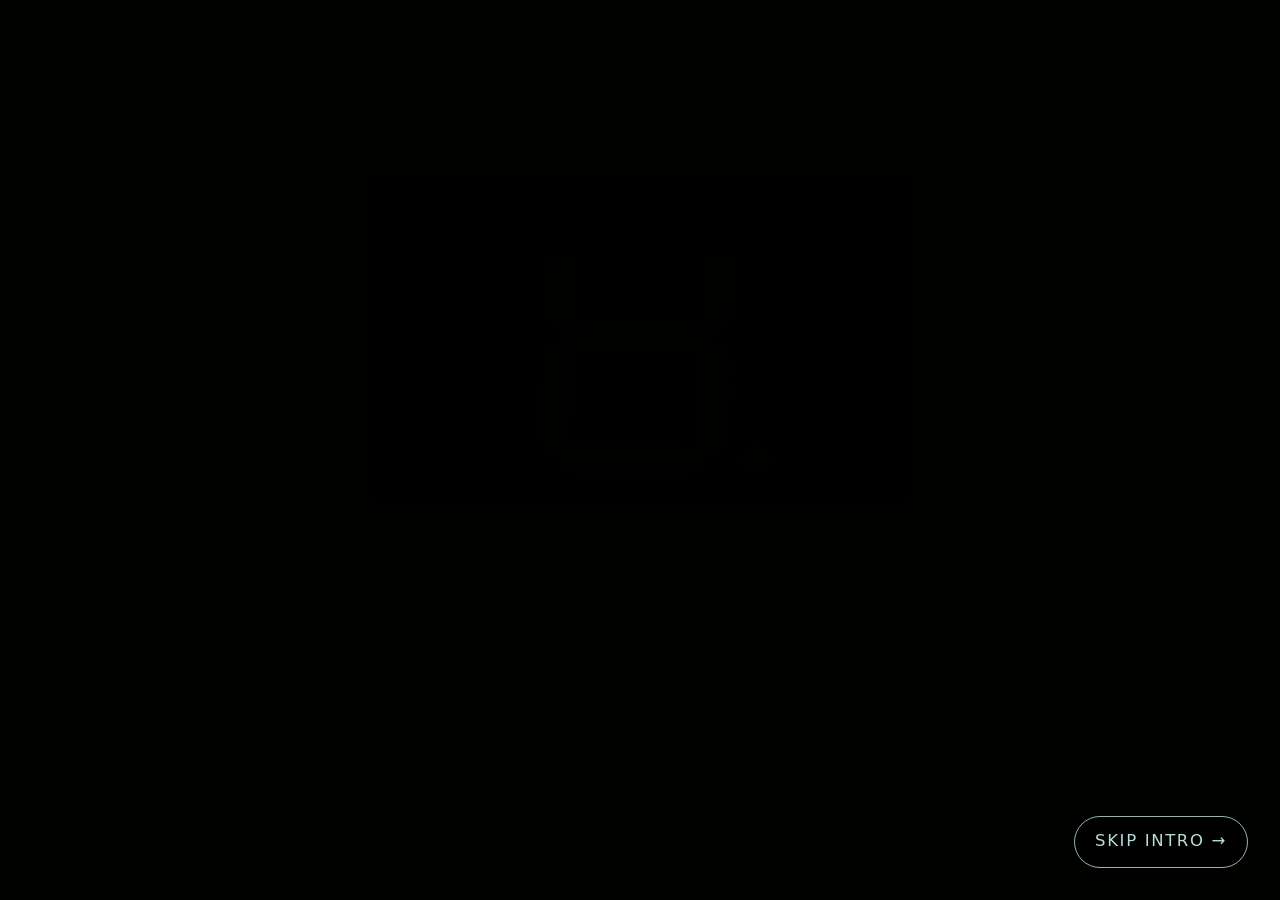
<file: index.html>
<!doctype html>
<html lang="en" class="vfd-intro-pending">
  <head>
    <meta charset="utf-8">
    <meta name="viewport" content="width=device-width, initial-scale=1">
    <meta name="description" content="Dimension Eight Labs builds open source software, firmware, and embedded systems.">
    <title>Dimension Eight Labs</title>
    <script>
      (() => {
        const storageKey = "dim8labs_intro_seen";
        const forceIntro = new URLSearchParams(window.location.search).get("intro") === "1";
        let redirecting = false;

        try {
          redirecting = !forceIntro && window.localStorage.getItem(storageKey) === "1";
        } catch {
          // Storage can be unavailable in privacy-restricted contexts. In that
          // case, allow the intro to run rather than blocking the site.
        }

        window.dim8IntroConfig = { storageKey, forceIntro, redirecting };
        if (redirecting) window.location.replace("/portfolio/");
      })();
    </script>
    <link rel="icon" type="image/png" sizes="32x32" href="/favicon-32x32.png">
    <link rel="icon" type="image/x-icon" href="/favicon.ico">
    <link rel="apple-touch-icon" sizes="180x180" href="/apple-touch-icon.png">
    <link rel="stylesheet" href="css/main.css?v=intro-runtime-2">
    <script>
      window.dim8IntroFallbackTimer = window.setTimeout(() => {
        window.location.replace("/portfolio/");
      }, 2000);
    </script>
    <noscript>
      <meta http-equiv="refresh" content="0; url=/portfolio/">
    </noscript>
    <script src="js/main.js?v=intro-runtime-3" defer></script>
  </head>
  <body>
    <main>
      <figure class="logo-frame">
        <img
          class="logo"
          src="images/dim8-vfd-logo.png"
          alt="DIM8 vacuum fluorescent display logo"
        >
      </figure>
      <h1 class="dim8labstext">Dimension Eight Labs</h1>
      <p class="tagline">Open source software, firmware, and embedded systems.</p>
    </main>

    <div class="vfd-startup" data-vfd-startup style="--text-reveal-edge: 24%; --cursor-edge: 25%;">
      <div class="vfd-startup__display" aria-hidden="true">
        <div class="logo-frame vfd-startup__frame">
          <img class="logo vfd-startup__logo vfd-startup__logo--off" src="images/dim8-vfd-logo.png" alt="">
          <img class="logo vfd-startup__logo vfd-startup__logo--partial-a" src="images/dim8-vfd-logo.png" alt="">
          <img class="logo vfd-startup__logo vfd-startup__logo--partial-b" src="images/dim8-vfd-logo.png" alt="">
          <img class="logo vfd-startup__logo vfd-startup__logo--lit" src="images/dim8-vfd-logo.png" alt="">
          <img class="logo vfd-startup__logo vfd-startup__logo--mark" src="images/dim8-vfd-logo.png" alt="">
          <img class="logo vfd-startup__logo vfd-startup__logo--text" src="images/dim8-vfd-logo.png" alt="">
          <span class="vfd-startup__cursor" aria-hidden="true"></span>
          <div class="vfd-startup__heaters">
            <span></span>
            <span></span>
            <span></span>
          </div>
        </div>
      </div>
      <a class="vfd-startup__skip" href="/portfolio/" data-vfd-startup-skip>SKIP INTRO →</a>
    </div>
  </body>
</html>
</file>
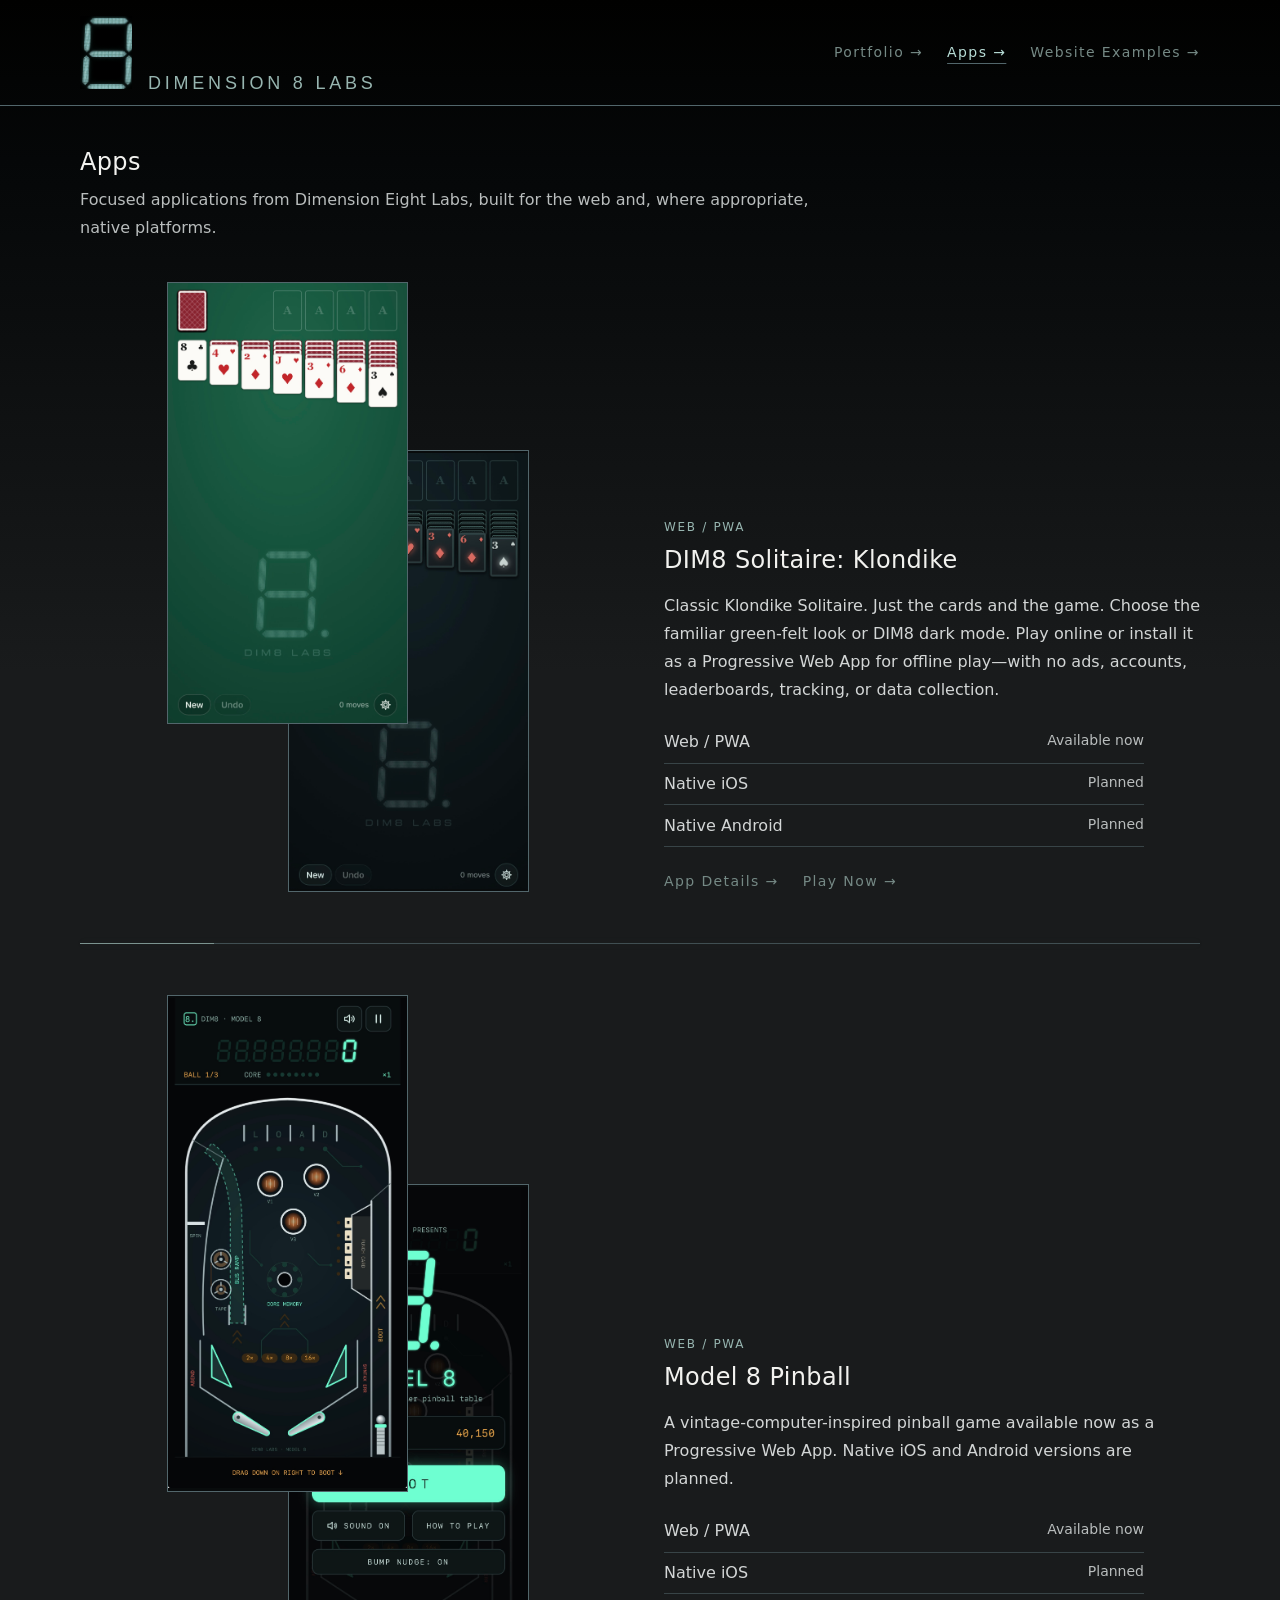
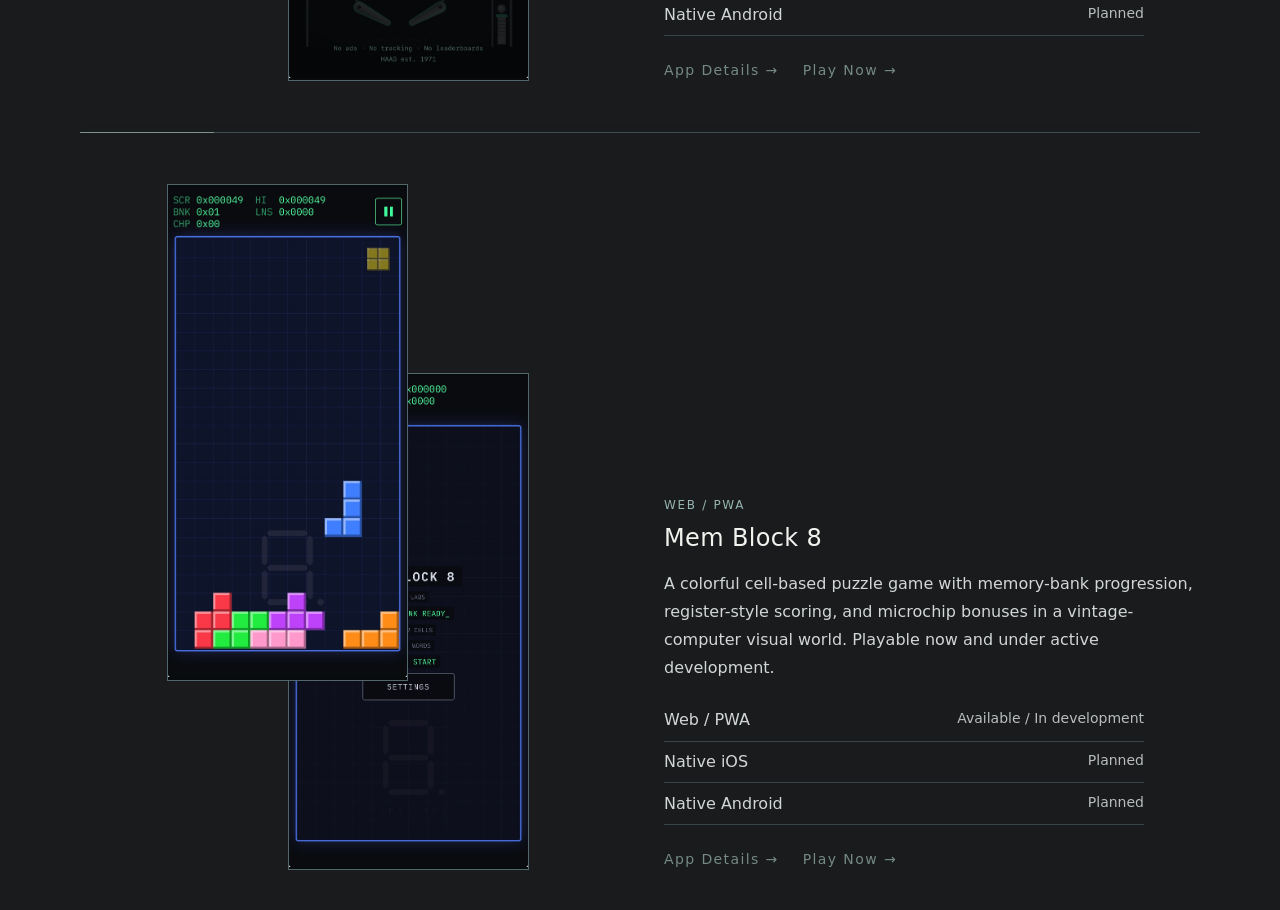
<file: apps/index.html>
<!doctype html>
<html lang="en">
  <head>
    <meta charset="utf-8">
    <meta name="viewport" content="width=device-width, initial-scale=1">
    <meta name="description" content="Applications from Dimension Eight Labs for the web and future native platforms.">
    <title>Apps — Dimension Eight Labs</title>
    <link rel="icon" type="image/png" sizes="32x32" href="/favicon-32x32.png">
    <link rel="icon" type="image/x-icon" href="/favicon.ico">
    <link rel="apple-touch-icon" sizes="180x180" href="/apple-touch-icon.png">
    <link rel="stylesheet" href="../css/main.css?v=interior-content-4">
    <link rel="stylesheet" href="../css/interior.css?v=interior-content-5">
    <link rel="stylesheet" href="../css/apps.css?v=apps-4">
    <script src="../js/interior.js?v=interior-content-5" defer></script>
  </head>
  <body class="interior-page">
    <a class="dim8-link skip-link" href="#main-content">Skip to content →</a>
    <dim8-header current-page="apps"></dim8-header>
    <main id="main-content" class="interior-main apps-index" tabindex="-1" aria-label="Apps">
      <header class="apps-introduction">
        <h1>Apps</h1>
        <p>Focused applications from Dimension Eight Labs, built for the web and, where appropriate, native platforms.</p>
      </header>
      <div class="portfolio-projects apps-list">
        <!-- Repeat this article for future apps. App-specific fields such as
             platforms and links may be omitted when they do not apply. -->
        <article class="project-entry app-entry" aria-labelledby="app-solitaire-title">
          <a class="project-media app-entry__media app-entry__media--themes" href="solitaire/" aria-label="DIM8 Solitaire: Klondike — App Details, classic and dark themes" style="--project-image-ratio: 1755 / 2124;">
            <img class="app-entry__theme-shot app-entry__theme-shot--classic" src="../images/mobile-apps/solitaire-klondike/regular-theme-light.JPEG" width="1170" height="2144" alt="Classic Solitaire theme on green felt." decoding="async">
            <img class="app-entry__theme-shot app-entry__theme-shot--dark" src="../images/mobile-apps/solitaire-klondike/dim8-theme-dark.JPEG" width="1170" height="2124" alt="DIM8 dark Solitaire theme with illuminated seven-segment branding." decoding="async">
          </a>
          <div class="project-copy">
            <p class="app-eyebrow">Web / PWA</p>
            <h2 id="app-solitaire-title" class="project-title">DIM8 Solitaire: Klondike</h2>
            <p class="project-summary">Classic Klondike Solitaire. Just the cards and the game. Choose the familiar green-felt look or DIM8 dark mode. Play online or install it as a Progressive Web App for offline play—with no ads, accounts, leaderboards, tracking, or data collection.</p>
            <ul class="app-platforms" aria-label="Platform availability">
              <li><span>Web / PWA</span><strong>Available now</strong></li>
              <li><span>Native iOS</span><strong>Planned</strong></li>
              <li><span>Native Android</span><strong>Planned</strong></li>
            </ul>
            <div class="project-actions">
              <a class="dim8-link" href="solitaire/">App Details →</a>
              <a class="dim8-link" href="https://rhaag71.github.io/klondike/" target="_blank" rel="noopener noreferrer">Play Now →</a>
            </div>
          </div>
        </article>
        <article class="project-entry app-entry" aria-labelledby="app-model-8-pinball-title">
          <a class="project-media app-entry__media app-entry__media--screenshots" href="model-8-pinball/" aria-label="Model 8 Pinball — App Details, start and play screens" style="--project-image-ratio: 1755 / 2391;">
            <img class="app-entry__screenshot app-entry__screenshot--background" src="../images/mobile-apps/model-8-pinball/model-8-pinball-startScreen.jpg" width="1170" height="2391" alt="Model 8 Pinball start screen with a glowing Model 8 logo and Boot button." loading="lazy" decoding="async">
            <img class="app-entry__screenshot app-entry__screenshot--foreground" src="../images/mobile-apps/model-8-pinball/model-8-pinball-playScreen.jpg" width="1170" height="2391" alt="Model 8 Pinball play screen showing the vintage-computer-inspired pinball table." loading="lazy" decoding="async">
          </a>
          <div class="project-copy">
            <p class="app-eyebrow">Web / PWA</p>
            <h2 id="app-model-8-pinball-title" class="project-title">Model 8 Pinball</h2>
            <p class="project-summary">A vintage-computer-inspired pinball game available now as a Progressive Web App. Native iOS and Android versions are planned.</p>
            <ul class="app-platforms" aria-label="Platform availability">
              <li><span>Web / PWA</span><strong>Available now</strong></li>
              <li><span>Native iOS</span><strong>Planned</strong></li>
              <li><span>Native Android</span><strong>Planned</strong></li>
            </ul>
            <div class="project-actions">
              <a class="dim8-link" href="model-8-pinball/">App Details →</a>
              <a class="dim8-link" href="https://dim8labs.com/model8-pinball/" target="_blank" rel="noopener noreferrer">Play Now →</a>
            </div>
          </div>
        </article>
        <article class="project-entry app-entry" aria-labelledby="app-mem-block-8-title">
          <a class="project-media app-entry__media app-entry__media--screenshots" href="mem-block-8/" aria-label="Mem Block 8 — App Details, start and play screens" style="--project-image-ratio: 1755 / 2391;">
            <img class="app-entry__screenshot app-entry__screenshot--background" src="../images/mobile-apps/mem-block-8/mem-block-8-startScreen.jpg" width="1170" height="2391" alt="Mem Block 8 start screen with a memory-register display, blue grid, and Tap to Start prompt." loading="lazy" decoding="async">
            <img class="app-entry__screenshot app-entry__screenshot--foreground" src="../images/mobile-apps/mem-block-8/mem-block-8-playScreen.jpg" width="1170" height="2391" alt="Mem Block 8 play screen showing colorful cell pieces descending into the memory well." loading="lazy" decoding="async">
          </a>
          <div class="project-copy">
            <p class="app-eyebrow">Web / PWA</p>
            <h2 id="app-mem-block-8-title" class="project-title">Mem Block 8</h2>
            <p class="project-summary">A colorful cell-based puzzle game with memory-bank progression, register-style scoring, and microchip bonuses in a vintage-computer visual world. Playable now and under active development.</p>
            <ul class="app-platforms" aria-label="Platform availability">
              <li><span>Web / PWA</span><strong>Available / In development</strong></li>
              <li><span>Native iOS</span><strong>Planned</strong></li>
              <li><span>Native Android</span><strong>Planned</strong></li>
            </ul>
            <div class="project-actions">
              <a class="dim8-link" href="mem-block-8/">App Details →</a>
              <a class="dim8-link" href="https://dim8labs.com/mem-block-8/" target="_blank" rel="noopener noreferrer">Play Now →</a>
            </div>
          </div>
        </article>
      </div>
      <noscript><p class="interior-note">JavaScript is needed for the navigation.</p></noscript>
    </main>
  </body>
</html>
</file>
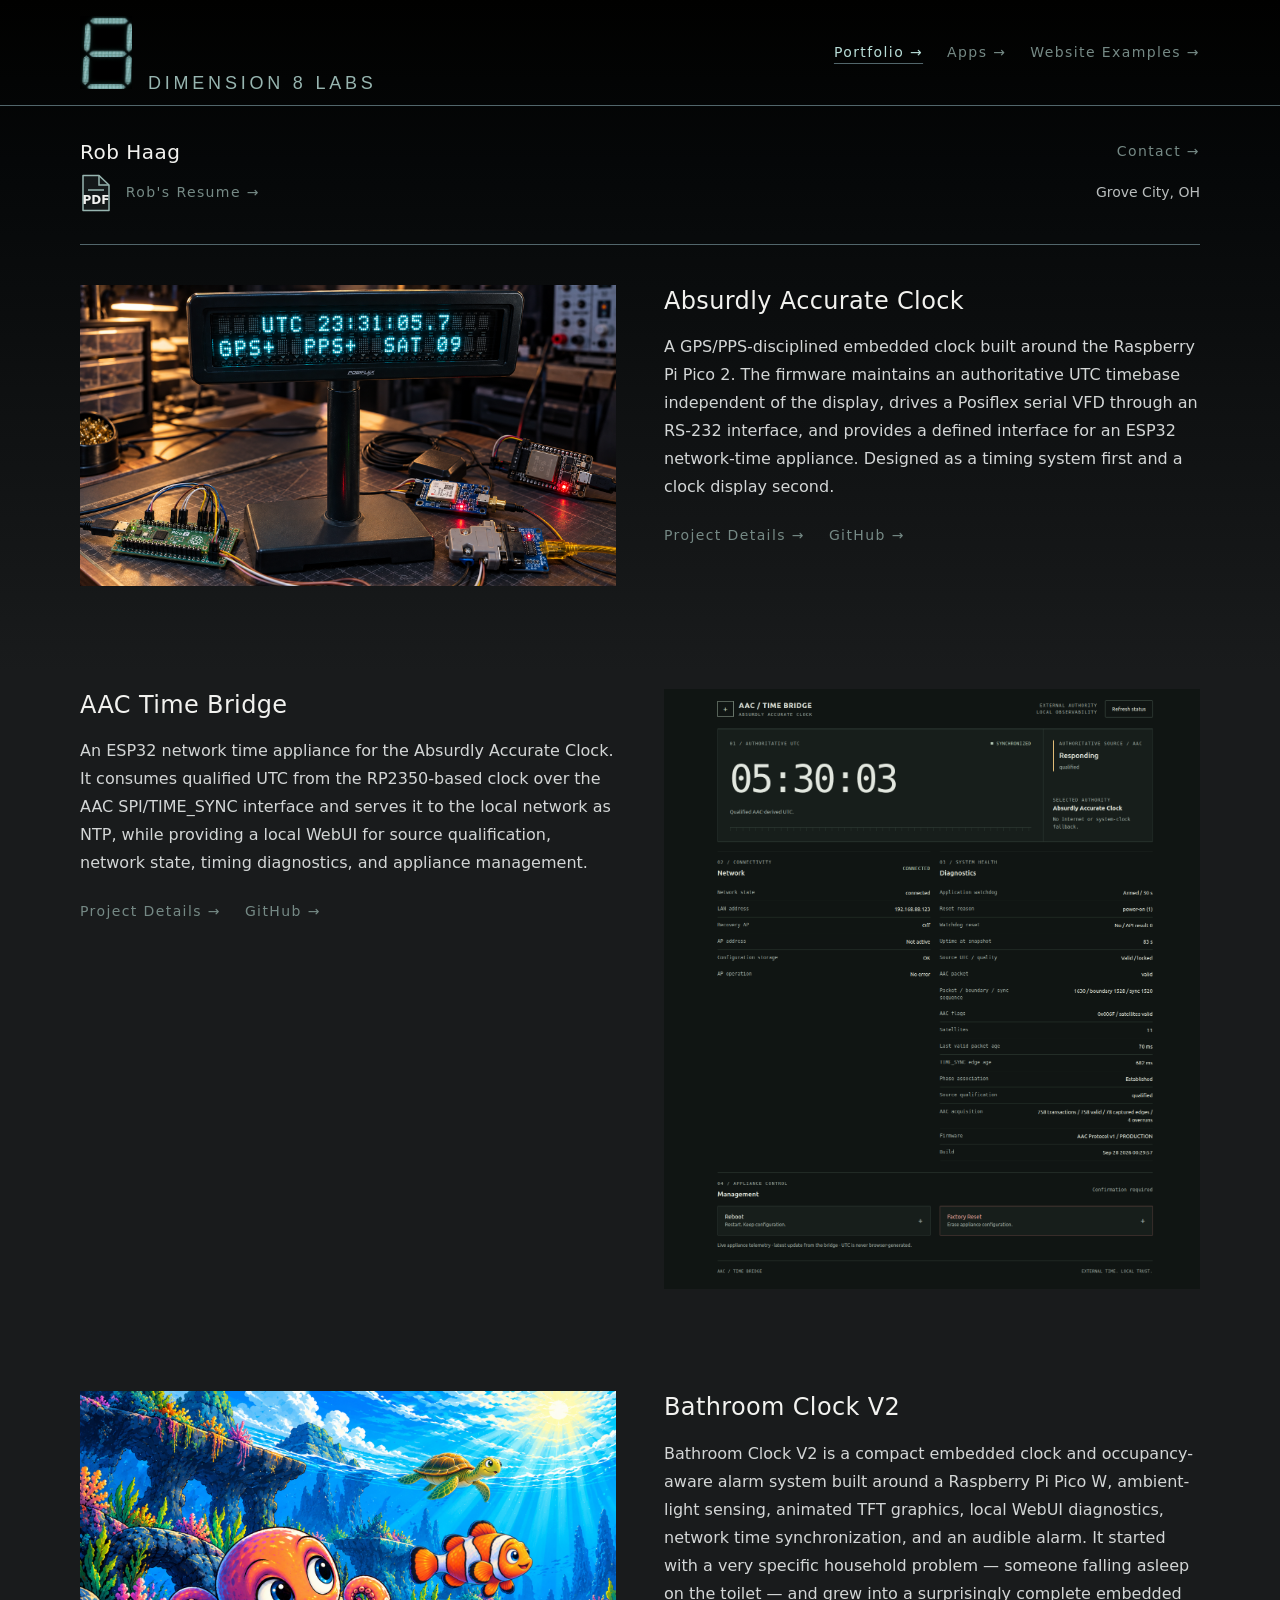
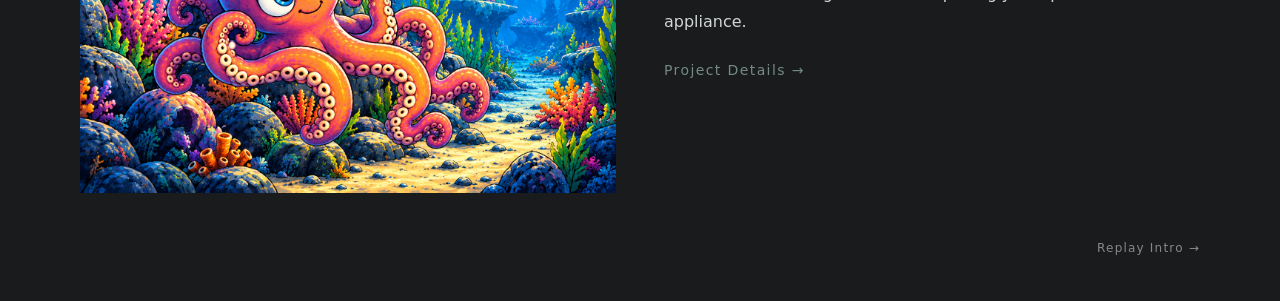
<file: portfolio/index.html>
<!doctype html>
<html lang="en">
  <head>
    <meta charset="utf-8">
    <meta name="viewport" content="width=device-width, initial-scale=1">
    <meta name="description" content="Rob Haag's engineering portfolio at Dimension Eight Labs.">
    <title>Portfolio — Dimension Eight Labs</title>
    <link rel="icon" type="image/png" sizes="32x32" href="/favicon-32x32.png">
    <link rel="icon" type="image/x-icon" href="/favicon.ico">
    <link rel="apple-touch-icon" sizes="180x180" href="/apple-touch-icon.png">
    <link rel="stylesheet" href="../css/main.css?v=interior-content-4">
    <link rel="stylesheet" href="../css/interior.css?v=intro-replay-1">
    <script src="../js/interior.js?v=interior-content-5" defer></script>
  </head>
  <body class="interior-page">
    <a class="dim8-link skip-link" href="#main-content">Skip to content →</a>
    <dim8-header current-page="portfolio"></dim8-header>
    <main id="main-content" class="interior-main" tabindex="-1" aria-label="Portfolio">
      <div class="identity-strip">
        <div class="identity-group">
          <h1>Rob Haag</h1>
          <a class="dim8-link resume-link" href="../images/document-assets/Rob_Haag_Resume.pdf">
            <svg class="pdf-document" viewBox="0 0 32 38" aria-hidden="true" focusable="false">
              <path d="M3 1.5h16L29 11v25.5H3z" fill="currentColor" fill-opacity=".1" stroke="currentColor" stroke-width="1.5" stroke-linejoin="round"/>
              <path d="M19 1.5V11h10M8 16h16" fill="none" stroke="currentColor" stroke-width="1.5"/>
              <text x="16" y="30" text-anchor="middle" fill="var(--content-heading)" font-size="12" font-weight="600" letter-spacing="0">PDF</text>
            </svg>
            Rob's Resume →
          </a>
        </div>
        <div class="identity-group identity-group--details">
          <button class="dim8-link" type="button" data-contact-open aria-haspopup="dialog" aria-controls="contact-dialog">Contact →</button>
          <span class="location">Grove City, OH</span>
        </div>
      </div>
      <div id="portfolio-projects" class="portfolio-projects">
        <!-- Repeat this image-first article structure for future projects.
             Shared CSS alternates the columns on desktop and restores image-first on mobile. -->
        <article class="project-entry" aria-labelledby="project-clock-title">
          <a class="project-media" href="projects/absurdly-accurate-clock/" aria-label="Absurdly Accurate Clock — Project Details" style="--project-image-ratio: 1672 / 941;">
            <img src="../images/AAC-Clock-Project-Page-Image.png" width="1672" height="941" alt="Absurdly Accurate Clock project visualization showing the VFD and prototype electronics on a workbench." decoding="async">
          </a>
          <div class="project-copy">
            <h2 id="project-clock-title" class="project-title">Absurdly Accurate Clock</h2>
            <p class="project-summary">A GPS/PPS-disciplined embedded clock built around the Raspberry Pi Pico 2. The firmware maintains an authoritative UTC timebase independent of the display, drives a Posiflex serial VFD through an RS-232 interface, and provides a defined interface for an ESP32 network-time appliance. Designed as a timing system first and a clock display second.</p>
            <div class="project-actions">
              <a class="dim8-link" href="projects/absurdly-accurate-clock/">Project Details →</a>
              <a class="dim8-link" href="https://github.com/rhaag71/absurdly-accurate-clock" target="_blank" rel="noopener noreferrer">GitHub →</a>
            </div>
          </div>
        </article>
        <article class="project-entry" aria-labelledby="project-aac-time-bridge-title">
          <a class="project-media" href="projects/aac-time-bridge/" aria-label="AAC Time Bridge — Project Details" style="--project-image-ratio: 1350 / 1511;">
            <img src="../images/AAC-BRIDGE-WEBUI-Screenshot.png" width="1350" height="1511" alt="AAC Time Bridge WebUI showing source qualification, network state, and timing diagnostics." decoding="async">
          </a>
          <div class="project-copy">
            <h2 id="project-aac-time-bridge-title" class="project-title">AAC Time Bridge</h2>
            <p class="project-summary">An ESP32 network time appliance for the Absurdly Accurate Clock. It consumes qualified UTC from the RP2350-based clock over the AAC SPI/TIME_SYNC interface and serves it to the local network as NTP, while providing a local WebUI for source qualification, network state, timing diagnostics, and appliance management.</p>
            <div class="project-actions">
              <a class="dim8-link" href="projects/aac-time-bridge/">Project Details →</a>
              <a class="dim8-link" href="https://github.com/rhaag71/aac-time-bridge" target="_blank" rel="noopener noreferrer">GitHub →</a>
            </div>
          </div>
        </article>
        <article class="project-entry" aria-labelledby="project-bathroom-clock-title">
          <a class="project-media" href="projects/bathroom-clock-v2/" aria-label="Bathroom Clock V2 — Project Details" style="--project-image-ratio: 1448 / 1086;">
            <img src="../images/portfolio/bathroom-clock-v2/normal-day-composition.png" width="1448" height="1086" alt="Bathroom Clock V2 daytime aquarium scene with an octopus, clownfish, turtle, and coral reef." decoding="async">
          </a>
          <div class="project-copy">
            <h2 id="project-bathroom-clock-title" class="project-title">Bathroom Clock V2</h2>
            <p class="project-summary">Bathroom Clock V2 is a compact embedded clock and occupancy-aware alarm system built around a Raspberry Pi Pico W, ambient-light sensing, animated TFT graphics, local WebUI diagnostics, network time synchronization, and an audible alarm. It started with a very specific household problem — someone falling asleep on the toilet — and grew into a surprisingly complete embedded appliance.</p>
            <div class="project-actions">
              <a class="dim8-link" href="projects/bathroom-clock-v2/">Project Details →</a>
            </div>
          </div>
        </article>
      </div>
      <nav class="portfolio-replay" aria-label="Portfolio utilities">
        <a class="dim8-link" href="/?intro=1">Replay Intro →</a>
      </nav>
      <noscript><p class="interior-note">JavaScript is needed for the navigation and contact form.</p></noscript>
    </main>

    <dialog id="contact-dialog" class="contact-dialog" aria-labelledby="contact-title" aria-describedby="contact-status">
      <div class="contact-heading">
        <h2 id="contact-title">Contact</h2>
        <button class="modal-control" type="button" data-contact-close aria-label="Close contact form">Close</button>
      </div>
      <form class="contact-form" method="dialog" data-contact-form>
        <label for="contact-name">Name</label>
        <input id="contact-name" name="name" autocomplete="name" required autofocus>
        <label for="contact-email">Email</label>
        <input id="contact-email" name="email" type="email" autocomplete="email" required>
        <label for="contact-subject">Subject</label>
        <input id="contact-subject" name="subject" required>
        <label for="contact-message">Message</label>
        <textarea id="contact-message" name="message" rows="5" required></textarea>
        <div id="contact-turnstile" data-sitekey="0x4AAAAAAFXJYJNLICTuF6vb" role="group" aria-label="Spam protection"></div>
        <div hidden aria-hidden="true">
          <label for="contact-website">Leave this field empty</label>
          <input id="contact-website" name="website" type="text" tabindex="-1" autocomplete="off">
        </div>
        <p id="contact-status" class="interior-note" role="status" aria-live="polite">Complete the security check to send your message.</p>
        <button class="form-submit" type="submit">Send message</button>
      </form>
    </dialog>
  </body>
</html>
</file>
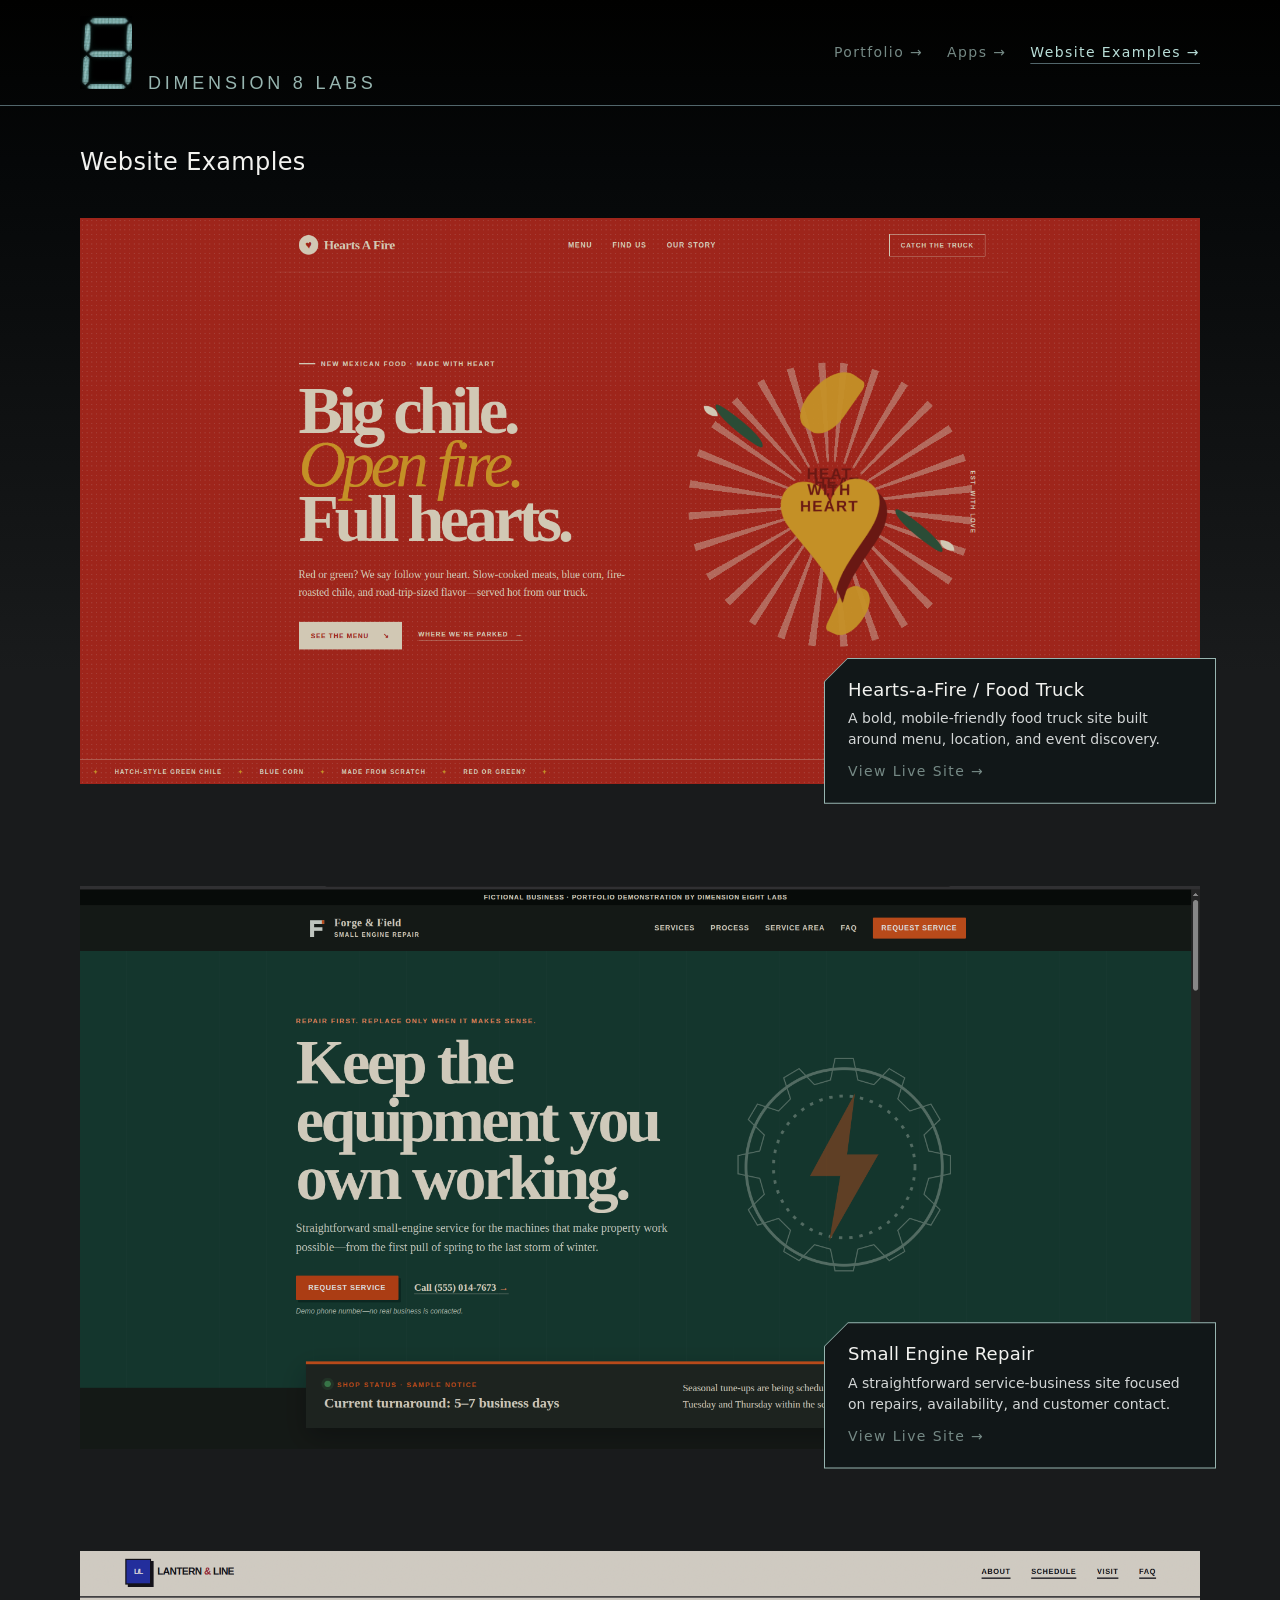
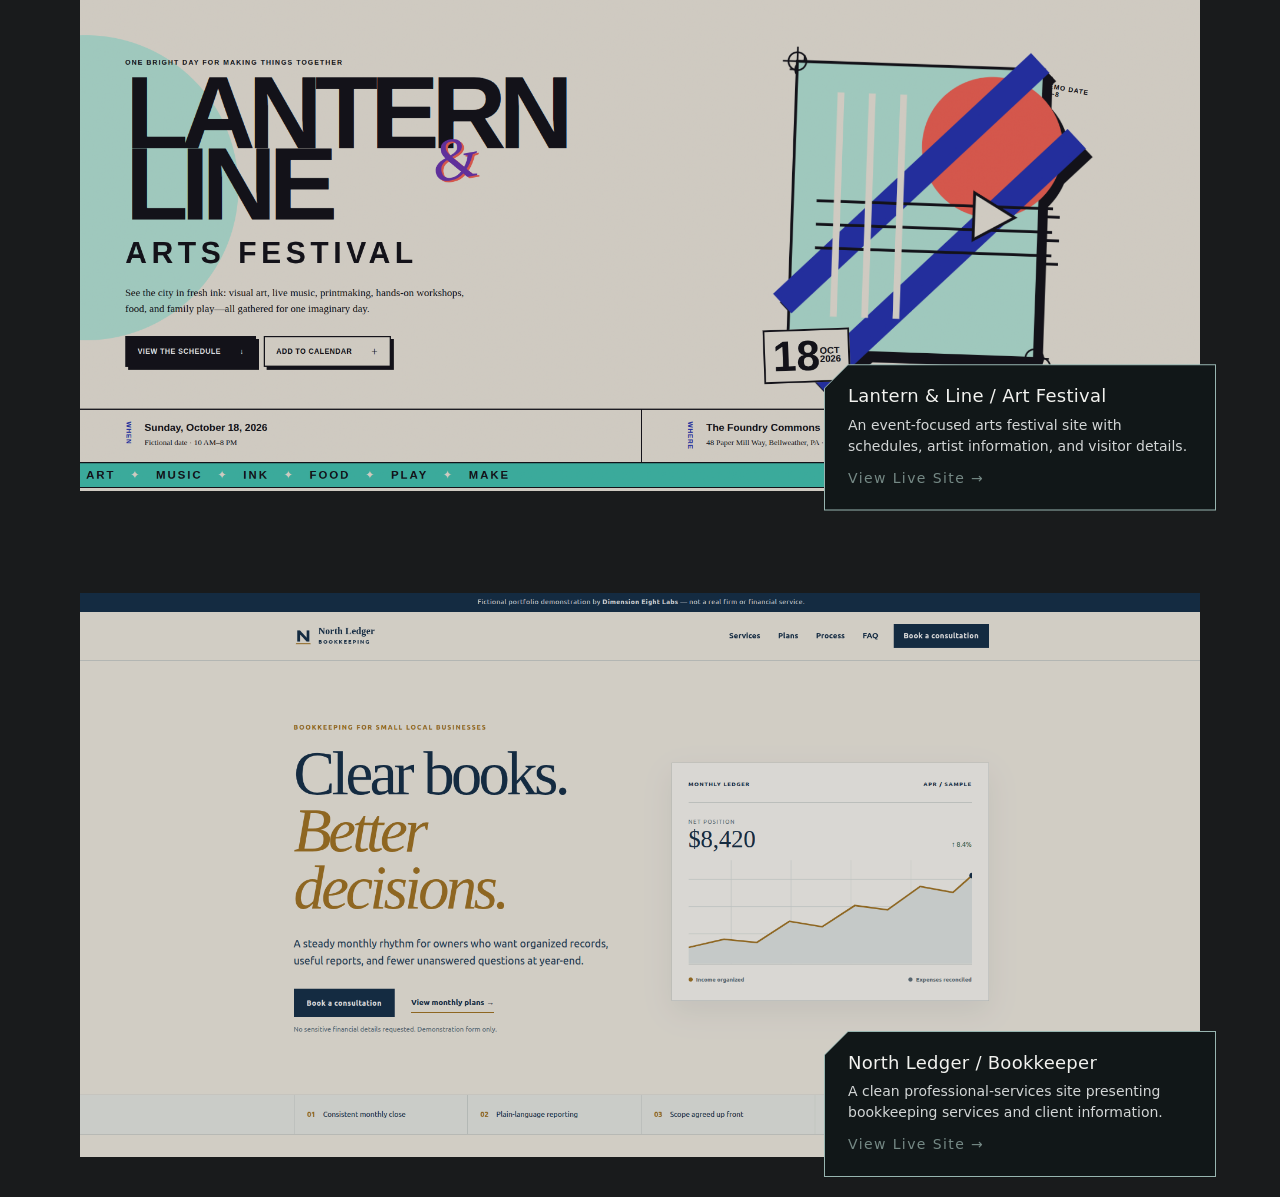
<file: website-examples/index.html>
<!doctype html>
<html lang="en">
  <head>
    <meta charset="utf-8">
    <meta name="viewport" content="width=device-width, initial-scale=1">
    <meta name="description" content="Website examples at Dimension Eight Labs.">
    <title>Website Examples — Dimension Eight Labs</title>
    <link rel="icon" type="image/png" sizes="32x32" href="/favicon-32x32.png">
    <link rel="icon" type="image/x-icon" href="/favicon.ico">
    <link rel="apple-touch-icon" sizes="180x180" href="/apple-touch-icon.png">
    <link rel="stylesheet" href="../css/main.css?v=interior-content-4">
    <link rel="stylesheet" href="../css/interior.css?v=interior-content-5">
    <link rel="stylesheet" href="../css/website-examples.css?v=examples-1">
    <script src="../js/interior.js?v=interior-content-5" defer></script>
  </head>
  <body class="interior-page">
    <a class="dim8-link skip-link" href="#main-content">Skip to content →</a>
    <dim8-header current-page="website-examples"></dim8-header>
    <main id="main-content" class="interior-main website-examples" tabindex="-1">
      <h1>Website Examples</h1>
      <div class="website-examples__list">
        <figure class="website-example">
          <a class="website-example__image-link" href="https://foodtruck.dim8labs.com" target="_blank" rel="noopener noreferrer" aria-label="Open Hearts-a-Fire / Food Truck website">
            <img src="../images/website-examples/foodTruck.png" alt="Screenshot of the Hearts-a-Fire / Food Truck website" width="1899" height="959">
          </a>
          <figcaption class="website-example__info">
            <h2>Hearts-a-Fire / Food Truck</h2>
            <p>A bold, mobile-friendly food truck site built around menu, location, and event discovery.</p>
            <a class="dim8-link" href="https://foodtruck.dim8labs.com" target="_blank" rel="noopener noreferrer">View Live Site →</a>
          </figcaption>
        </figure>
        <figure class="website-example">
          <a class="website-example__image-link" href="https://repair.dim8labs.com" target="_blank" rel="noopener noreferrer" aria-label="Open Small Engine Repair website">
            <img src="../images/website-examples/smallEngine.png" alt="Screenshot of the Small Engine Repair website" width="1920" height="964">
          </a>
          <figcaption class="website-example__info">
            <h2>Small Engine Repair</h2>
            <p>A straightforward service-business site focused on repairs, availability, and customer contact.</p>
            <a class="dim8-link" href="https://repair.dim8labs.com" target="_blank" rel="noopener noreferrer">View Live Site →</a>
          </figcaption>
        </figure>
        <figure class="website-example">
          <a class="website-example__image-link" href="https://lantern.dim8labs.com" target="_blank" rel="noopener noreferrer" aria-label="Open Lantern &amp; Line / Art Festival website">
            <img src="../images/website-examples/artFestival.png" alt="Screenshot of the Lantern &amp; Line / Art Festival website" width="1903" height="917">
          </a>
          <figcaption class="website-example__info">
            <h2>Lantern &amp; Line / Art Festival</h2>
            <p>An event-focused arts festival site with schedules, artist information, and visitor details.</p>
            <a class="dim8-link" href="https://lantern.dim8labs.com" target="_blank" rel="noopener noreferrer">View Live Site →</a>
          </figcaption>
        </figure>
        <figure class="website-example">
          <a class="website-example__image-link" href="https://ledger.dim8labs.com" target="_blank" rel="noopener noreferrer" aria-label="Open North Ledger / Bookkeeper website">
            <img src="../images/website-examples/Bookkeeper.png" alt="Screenshot of the North Ledger / Bookkeeper website" width="1901" height="958">
          </a>
          <figcaption class="website-example__info">
            <h2>North Ledger / Bookkeeper</h2>
            <p>A clean professional-services site presenting bookkeeping services and client information.</p>
            <a class="dim8-link" href="https://ledger.dim8labs.com" target="_blank" rel="noopener noreferrer">View Live Site →</a>
          </figcaption>
        </figure>
      </div>
      <noscript><p class="interior-note">JavaScript is needed for the navigation.</p></noscript>
    </main>
  </body>
</html>
</file>
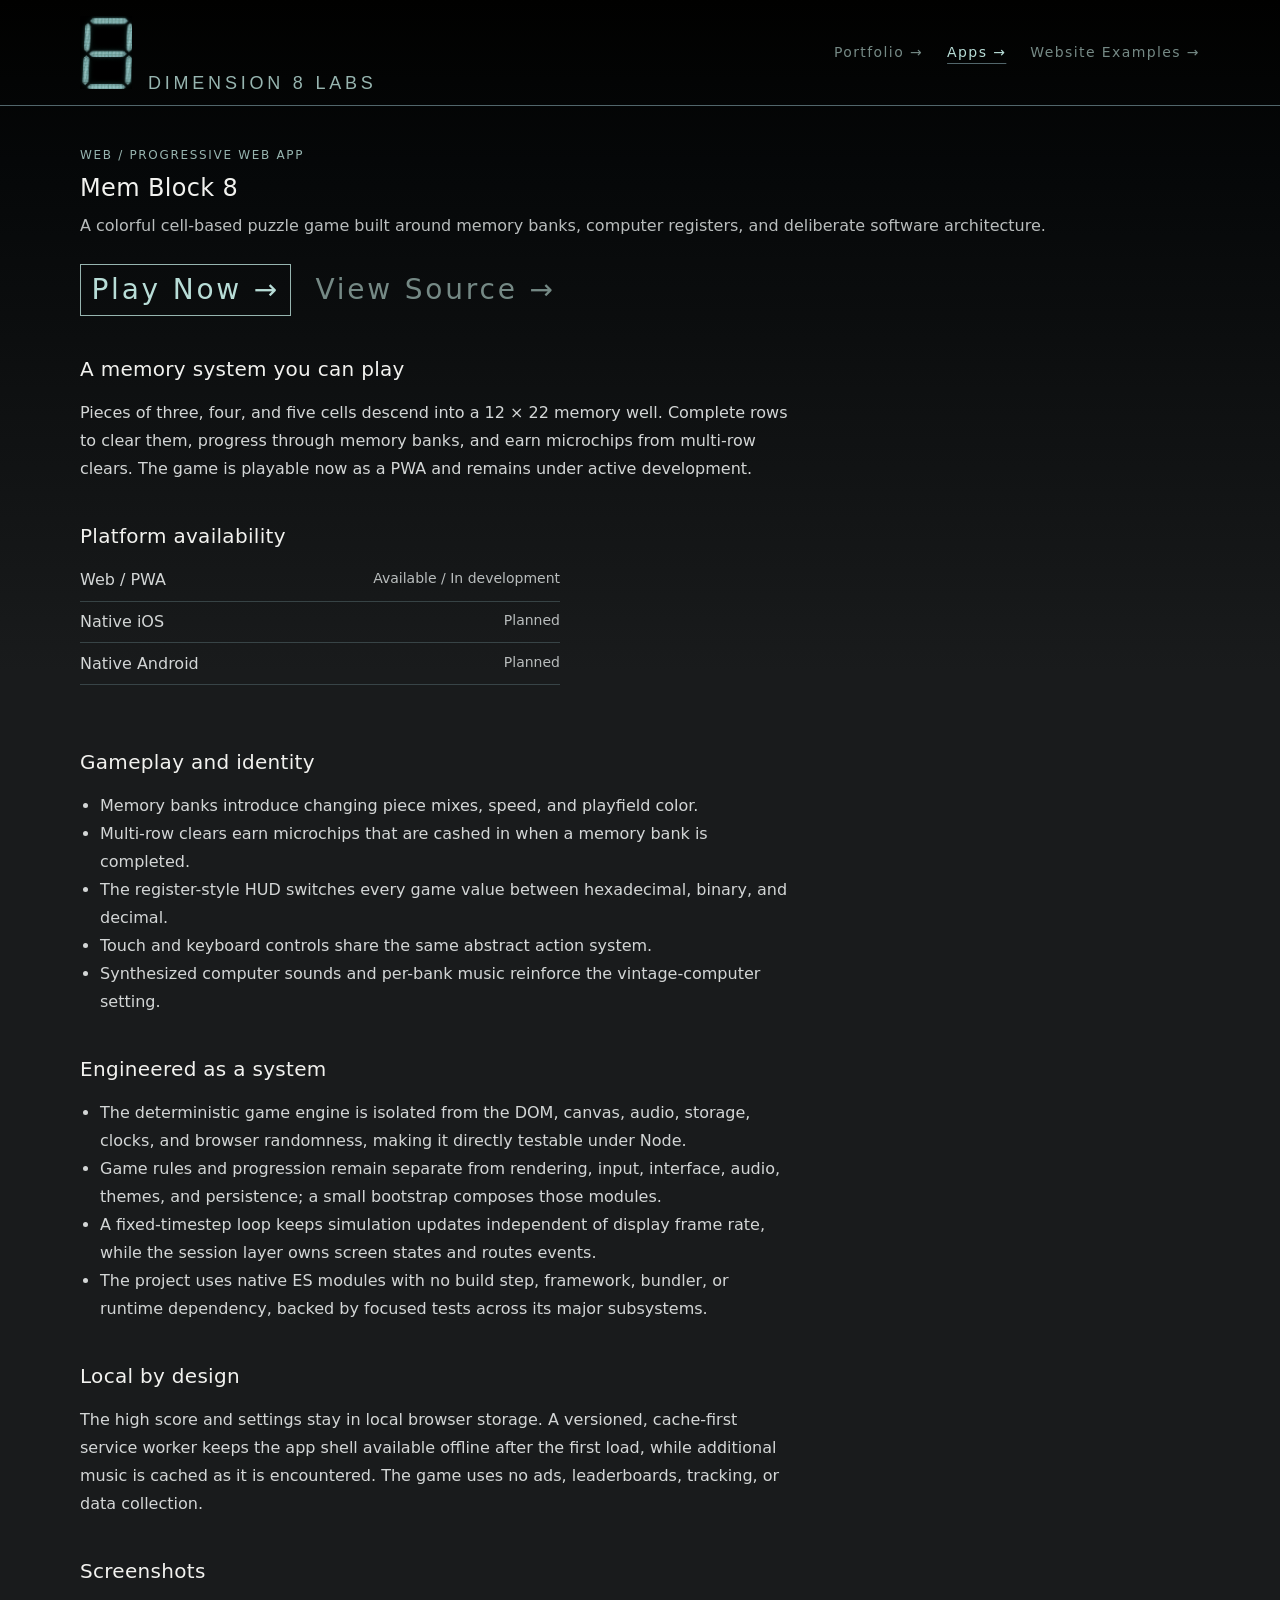
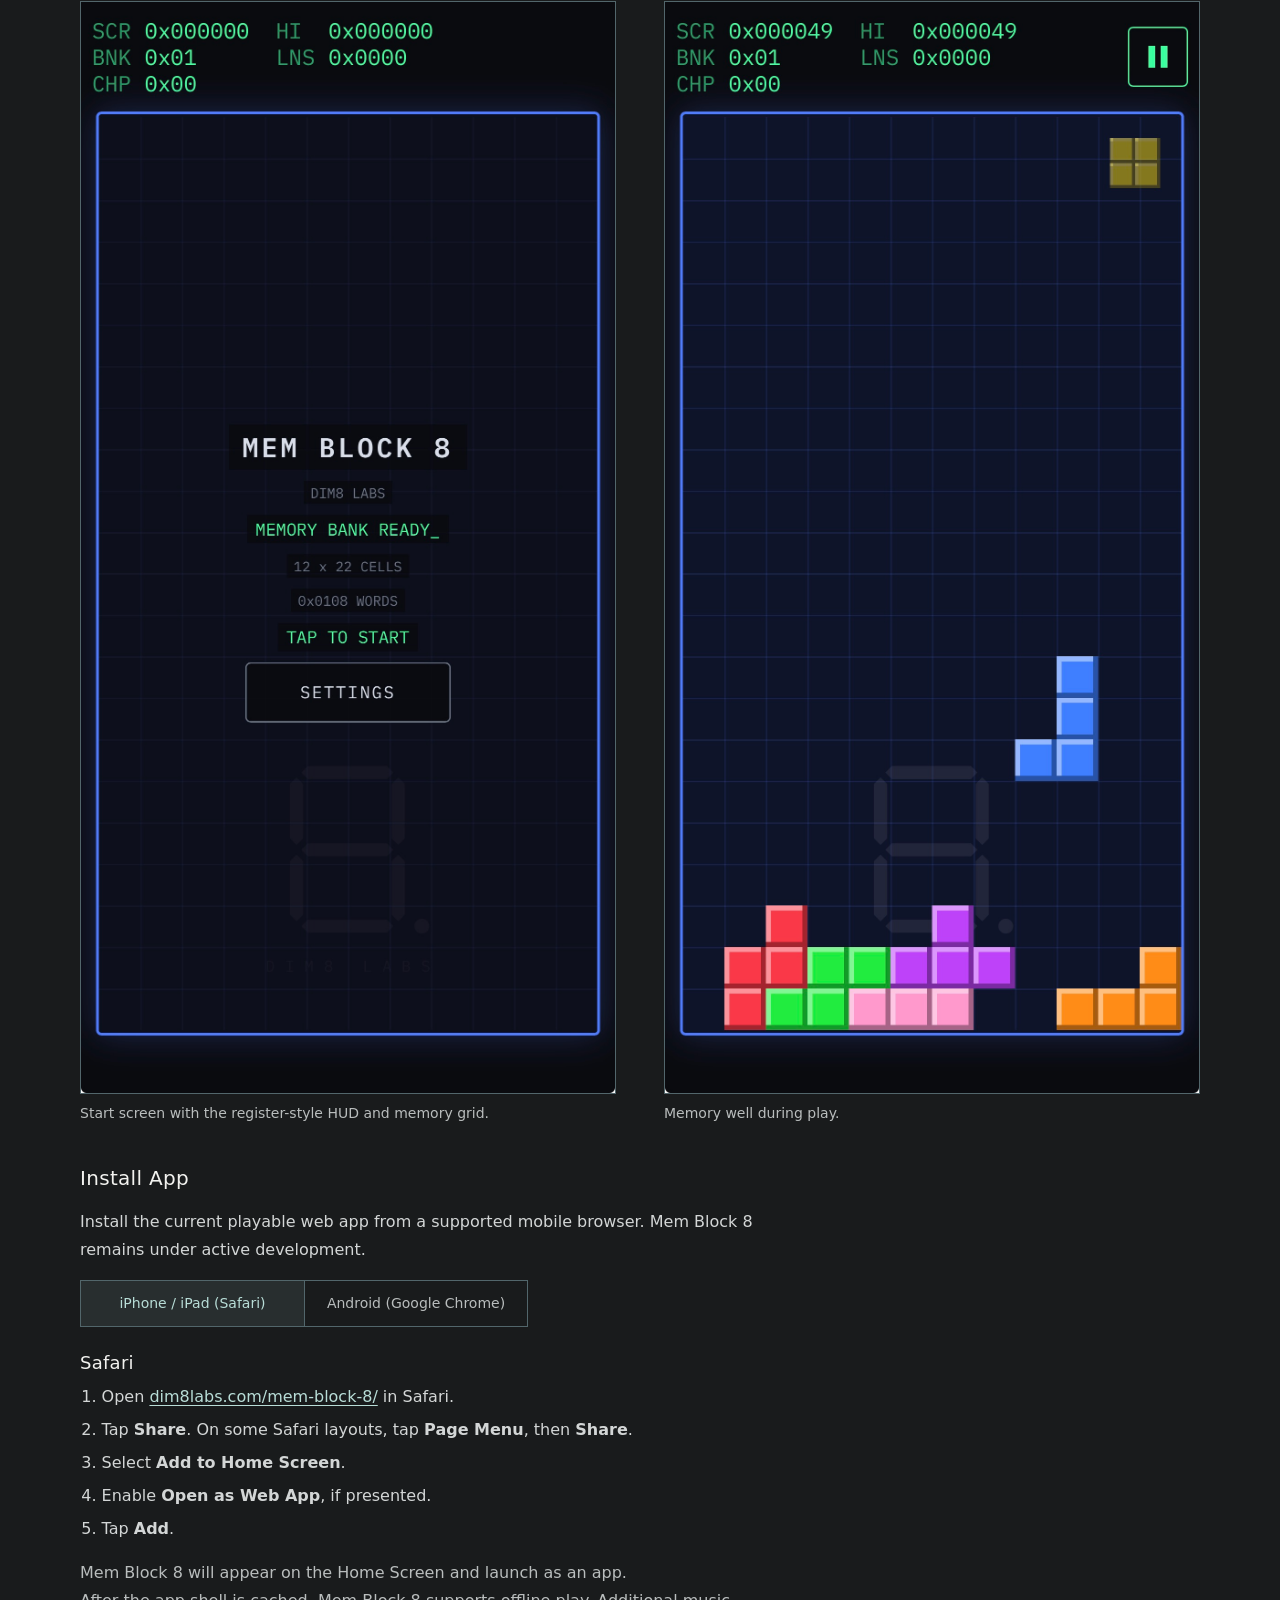
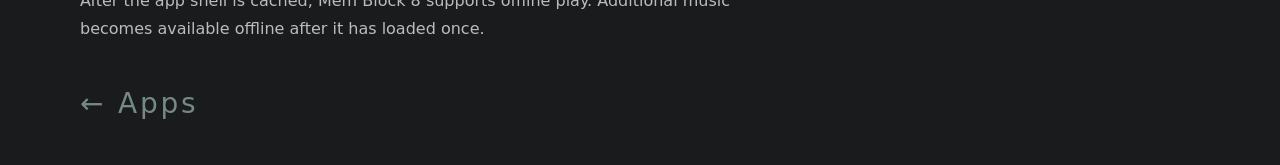
<file: apps/mem-block-8/index.html>
<!doctype html>
<html lang="en">
  <head>
    <meta charset="utf-8">
    <meta name="viewport" content="width=device-width, initial-scale=1">
    <meta name="description" content="Mem Block 8 is a playable, actively developed puzzle PWA with memory-bank progression and a vintage-computer visual identity.">
    <title>Mem Block 8 — Dimension Eight Labs</title>
    <link rel="icon" type="image/png" sizes="32x32" href="/favicon-32x32.png">
    <link rel="icon" type="image/x-icon" href="/favicon.ico">
    <link rel="apple-touch-icon" sizes="180x180" href="/apple-touch-icon.png">
    <link rel="stylesheet" href="../../css/main.css?v=interior-content-4">
    <link rel="stylesheet" href="../../css/interior.css?v=interior-content-5">
    <link rel="stylesheet" href="../../css/project-detail.css?v=project-navigation-1">
    <link rel="stylesheet" href="../../css/apps.css?v=apps-4">
    <script src="../../js/interior.js?v=interior-content-5" defer></script>
    <script src="../../js/apps.js?v=install-tabs-1" defer></script>
  </head>
  <body class="interior-page">
    <a class="dim8-link skip-link" href="#main-content">Skip to content →</a>
    <dim8-header current-page="apps"></dim8-header>
    <main id="main-content" class="interior-main project-detail app-detail" tabindex="-1">
      <p class="app-eyebrow">Web / Progressive Web App</p>
      <h1>Mem Block 8</h1>
      <p class="app-lede">A colorful cell-based puzzle game built around memory banks, computer registers, and deliberate software architecture.</p>
      <div class="project-actions app-detail__actions" aria-label="Mem Block 8 external links">
        <a class="dim8-link app-action app-action--primary" href="https://dim8labs.com/mem-block-8/" target="_blank" rel="noopener noreferrer">Play Now →</a>
        <a class="dim8-link app-action" href="https://github.com/Dimension-Eight-Labs/mem-block-8" target="_blank" rel="noopener noreferrer">View Source →</a>
      </div>

      <div id="project-detail-content" class="project-detail-content app-detail__content">
        <!-- Project facts are drawn from the repository README, DESIGN.md,
             ARCHITECTURE.md, ROADMAP.md, and service-worker implementation at
             commit 889901ae9be2bb5ec003eb24bdb0e67a5df48f6a. -->
        <section class="case-study-section" aria-labelledby="about-heading">
          <h2 id="about-heading">A memory system you can play</h2>
          <p>Pieces of three, four, and five cells descend into a 12 × 22 memory well. Complete rows to clear them, progress through memory banks, and earn microchips from multi-row clears. The game is playable now as a PWA and remains under active development.</p>
        </section>

        <section class="case-study-section app-platform-section" aria-labelledby="availability-heading">
          <h2 id="availability-heading">Platform availability</h2>
          <ul class="app-platforms app-platforms--detail">
            <li><span>Web / PWA</span><strong>Available / In development</strong></li>
            <li><span>Native iOS</span><strong>Planned</strong></li>
            <li><span>Native Android</span><strong>Planned</strong></li>
          </ul>
        </section>

        <section class="case-study-section" aria-labelledby="gameplay-heading">
          <h2 id="gameplay-heading">Gameplay and identity</h2>
          <ul class="app-feature-list">
            <li>Memory banks introduce changing piece mixes, speed, and playfield color.</li>
            <li>Multi-row clears earn microchips that are cashed in when a memory bank is completed.</li>
            <li>The register-style HUD switches every game value between hexadecimal, binary, and decimal.</li>
            <li>Touch and keyboard controls share the same abstract action system.</li>
            <li>Synthesized computer sounds and per-bank music reinforce the vintage-computer setting.</li>
          </ul>
        </section>

        <section class="case-study-section" aria-labelledby="engineering-heading">
          <h2 id="engineering-heading">Engineered as a system</h2>
          <ul class="app-feature-list">
            <li>The deterministic game engine is isolated from the DOM, canvas, audio, storage, clocks, and browser randomness, making it directly testable under Node.</li>
            <li>Game rules and progression remain separate from rendering, input, interface, audio, themes, and persistence; a small bootstrap composes those modules.</li>
            <li>A fixed-timestep loop keeps simulation updates independent of display frame rate, while the session layer owns screen states and routes events.</li>
            <li>The project uses native ES modules with no build step, framework, bundler, or runtime dependency, backed by focused tests across its major subsystems.</li>
          </ul>
        </section>

        <section class="case-study-section" aria-labelledby="local-heading">
          <h2 id="local-heading">Local by design</h2>
          <p>The high score and settings stay in local browser storage. A versioned, cache-first service worker keeps the app shell available offline after the first load, while additional music is cached as it is encountered. The game uses no ads, leaderboards, tracking, or data collection.</p>
        </section>

        <section class="case-study-section app-screenshots" aria-labelledby="screenshots-heading">
          <h2 id="screenshots-heading">Screenshots</h2>
          <div class="app-gallery">
            <figure>
              <img src="../../images/mobile-apps/mem-block-8/mem-block-8-startScreen.jpg" width="1170" height="2391" alt="Mem Block 8 start screen with score, memory-bank, line, and microchip registers above a blue memory grid." loading="lazy" decoding="async">
              <figcaption>Start screen with the register-style HUD and memory grid.</figcaption>
            </figure>
            <figure>
              <img src="../../images/mobile-apps/mem-block-8/mem-block-8-playScreen.jpg" width="1170" height="2391" alt="Mem Block 8 play screen with colorful cell pieces arranged in the memory well and the next piece preview above." loading="lazy" decoding="async">
              <figcaption>Memory well during play.</figcaption>
            </figure>
          </div>
        </section>

        <section class="case-study-section app-install" aria-labelledby="install-heading">
          <h2 id="install-heading">Install App</h2>
          <p class="app-install__intro">Install the current playable web app from a supported mobile browser. Mem Block 8 remains under active development.</p>
          <div class="app-install__tabset" data-tabset>
            <div class="app-install__tabs" role="tablist" aria-label="Installation platform">
              <button class="app-install__tab" id="install-ios-tab" type="button" role="tab" aria-selected="true" aria-controls="install-ios-panel" tabindex="0" data-tab>iPhone / iPad (Safari)</button>
              <button class="app-install__tab" id="install-android-tab" type="button" role="tab" aria-selected="false" aria-controls="install-android-panel" tabindex="-1" data-tab>Android (Google Chrome)</button>
            </div>
            <section class="app-install__panel" id="install-ios-panel" role="tabpanel" aria-labelledby="install-ios-tab" tabindex="0" data-tab-panel>
              <h3>Safari</h3>
              <ol>
                <li>Open <a href="https://dim8labs.com/mem-block-8/" target="_blank" rel="noopener noreferrer">dim8labs.com/mem-block-8/</a> in Safari.</li>
                <li>Tap <strong>Share</strong>. On some Safari layouts, tap <strong>Page Menu</strong>, then <strong>Share</strong>.</li>
                <li>Select <strong>Add to Home Screen</strong>.</li>
                <li>Enable <strong>Open as Web App</strong>, if presented.</li>
                <li>Tap <strong>Add</strong>.</li>
              </ol>
              <p>Mem Block 8 will appear on the Home Screen and launch as an app.</p>
            </section>
            <section class="app-install__panel" id="install-android-panel" role="tabpanel" aria-labelledby="install-android-tab" tabindex="0" data-tab-panel>
              <h3>Google Chrome</h3>
              <ol>
                <li>Open <a href="https://dim8labs.com/mem-block-8/" target="_blank" rel="noopener noreferrer">dim8labs.com/mem-block-8/</a> in Chrome.</li>
                <li>Open the three-dot menu.</li>
                <li>Select <strong>Install and create shortcut</strong>, <strong>Install app</strong>, or <strong>Add to Home screen</strong>. The label varies by Chrome version.</li>
                <li>Confirm installation.</li>
              </ol>
              <p>Mem Block 8 can then be launched from the Home Screen or app launcher.</p>
            </section>
          </div>
          <p class="app-install__offline-note">After the app shell is cached, Mem Block 8 supports offline play. Additional music becomes available offline after it has loaded once.</p>
        </section>
      </div>

      <nav class="project-return-nav" aria-label="App navigation">
        <a class="dim8-link" href="../">← Apps</a>
      </nav>
      <noscript><p class="interior-note">JavaScript is needed for the navigation.</p></noscript>
    </main>
  </body>
</html>
</file>
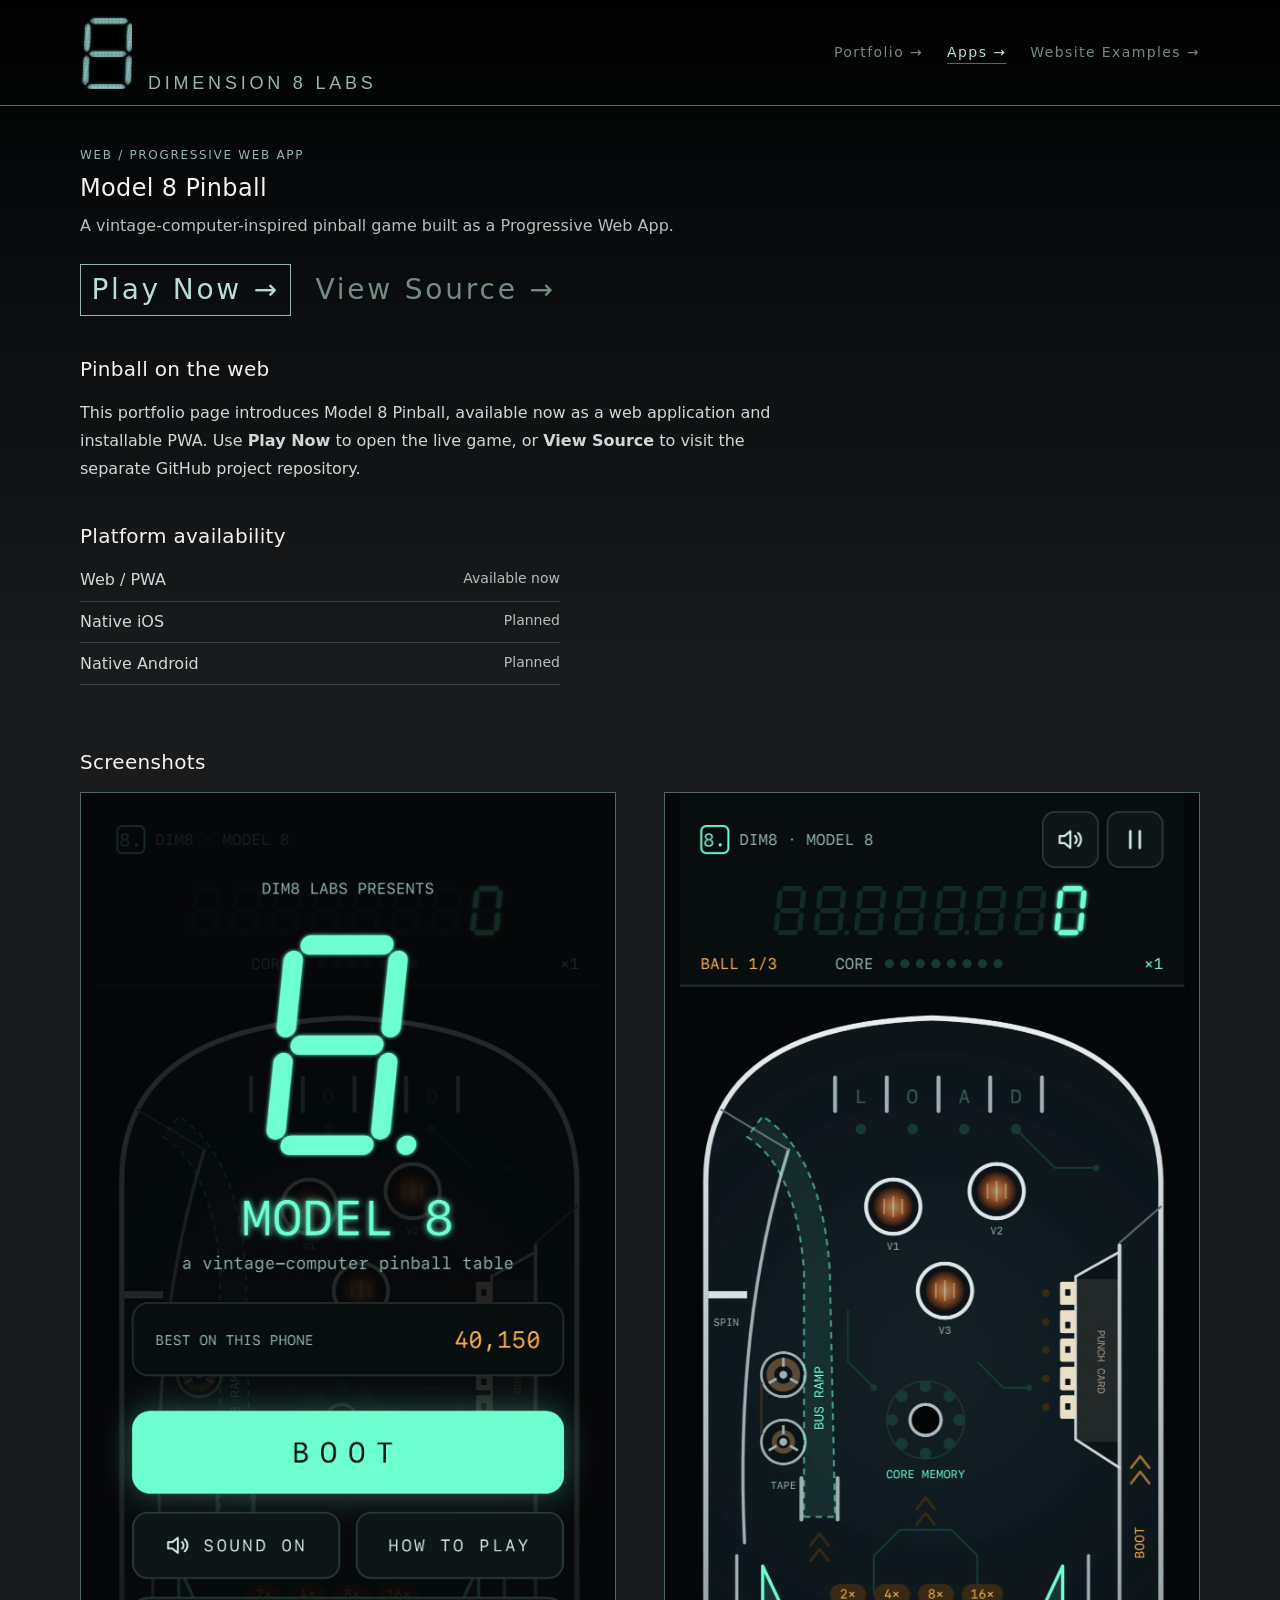
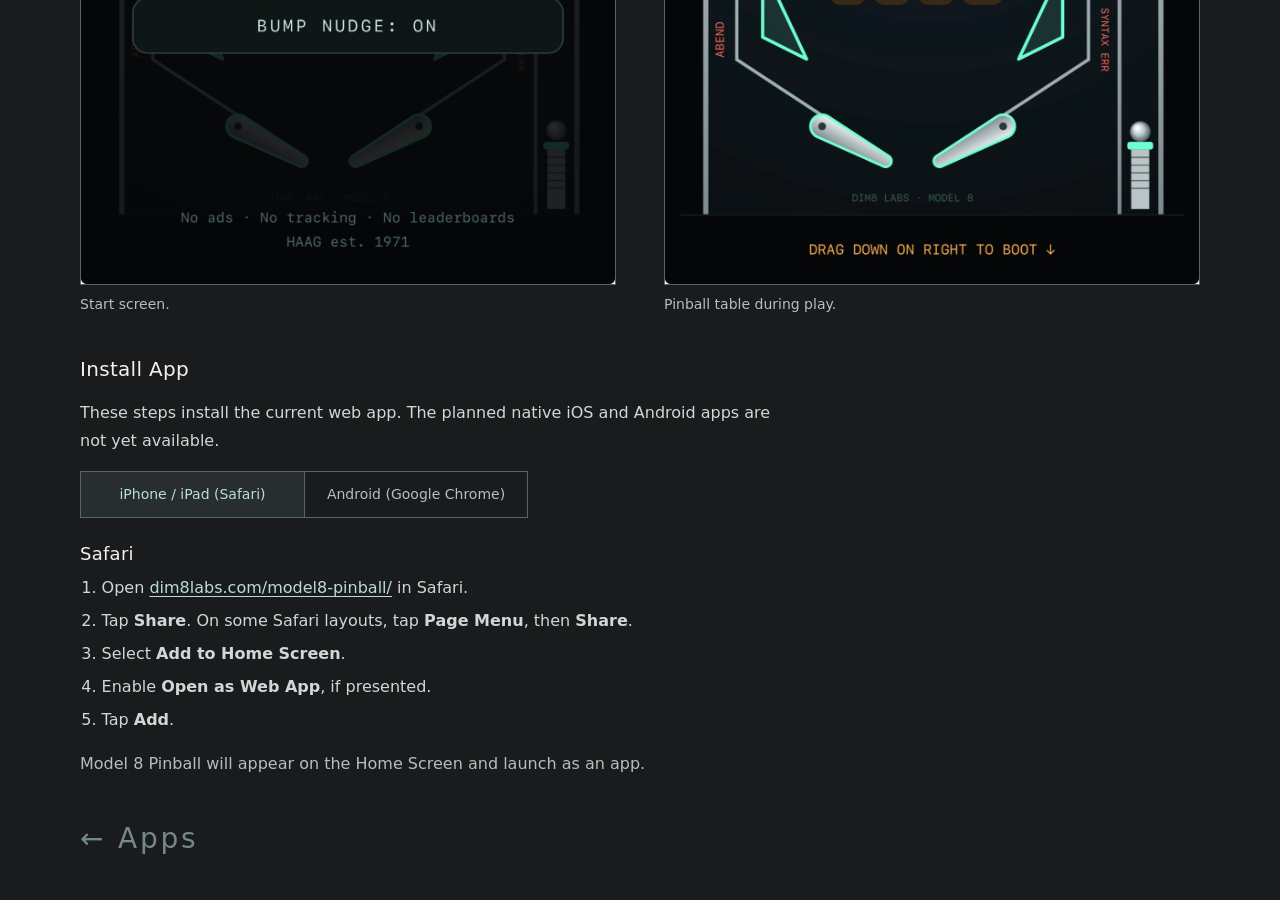
<file: apps/model-8-pinball/index.html>
<!doctype html>
<html lang="en">
  <head>
    <meta charset="utf-8">
    <meta name="viewport" content="width=device-width, initial-scale=1">
    <meta name="description" content="Model 8 Pinball is a vintage-computer-inspired pinball game available as a Progressive Web App.">
    <title>Model 8 Pinball — Dimension Eight Labs</title>
    <link rel="icon" type="image/png" sizes="32x32" href="/favicon-32x32.png">
    <link rel="icon" type="image/x-icon" href="/favicon.ico">
    <link rel="apple-touch-icon" sizes="180x180" href="/apple-touch-icon.png">
    <link rel="stylesheet" href="../../css/main.css?v=interior-content-4">
    <link rel="stylesheet" href="../../css/interior.css?v=interior-content-5">
    <link rel="stylesheet" href="../../css/project-detail.css?v=project-navigation-1">
    <link rel="stylesheet" href="../../css/apps.css?v=apps-3">
    <script src="../../js/interior.js?v=interior-content-5" defer></script>
    <script src="../../js/apps.js?v=install-tabs-1" defer></script>
  </head>
  <body class="interior-page">
    <a class="dim8-link skip-link" href="#main-content">Skip to content →</a>
    <dim8-header current-page="apps"></dim8-header>
    <main id="main-content" class="interior-main project-detail app-detail" tabindex="-1">
      <p class="app-eyebrow">Web / Progressive Web App</p>
      <h1>Model 8 Pinball</h1>
      <p class="app-lede">A vintage-computer-inspired pinball game built as a Progressive Web App.</p>
      <div class="project-actions app-detail__actions" aria-label="Model 8 Pinball external links">
        <a class="dim8-link app-action app-action--primary" href="https://dim8labs.com/model8-pinball/" target="_blank" rel="noopener noreferrer">Play Now →</a>
        <a class="dim8-link app-action" href="https://github.com/Dimension-Eight-Labs/model8-pinball" target="_blank" rel="noopener noreferrer">View Source →</a>
      </div>

      <div id="project-detail-content" class="project-detail-content app-detail__content">
        <section class="case-study-section" aria-labelledby="about-heading">
          <h2 id="about-heading">Pinball on the web</h2>
          <p>This portfolio page introduces Model 8 Pinball, available now as a web application and installable PWA. Use <strong>Play Now</strong> to open the live game, or <strong>View Source</strong> to visit the separate GitHub project repository.</p>
        </section>

        <section class="case-study-section app-platform-section" aria-labelledby="availability-heading">
          <h2 id="availability-heading">Platform availability</h2>
          <ul class="app-platforms app-platforms--detail">
            <li><span>Web / PWA</span><strong>Available now</strong></li>
            <li><span>Native iOS</span><strong>Planned</strong></li>
            <li><span>Native Android</span><strong>Planned</strong></li>
          </ul>
        </section>

        <section class="case-study-section app-screenshots" aria-labelledby="screenshots-heading">
          <h2 id="screenshots-heading">Screenshots</h2>
          <div class="app-gallery">
            <figure>
              <img src="../../images/mobile-apps/model-8-pinball/model-8-pinball-startScreen.jpg" width="1170" height="2391" alt="Model 8 Pinball start screen with a glowing Model 8 logo, local best score, and Boot button." loading="lazy" decoding="async">
              <figcaption>Start screen.</figcaption>
            </figure>
            <figure>
              <img src="../../images/mobile-apps/model-8-pinball/model-8-pinball-playScreen.jpg" width="1170" height="2391" alt="Model 8 Pinball play screen with a vintage-computer-inspired table, score display, flippers, bumpers, and plunger." loading="lazy" decoding="async">
              <figcaption>Pinball table during play.</figcaption>
            </figure>
          </div>
        </section>

        <section class="case-study-section app-install" aria-labelledby="install-heading">
          <h2 id="install-heading">Install App</h2>
          <p class="app-install__intro">These steps install the current web app. The planned native iOS and Android apps are not yet available.</p>
          <div class="app-install__tabset" data-tabset>
            <div class="app-install__tabs" role="tablist" aria-label="Installation platform">
              <button class="app-install__tab" id="install-ios-tab" type="button" role="tab" aria-selected="true" aria-controls="install-ios-panel" tabindex="0" data-tab>iPhone / iPad (Safari)</button>
              <button class="app-install__tab" id="install-android-tab" type="button" role="tab" aria-selected="false" aria-controls="install-android-panel" tabindex="-1" data-tab>Android (Google Chrome)</button>
            </div>
            <section class="app-install__panel" id="install-ios-panel" role="tabpanel" aria-labelledby="install-ios-tab" tabindex="0" data-tab-panel>
              <h3>Safari</h3>
              <ol>
                <li>Open <a href="https://dim8labs.com/model8-pinball/" target="_blank" rel="noopener noreferrer">dim8labs.com/model8-pinball/</a> in Safari.</li>
                <li>Tap <strong>Share</strong>. On some Safari layouts, tap <strong>Page Menu</strong>, then <strong>Share</strong>.</li>
                <li>Select <strong>Add to Home Screen</strong>.</li>
                <li>Enable <strong>Open as Web App</strong>, if presented.</li>
                <li>Tap <strong>Add</strong>.</li>
              </ol>
              <p>Model 8 Pinball will appear on the Home Screen and launch as an app.</p>
            </section>
            <section class="app-install__panel" id="install-android-panel" role="tabpanel" aria-labelledby="install-android-tab" tabindex="0" data-tab-panel>
              <h3>Google Chrome</h3>
              <ol>
                <li>Open <a href="https://dim8labs.com/model8-pinball/" target="_blank" rel="noopener noreferrer">dim8labs.com/model8-pinball/</a> in Chrome.</li>
                <li>Open the three-dot menu.</li>
                <li>Select <strong>Install and create shortcut</strong>, <strong>Install app</strong>, or <strong>Add to Home screen</strong>. The label varies by Chrome version.</li>
                <li>Confirm installation.</li>
              </ol>
              <p>Model 8 Pinball can then be launched from the Home Screen or app launcher.</p>
            </section>
          </div>
        </section>
      </div>

      <nav class="project-return-nav" aria-label="App navigation">
        <a class="dim8-link" href="../">← Apps</a>
      </nav>
      <noscript><p class="interior-note">JavaScript is needed for the navigation.</p></noscript>
    </main>
  </body>
</html>
</file>
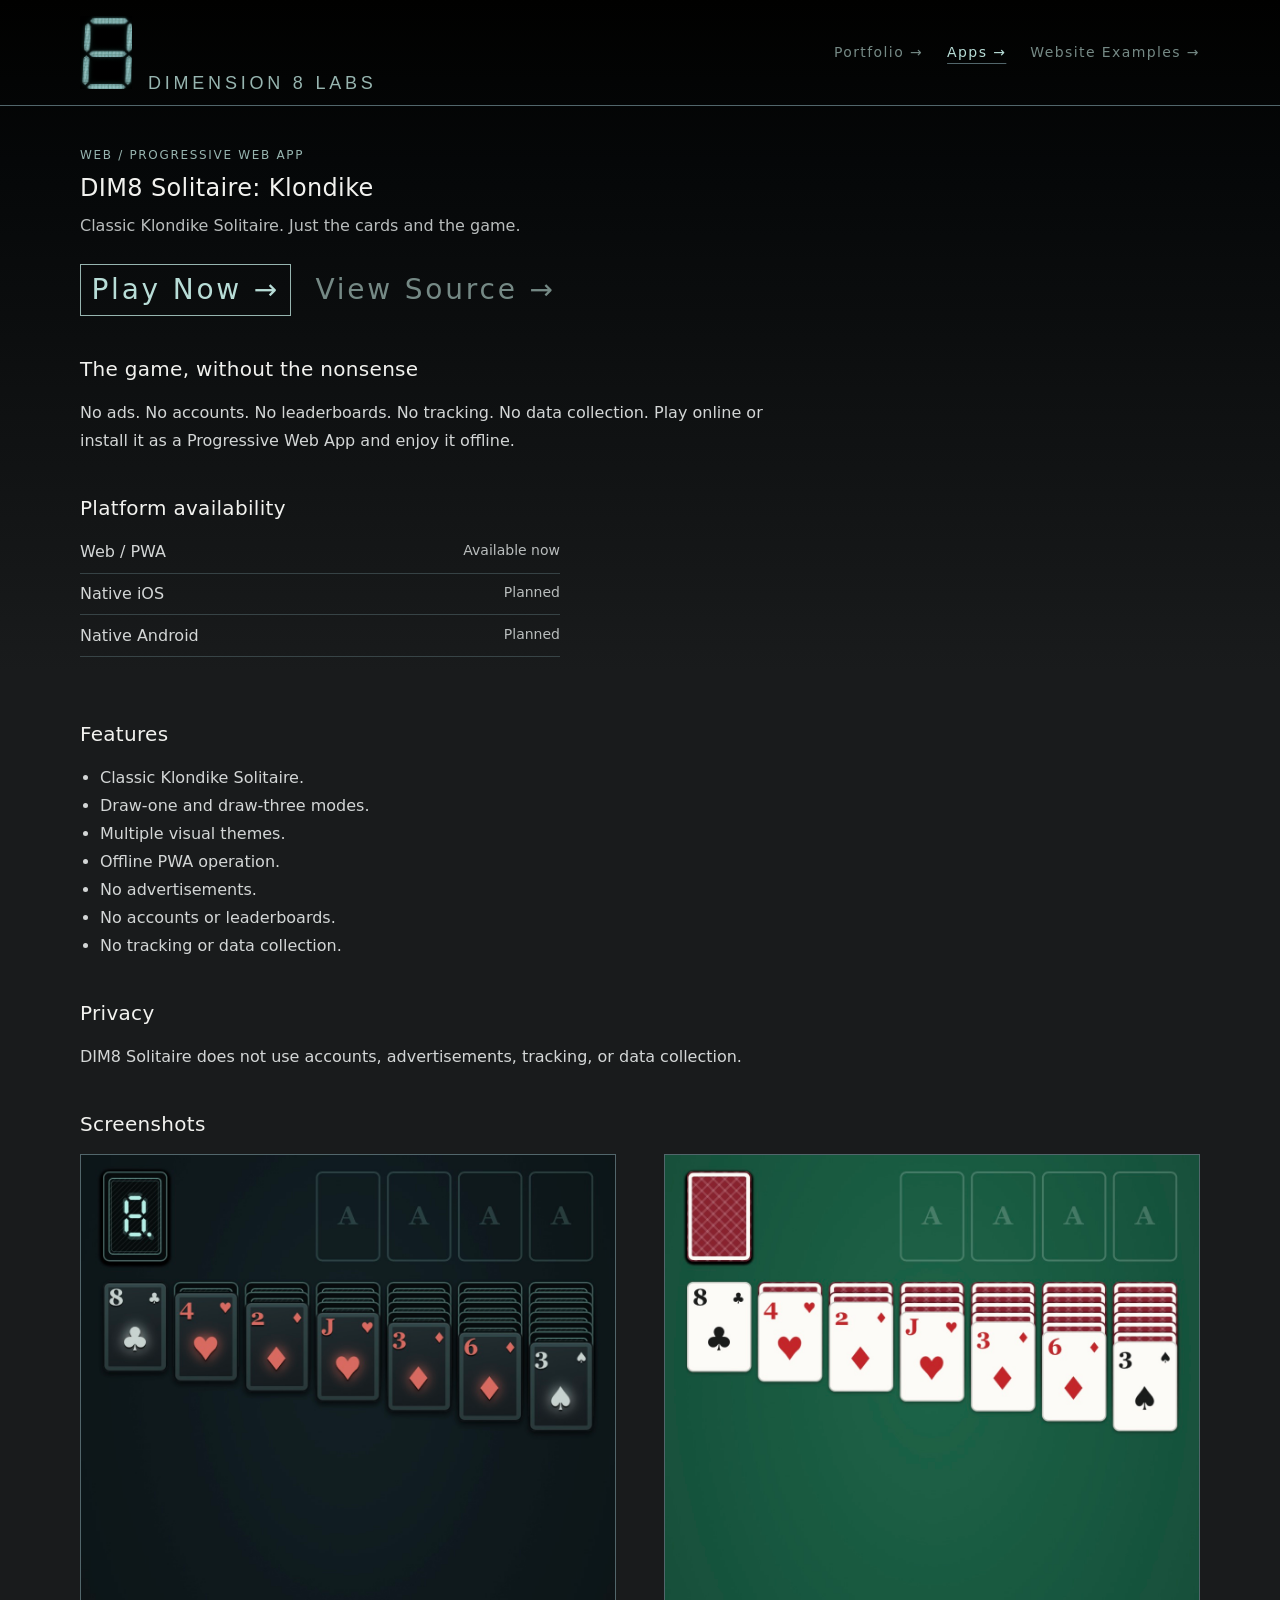
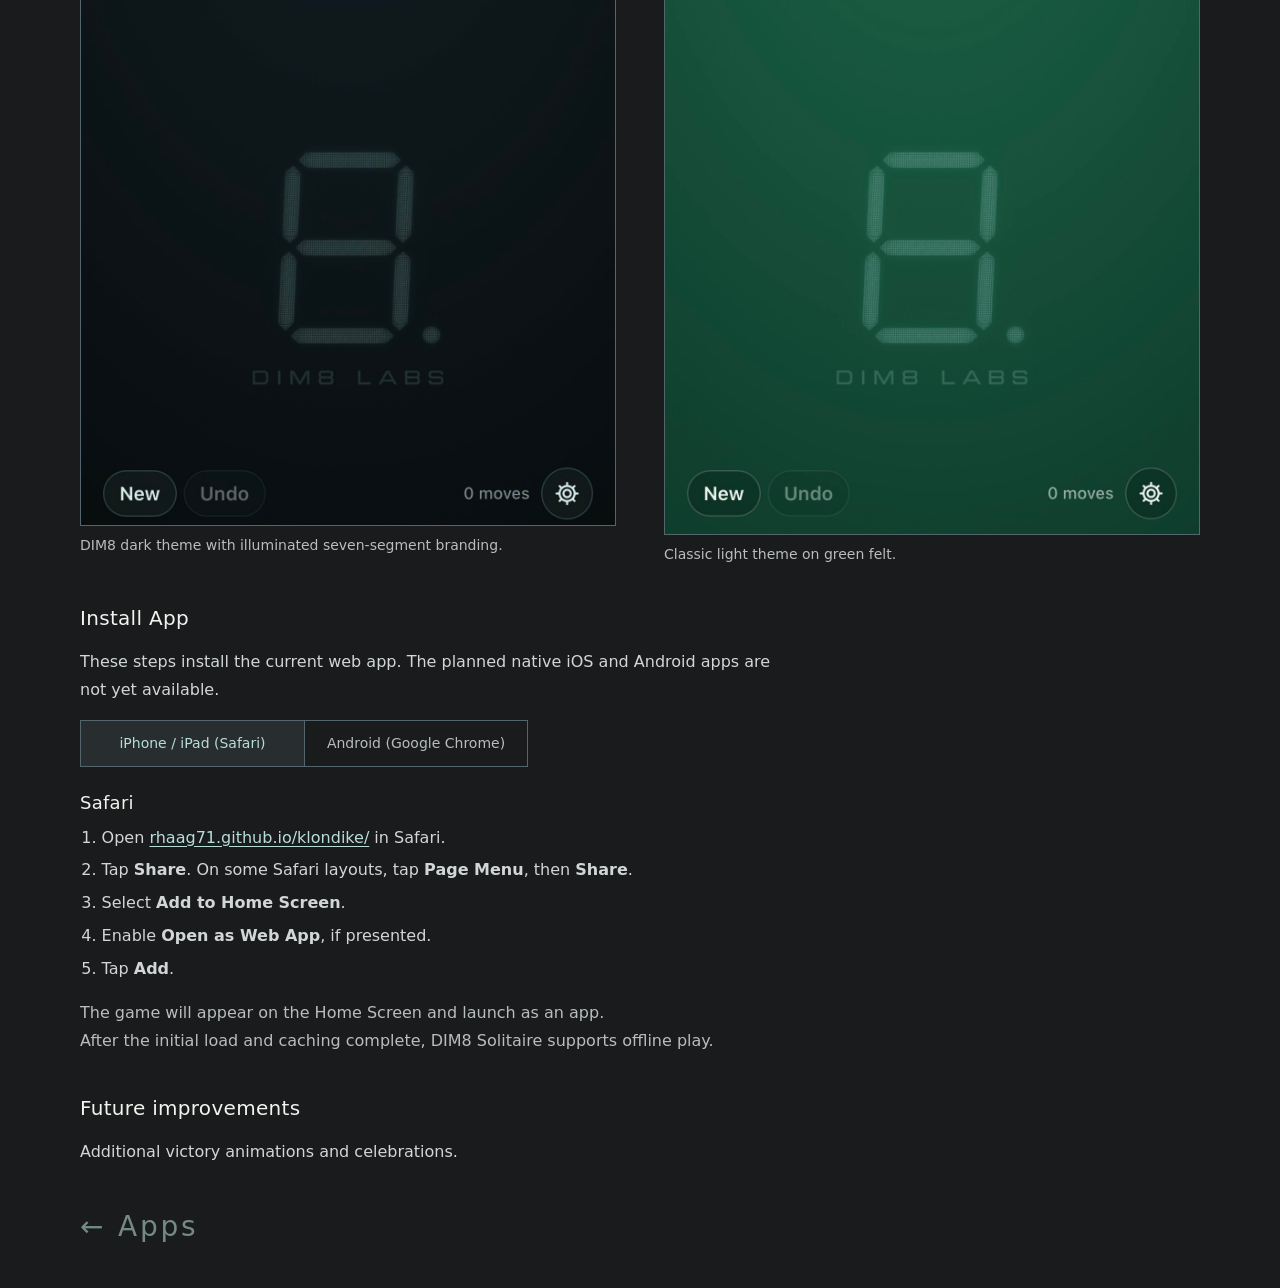
<file: apps/solitaire/index.html>
<!doctype html>
<html lang="en">
  <head>
    <meta charset="utf-8">
    <meta name="viewport" content="width=device-width, initial-scale=1">
    <meta name="description" content="DIM8 Solitaire: Klondike is a focused, private, offline-capable solitaire PWA with no ads or accounts.">
    <title>DIM8 Solitaire: Klondike — Dimension Eight Labs</title>
    <link rel="icon" type="image/png" sizes="32x32" href="/favicon-32x32.png">
    <link rel="icon" type="image/x-icon" href="/favicon.ico">
    <link rel="apple-touch-icon" sizes="180x180" href="/apple-touch-icon.png">
    <link rel="stylesheet" href="../../css/main.css?v=interior-content-4">
    <link rel="stylesheet" href="../../css/interior.css?v=interior-content-5">
    <link rel="stylesheet" href="../../css/project-detail.css?v=project-navigation-1">
    <link rel="stylesheet" href="../../css/apps.css?v=apps-3">
    <script src="../../js/interior.js?v=interior-content-5" defer></script>
    <script src="../../js/apps.js?v=install-tabs-1" defer></script>
  </head>
  <body class="interior-page">
    <a class="dim8-link skip-link" href="#main-content">Skip to content →</a>
    <dim8-header current-page="apps"></dim8-header>
    <main id="main-content" class="interior-main project-detail app-detail" tabindex="-1">
      <p class="app-eyebrow">Web / Progressive Web App</p>
      <h1>DIM8 Solitaire: Klondike</h1>
      <p class="app-lede">Classic Klondike Solitaire. Just the cards and the game.</p>
      <div class="project-actions app-detail__actions">
        <a class="dim8-link app-action app-action--primary" href="https://rhaag71.github.io/klondike/" target="_blank" rel="noopener noreferrer">Play Now →</a>
        <a class="dim8-link app-action" href="https://github.com/rhaag71/klondike" target="_blank" rel="noopener noreferrer">View Source →</a>
      </div>

      <div id="project-detail-content" class="project-detail-content app-detail__content">
        <section class="case-study-section" aria-labelledby="about-heading">
          <h2 id="about-heading">The game, without the nonsense</h2>
          <p>No ads. No accounts. No leaderboards. No tracking. No data collection. Play online or install it as a Progressive Web App and enjoy it offline.</p>
        </section>

        <section class="case-study-section app-platform-section" aria-labelledby="availability-heading">
          <h2 id="availability-heading">Platform availability</h2>
          <ul class="app-platforms app-platforms--detail">
            <li><span>Web / PWA</span><strong>Available now</strong></li>
            <li><span>Native iOS</span><strong>Planned</strong></li>
            <li><span>Native Android</span><strong>Planned</strong></li>
          </ul>
        </section>

        <section class="case-study-section" aria-labelledby="features-heading">
          <h2 id="features-heading">Features</h2>
          <ul class="app-feature-list">
            <li>Classic Klondike Solitaire.</li>
            <li>Draw-one and draw-three modes.</li>
            <li>Multiple visual themes.</li>
            <li>Offline PWA operation.</li>
            <li>No advertisements.</li>
            <li>No accounts or leaderboards.</li>
            <li>No tracking or data collection.</li>
          </ul>
        </section>

        <section class="case-study-section" aria-labelledby="privacy-heading">
          <h2 id="privacy-heading">Privacy</h2>
          <p>DIM8 Solitaire does not use accounts, advertisements, tracking, or data collection.</p>
        </section>

        <section class="case-study-section app-screenshots" aria-labelledby="screenshots-heading">
          <h2 id="screenshots-heading">Screenshots</h2>
          <!-- Image-first figures form a reusable gallery: add or remove figures
               without changing the grid or forcing every app to have the same count. -->
          <div class="app-gallery">
            <figure>
              <img src="../../images/mobile-apps/solitaire-klondike/dim8-theme-dark.JPEG" width="1170" height="2124" alt="DIM8 Solitaire dark theme showing a newly dealt Klondike game with glowing card faces and DIM8 seven-segment artwork." loading="lazy" decoding="async">
              <figcaption>DIM8 dark theme with illuminated seven-segment branding.</figcaption>
            </figure>
            <figure>
              <img src="../../images/mobile-apps/solitaire-klondike/regular-theme-light.JPEG" width="1170" height="2144" alt="DIM8 Solitaire classic light theme showing a newly dealt Klondike game on green felt." loading="lazy" decoding="async">
              <figcaption>Classic light theme on green felt.</figcaption>
            </figure>
          </div>
        </section>

        <section class="case-study-section app-install" aria-labelledby="install-heading">
          <h2 id="install-heading">Install App</h2>
          <p class="app-install__intro">These steps install the current web app. The planned native iOS and Android apps are not yet available.</p>
          <!-- Reusable accessible tab set: future app pages can supply different
               platform labels and panels without changing the controller. -->
          <div class="app-install__tabset" data-tabset>
            <div class="app-install__tabs" role="tablist" aria-label="Installation platform">
              <button class="app-install__tab" id="install-ios-tab" type="button" role="tab" aria-selected="true" aria-controls="install-ios-panel" tabindex="0" data-tab>iPhone / iPad (Safari)</button>
              <button class="app-install__tab" id="install-android-tab" type="button" role="tab" aria-selected="false" aria-controls="install-android-panel" tabindex="-1" data-tab>Android (Google Chrome)</button>
            </div>
            <section class="app-install__panel" id="install-ios-panel" role="tabpanel" aria-labelledby="install-ios-tab" tabindex="0" data-tab-panel>
              <h3>Safari</h3>
              <ol>
                <li>Open <a href="https://rhaag71.github.io/klondike/" target="_blank" rel="noopener noreferrer">rhaag71.github.io/klondike/</a> in Safari.</li>
                <li>Tap <strong>Share</strong>. On some Safari layouts, tap <strong>Page Menu</strong>, then <strong>Share</strong>.</li>
                <li>Select <strong>Add to Home Screen</strong>.</li>
                <li>Enable <strong>Open as Web App</strong>, if presented.</li>
                <li>Tap <strong>Add</strong>.</li>
              </ol>
              <p>The game will appear on the Home Screen and launch as an app.</p>
            </section>
            <section class="app-install__panel" id="install-android-panel" role="tabpanel" aria-labelledby="install-android-tab" tabindex="0" data-tab-panel>
              <h3>Google Chrome</h3>
              <ol>
                <li>Open <a href="https://rhaag71.github.io/klondike/" target="_blank" rel="noopener noreferrer">rhaag71.github.io/klondike/</a> in Chrome.</li>
                <li>Open the three-dot menu.</li>
                <li>Select <strong>Install and create shortcut</strong>, <strong>Install app</strong>, or <strong>Add to Home screen</strong>. The label varies by Chrome version.</li>
                <li>Confirm installation.</li>
              </ol>
              <p>The game can then be launched from the Home Screen or app launcher.</p>
            </section>
          </div>
          <p class="app-install__offline-note">After the initial load and caching complete, DIM8 Solitaire supports offline play.</p>
        </section>

        <section class="case-study-section" aria-labelledby="future-heading">
          <h2 id="future-heading">Future improvements</h2>
          <p>Additional victory animations and celebrations.</p>
        </section>
      </div>

      <nav class="project-return-nav" aria-label="App navigation">
        <a class="dim8-link" href="../">← Apps</a>
      </nav>
      <noscript><p class="interior-note">JavaScript is needed for the navigation.</p></noscript>
    </main>
  </body>
</html>
</file>
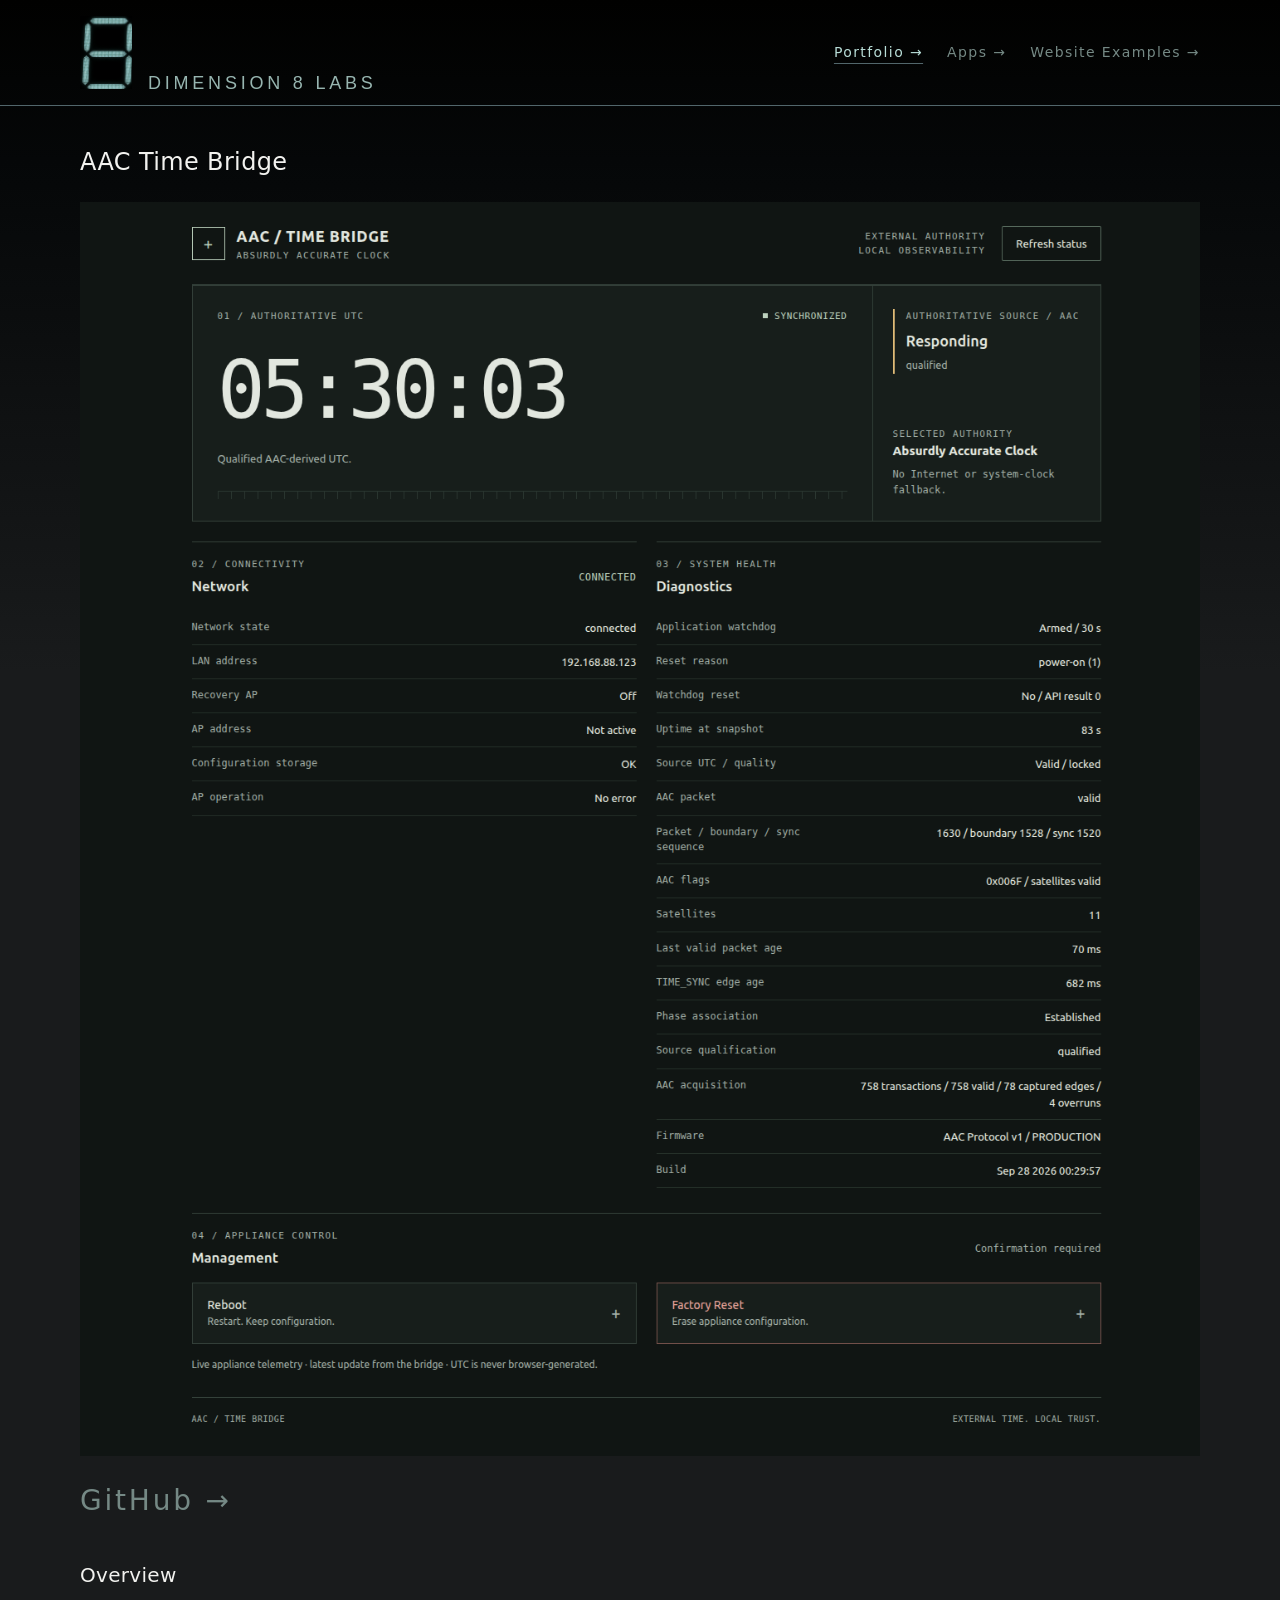
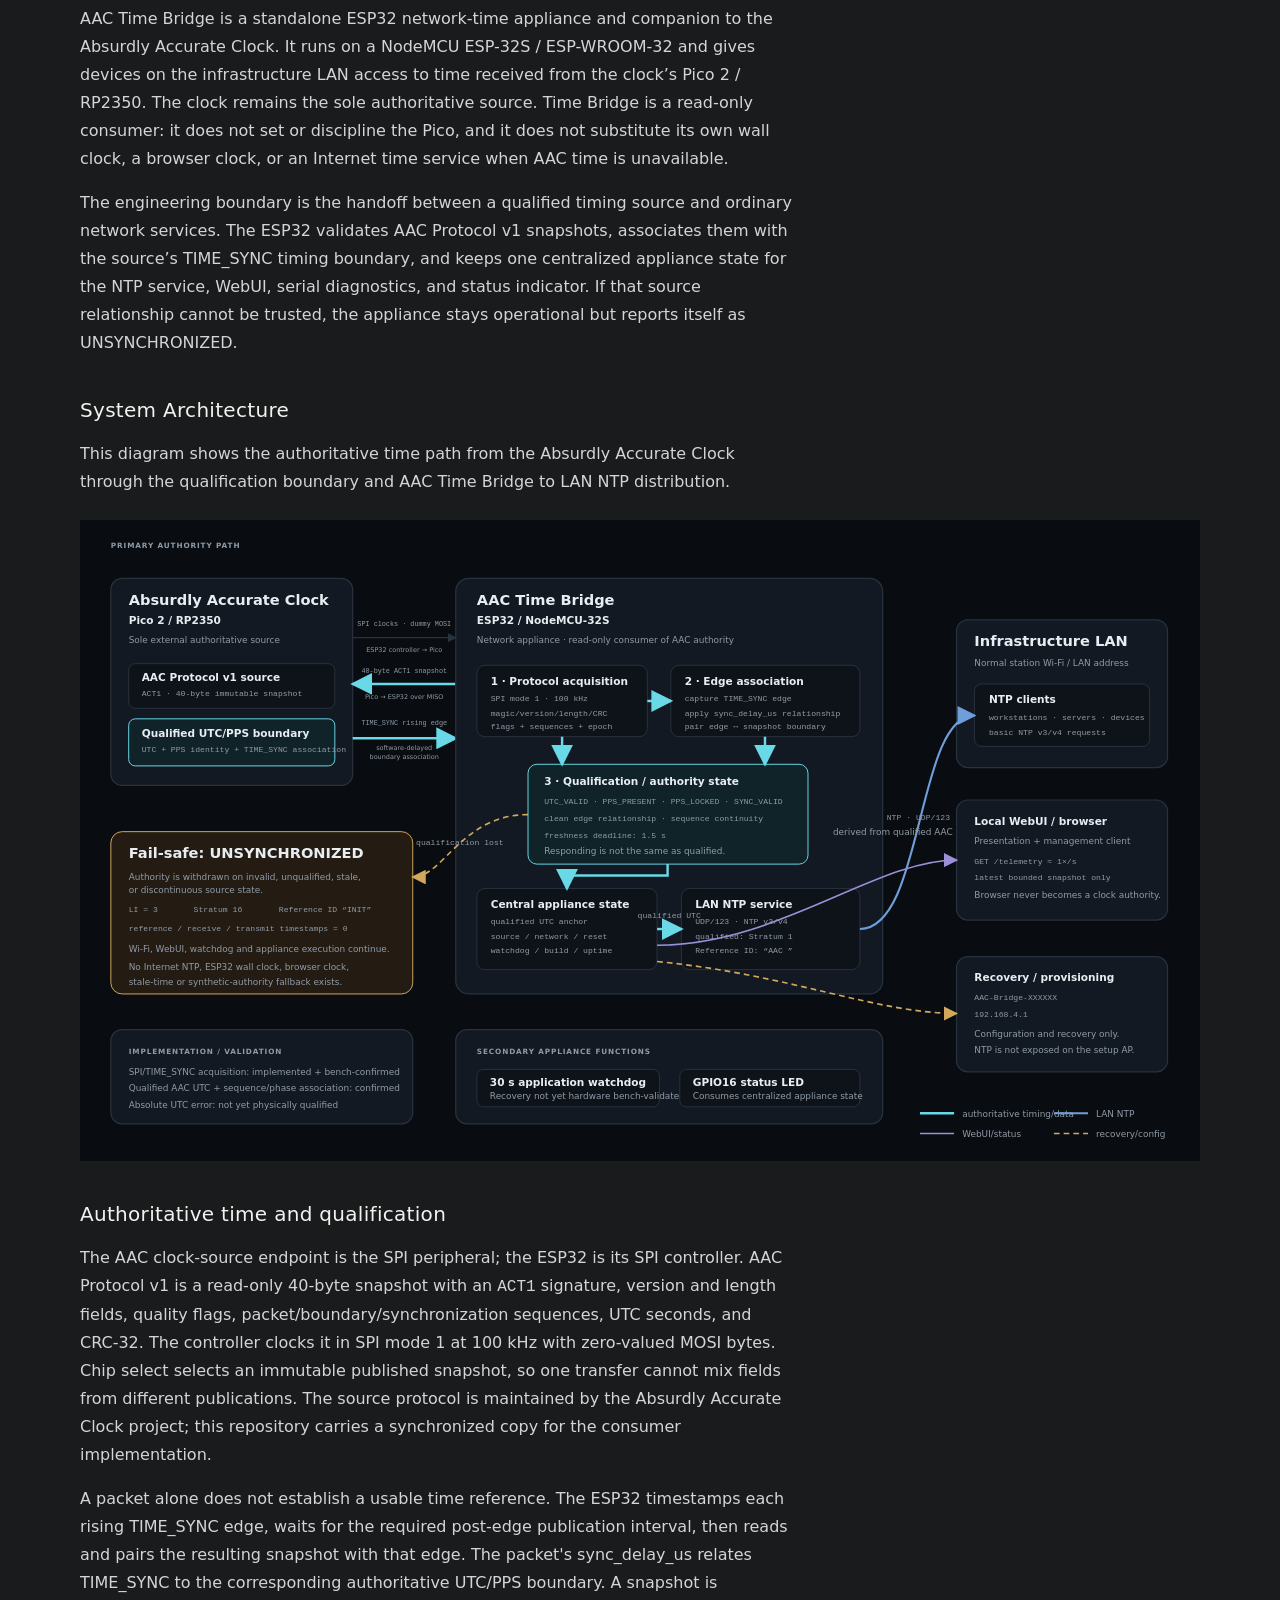
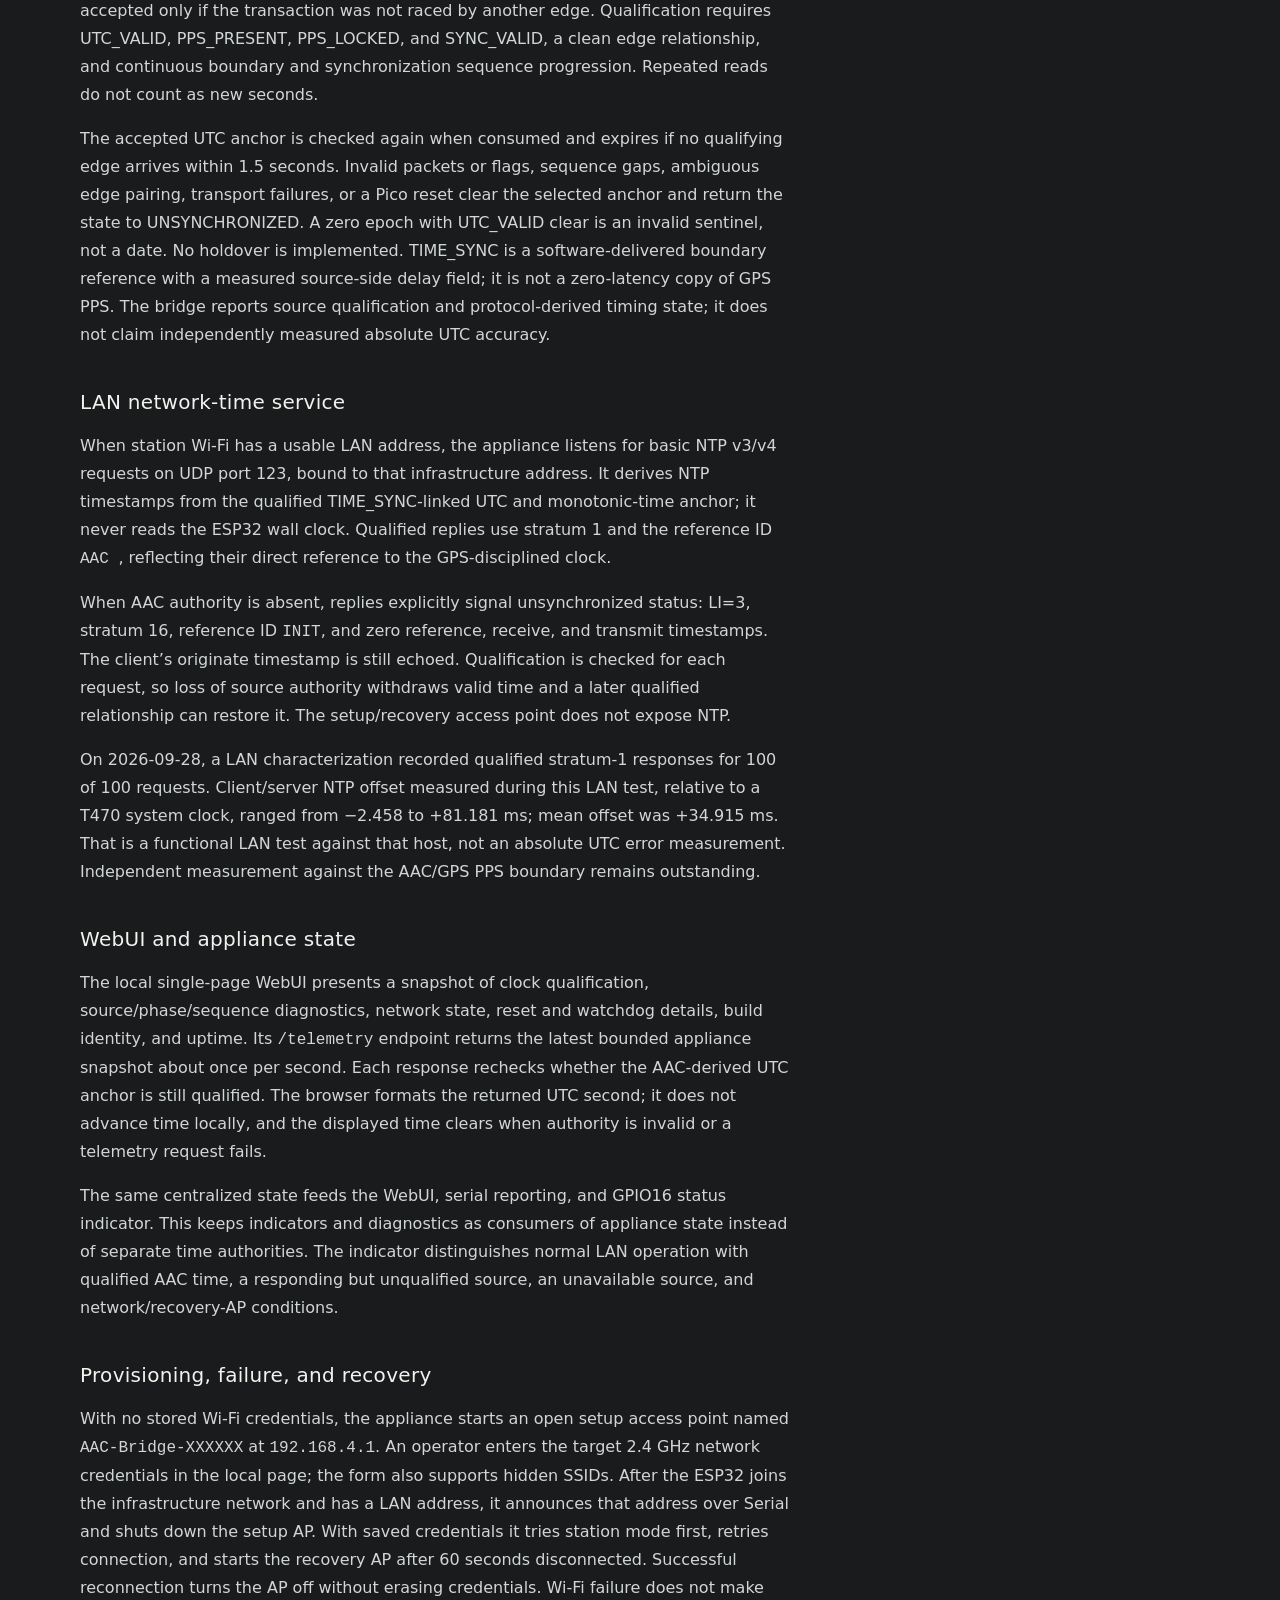
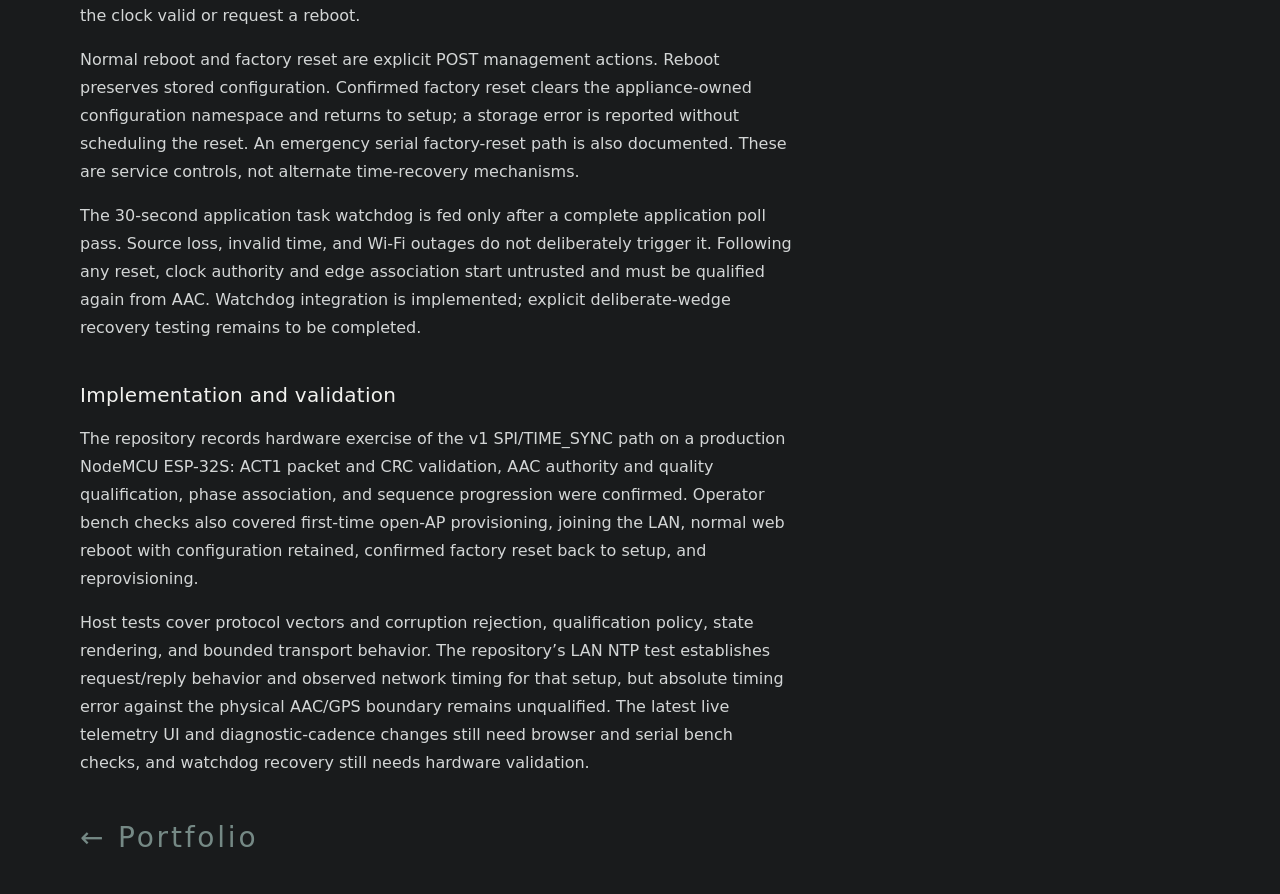
<file: portfolio/projects/aac-time-bridge/index.html>
<!doctype html>
<html lang="en">
  <head>
    <meta charset="utf-8">
    <meta name="viewport" content="width=device-width, initial-scale=1">
    <meta name="description" content="AAC Time Bridge is an ESP32 network-time appliance that qualifies time from the Absurdly Accurate Clock and serves it to a local network.">
    <title>AAC Time Bridge — Dimension Eight Labs</title>
    <link rel="icon" type="image/png" sizes="32x32" href="/favicon-32x32.png">
    <link rel="icon" type="image/x-icon" href="/favicon.ico">
    <link rel="apple-touch-icon" sizes="180x180" href="/apple-touch-icon.png">
    <link rel="stylesheet" href="../../../css/main.css?v=interior-content-4">
    <link rel="stylesheet" href="../../../css/interior.css?v=interior-content-5">
    <link rel="stylesheet" href="../../../css/project-detail.css?v=project-navigation-1">
    <script src="../../../js/interior.js?v=interior-content-5" defer></script>
  </head>
  <body class="interior-page">
    <a class="dim8-link skip-link" href="#main-content">Skip to content →</a>
    <dim8-header current-page="portfolio"></dim8-header>
    <main id="main-content" class="interior-main project-detail" tabindex="-1">
      <h1>AAC Time Bridge</h1>
      <figure class="case-study-image">
        <img src="../../../images/AAC-BRIDGE-WEBUI-Screenshot.png" width="1350" height="1511" alt="AAC Time Bridge WebUI showing live clock qualification, network state, diagnostics, and appliance management." decoding="async">
      </figure>
      <div class="project-actions">
        <a class="dim8-link" href="https://github.com/rhaag71/aac-time-bridge" target="_blank" rel="noopener noreferrer">GitHub →</a>
      </div>
      <div id="project-detail-content" class="project-detail-content">
        <section class="case-study-section" aria-labelledby="overview-heading">
          <h2 id="overview-heading">Overview</h2>
          <p>AAC Time Bridge is a standalone ESP32 network-time appliance and companion to the Absurdly Accurate Clock. It runs on a NodeMCU ESP-32S / ESP-WROOM-32 and gives devices on the infrastructure LAN access to time received from the clock’s Pico 2 / RP2350. The clock remains the sole authoritative source. Time Bridge is a read-only consumer: it does not set or discipline the Pico, and it does not substitute its own wall clock, a browser clock, or an Internet time service when AAC time is unavailable.</p>
          <p>The engineering boundary is the handoff between a qualified timing source and ordinary network services. The ESP32 validates AAC Protocol v1 snapshots, associates them with the source’s TIME_SYNC timing boundary, and keeps one centralized appliance state for the NTP service, WebUI, serial diagnostics, and status indicator. If that source relationship cannot be trusted, the appliance stays operational but reports itself as UNSYNCHRONIZED.</p>
        </section>

        <section class="case-study-section" aria-labelledby="system-architecture-heading">
          <h2 id="system-architecture-heading">System Architecture</h2>
          <p>This diagram shows the authoritative time path from the Absurdly Accurate Clock through the qualification boundary and AAC Time Bridge to LAN NTP distribution.</p>
          <figure class="case-study-architecture">
            <svg xmlns="http://www.w3.org/2000/svg" viewBox="0 0 1380 790" role="img" aria-label="AAC Time Bridge technical architecture" preserveAspectRatio="xMidYMid meet">
            <style>
            svg{display:block;width:100%;height:auto;max-width:100%;background:#090c10}
            .panel{fill:#121922;stroke:#29333e;stroke-width:1.5}.sub{fill:#0e1319;stroke:#29333e;stroke-width:1.2}
            .title{fill:#e8edf2;font:700 18px ui-sans-serif,system-ui,sans-serif}.h2{fill:#e8edf2;font:650 13px ui-sans-serif,system-ui,sans-serif}
            .body{fill:#8f9ba7;font:11px ui-sans-serif,system-ui,sans-serif}.mono{fill:#8f9ba7;font:10px ui-monospace,SFMono-Regular,Menlo,monospace}
            .gapmono{fill:#8f9ba7;font:8.4px ui-monospace,SFMono-Regular,Menlo,monospace}.gapsmall{fill:#8f9ba7;font:8px ui-sans-serif,system-ui,sans-serif}
            .cap{fill:#8f9ba7;font:700 9px ui-sans-serif,system-ui,sans-serif;letter-spacing:.12em}
            .auth{stroke:#69d8e7;fill:none;stroke-width:3}.ntp{stroke:#6f9fda;fill:none;stroke-width:2.6}
            .ui{stroke:#9b8fd8;fill:none;stroke-width:2}.cfg{stroke:#d2a85d;fill:none;stroke-width:2;stroke-dasharray:7 5}
            .mutedline{stroke:#29333e;fill:none;stroke-width:1.4}.good{fill:#102328;stroke:#69d8e7;stroke-width:1.2}
            .warn{fill:#241c13;stroke:#d2a85d;stroke-width:1.2}
            </style>
            <defs>
            <marker id="arr-auth-clean" markerWidth="9" markerHeight="9" refX="8" refY="4.5" orient="auto"><path d="M0 0L9 4.5L0 9Z" fill="#69d8e7"/></marker>
            <marker id="arr-ntp-clean" markerWidth="9" markerHeight="9" refX="8" refY="4.5" orient="auto"><path d="M0 0L9 4.5L0 9Z" fill="#6f9fda"/></marker>
            <marker id="arr-ui-clean" markerWidth="9" markerHeight="9" refX="8" refY="4.5" orient="auto"><path d="M0 0L9 4.5L0 9Z" fill="#9b8fd8"/></marker>
            <marker id="arr-cfg-clean" markerWidth="9" markerHeight="9" refX="8" refY="4.5" orient="auto"><path d="M0 0L9 4.5L0 9Z" fill="#d2a85d"/></marker>
            <marker id="arr-muted-clean" markerWidth="8" markerHeight="8" refX="7" refY="4" orient="auto"><path d="M0 0L8 4L0 8Z" fill="#29333e"/></marker>
            </defs>
            <text x="38" y="34" class="cap">PRIMARY AUTHORITY PATH</text>
            <rect x="38" y="72" width="298" height="255" rx="14" class="panel"/>
            <text x="60" y="105" class="title">Absurdly Accurate Clock</text><text x="60" y="128" class="h2">Pico 2 / RP2350</text><text x="60" y="151" class="body">Sole external authoritative source</text>
            <rect x="60" y="177" width="254" height="55" rx="8" class="sub"/><text x="76" y="198" class="h2">AAC Protocol v1 source</text><text x="76" y="217" class="mono">ACT1 · 40-byte immutable snapshot</text>
            <rect x="60" y="245" width="254" height="58" rx="8" class="good"/><text x="76" y="267" class="h2">Qualified UTC/PPS boundary</text><text x="76" y="286" class="mono">UTC + PPS identity + TIME_SYNC association</text>
            <path d="M336 145 C390 145 410 145 463 145" class="mutedline" marker-end="url(#arr-muted-clean)"/><text x="399.5" y="130" text-anchor="middle" class="gapmono">SPI clocks · dummy MOSI</text><text x="399.5" y="163" text-anchor="middle" class="gapsmall">ESP32 controller → Pico</text>
            <path d="M463 202 C410 202 390 202 336 202" class="auth" marker-end="url(#arr-auth-clean)"/><text x="399.5" y="188" text-anchor="middle" class="gapmono">40-byte ACT1 snapshot</text><text x="399.5" y="220" text-anchor="middle" class="gapsmall">Pico → ESP32 over MISO</text>
            <path d="M336 269 C390 269 410 269 463 269" class="auth" marker-end="url(#arr-auth-clean)"/><text x="399.5" y="252" text-anchor="middle" class="gapmono">TIME_SYNC rising edge</text><text x="399.5" y="283" text-anchor="middle" class="gapsmall">software-delayed</text><text x="399.5" y="294" text-anchor="middle" class="gapsmall">boundary association</text>
            <rect x="463" y="72" width="526" height="512" rx="16" class="panel"/>
            <text x="489" y="105" class="title">AAC Time Bridge</text><text x="489" y="128" class="h2">ESP32 / NodeMCU-32S</text><text x="489" y="151" class="body">Network appliance · read-only consumer of AAC authority</text>
            <rect x="489" y="179" width="210" height="88" rx="10" class="sub"/><text x="506" y="203" class="h2">1 · Protocol acquisition</text><text x="506" y="223" class="mono">SPI mode 1 · 100 kHz</text><text x="506" y="241" class="mono">magic/version/length/CRC</text><text x="506" y="257" class="mono">flags + sequences + epoch</text>
            <rect x="728" y="179" width="233" height="88" rx="10" class="sub"/><text x="745" y="203" class="h2">2 · Edge association</text><text x="745" y="223" class="mono">capture TIME_SYNC edge</text><text x="745" y="241" class="mono">apply sync_delay_us relationship</text><text x="745" y="257" class="mono">pair edge ↔ snapshot boundary</text><path d="M699 223H728" class="auth" marker-end="url(#arr-auth-clean)"/>
            <rect x="552" y="301" width="345" height="123" rx="11" class="good"/><text x="572" y="327" class="h2">3 · Qualification / authority state</text><text x="572" y="350" class="mono">UTC_VALID · PPS_PRESENT · PPS_LOCKED · SYNC_VALID</text><text x="572" y="371" class="mono">clean edge relationship · sequence continuity</text><text x="572" y="392" class="mono">freshness deadline: 1.5 s</text><text x="572" y="412" class="body">Responding is not the same as qualified.</text><path d="M594 267V301" class="auth" marker-end="url(#arr-auth-clean)"/><path d="M844 267V301" class="auth" marker-end="url(#arr-auth-clean)"/>
            <rect x="489" y="454" width="222" height="100" rx="10" class="sub"/><text x="506" y="478" class="h2">Central appliance state</text><text x="506" y="498" class="mono">qualified UTC anchor</text><text x="506" y="516" class="mono">source / network / reset</text><text x="506" y="534" class="mono">watchdog / build / uptime</text>
            <rect x="741" y="454" width="220" height="100" rx="10" class="sub"/><text x="758" y="478" class="h2">LAN NTP service</text><text x="758" y="498" class="mono">UDP/123 · NTP v3/v4</text><text x="758" y="516" class="mono">qualified: Stratum 1</text><text x="758" y="534" class="mono">Reference ID: “AAC ”</text><path d="M724 424V438H600V454" class="auth" marker-end="url(#arr-auth-clean)"/><path d="M711 504H741" class="auth" marker-end="url(#arr-auth-clean)"/><text x="726" y="490" text-anchor="middle" class="mono">qualified UTC</text>
            <rect x="1080" y="123" width="260" height="182" rx="14" class="panel"/><text x="1102" y="155" class="title">Infrastructure LAN</text><text x="1102" y="180" class="body">Normal station Wi-Fi / LAN address</text><rect x="1102" y="202" width="216" height="77" rx="9" class="sub"/><text x="1120" y="226" class="h2">NTP clients</text><text x="1120" y="247" class="mono">workstations · servers · devices</text><text x="1120" y="265" class="mono">basic NTP v3/v4 requests</text><path d="M961 504 C1040 504 1030 241 1102 241" class="ntp" marker-end="url(#arr-ntp-clean)"/><text x="1033" y="370" text-anchor="middle" class="mono">NTP · UDP/123</text><text x="1033" y="388" text-anchor="middle" class="body">derived from qualified AAC clock state</text>
            <rect x="1080" y="345" width="260" height="148" rx="14" class="panel"/><text x="1102" y="376" class="h2">Local WebUI / browser</text><text x="1102" y="399" class="body">Presentation + management client</text><text x="1102" y="424" class="mono">GET /telemetry ≈ 1×/s</text><text x="1102" y="444" class="mono">latest bounded snapshot only</text><text x="1102" y="466" class="body">Browser never becomes a clock authority.</text><path d="M711 524 C860 524 980 419 1080 419" class="ui" marker-end="url(#arr-ui-clean)"/>
            <rect x="38" y="384" width="372" height="200" rx="14" class="warn"/><text x="60" y="416" class="title">Fail-safe: UNSYNCHRONIZED</text><text x="60" y="443" class="body">Authority is withdrawn on invalid, unqualified, stale,</text><text x="60" y="459" class="body">or discontinuous source state.</text><text x="60" y="483" class="mono">LI = 3</text><text x="140" y="483" class="mono">Stratum 16</text><text x="245" y="483" class="mono">Reference ID “INIT”</text><text x="60" y="507" class="mono">reference / receive / transmit timestamps = 0</text><text x="60" y="532" class="body">Wi-Fi, WebUI, watchdog and appliance execution continue.</text><text x="60" y="555" class="body">No Internet NTP, ESP32 wall clock, browser clock,</text><text x="60" y="573" class="body">stale-time or synthetic-authority fallback exists.</text><path d="M552 363 C470 363 448 440 410 440" class="cfg" marker-end="url(#arr-cfg-clean)"/><text x="468" y="400" text-anchor="middle" class="mono">qualification lost</text>
            <rect x="1080" y="538" width="260" height="142" rx="14" class="panel"/><text x="1102" y="568" class="h2">Recovery / provisioning</text><text x="1102" y="592" class="mono">AAC-Bridge-XXXXXX</text><text x="1102" y="612" class="mono">192.168.4.1</text><text x="1102" y="637" class="body">Configuration and recovery only.</text><text x="1102" y="657" class="body">NTP is not exposed on the setup AP.</text><path d="M711 544 C875 560 982 608 1080 608" class="cfg" marker-end="url(#arr-cfg-clean)"/>
            <rect x="463" y="628" width="526" height="116" rx="14" class="panel"/><text x="489" y="658" class="cap">SECONDARY APPLIANCE FUNCTIONS</text><rect x="489" y="677" width="225" height="46" rx="8" class="sub"/><text x="505" y="697" class="h2">30 s application watchdog</text><text x="505" y="714" class="body">Recovery not yet hardware bench-validated</text><rect x="739" y="677" width="222" height="46" rx="8" class="sub"/><text x="755" y="697" class="h2">GPIO16 status LED</text><text x="755" y="714" class="body">Consumes centralized appliance state</text>
            <rect x="38" y="628" width="372" height="116" rx="14" class="panel"/><text x="60" y="658" class="cap">IMPLEMENTATION / VALIDATION</text><text x="60" y="684" class="body">SPI/TIME_SYNC acquisition: implemented + bench-confirmed</text><text x="60" y="704" class="body">Qualified AAC UTC + sequence/phase association: confirmed</text><text x="60" y="724" class="body">Absolute UTC error: not yet physically qualified</text>
            <line x1="1035" y1="731" x2="1077" y2="731" class="auth"/><text x="1087" y="735" class="body">authoritative timing/data</text><line x1="1200" y1="731" x2="1242" y2="731" class="ntp"/><text x="1252" y="735" class="body">LAN NTP</text><line x1="1035" y1="756" x2="1077" y2="756" class="ui"/><text x="1087" y="760" class="body">WebUI/status</text><line x1="1200" y1="756" x2="1242" y2="756" class="cfg"/><text x="1252" y="760" class="body">recovery/config</text>
            </svg>
          </figure>
        </section>

        <section class="case-study-section" aria-labelledby="authority-heading">
          <h2 id="authority-heading">Authoritative time and qualification</h2>
          <p>The AAC clock-source endpoint is the SPI peripheral; the ESP32 is its SPI controller. AAC Protocol v1 is a read-only 40-byte snapshot with an <code>ACT1</code> signature, version and length fields, quality flags, packet/boundary/synchronization sequences, UTC seconds, and CRC-32. The controller clocks it in SPI mode 1 at 100 kHz with zero-valued MOSI bytes. Chip select selects an immutable published snapshot, so one transfer cannot mix fields from different publications. The source protocol is maintained by the Absurdly Accurate Clock project; this repository carries a synchronized copy for the consumer implementation.</p>
          <p>A packet alone does not establish a usable time reference. The ESP32 timestamps each rising TIME_SYNC edge, waits for the required post-edge publication interval, then reads and pairs the resulting snapshot with that edge. The packet's sync_delay_us relates TIME_SYNC to the corresponding authoritative UTC/PPS boundary. A snapshot is accepted only if the transaction was not raced by another edge. Qualification requires UTC_VALID, PPS_PRESENT, PPS_LOCKED, and SYNC_VALID, a clean edge relationship, and continuous boundary and synchronization sequence progression. Repeated reads do not count as new seconds.</p>
          <p>The accepted UTC anchor is checked again when consumed and expires if no qualifying edge arrives within 1.5 seconds. Invalid packets or flags, sequence gaps, ambiguous edge pairing, transport failures, or a Pico reset clear the selected anchor and return the state to UNSYNCHRONIZED. A zero epoch with UTC_VALID clear is an invalid sentinel, not a date. No holdover is implemented. TIME_SYNC is a software-delivered boundary reference with a measured source-side delay field; it is not a zero-latency copy of GPS PPS. The bridge reports source qualification and protocol-derived timing state; it does not claim independently measured absolute UTC accuracy.</p>
        </section>

        <section class="case-study-section" aria-labelledby="network-time-heading">
          <h2 id="network-time-heading">LAN network-time service</h2>
          <p>When station Wi-Fi has a usable LAN address, the appliance listens for basic NTP v3/v4 requests on UDP port 123, bound to that infrastructure address. It derives NTP timestamps from the qualified TIME_SYNC-linked UTC and monotonic-time anchor; it never reads the ESP32 wall clock. Qualified replies use stratum 1 and the reference ID <code>AAC </code>, reflecting their direct reference to the GPS-disciplined clock.</p>
          <p>When AAC authority is absent, replies explicitly signal unsynchronized status: LI=3, stratum 16, reference ID <code>INIT</code>, and zero reference, receive, and transmit timestamps. The client’s originate timestamp is still echoed. Qualification is checked for each request, so loss of source authority withdraws valid time and a later qualified relationship can restore it. The setup/recovery access point does not expose NTP.</p>
          <p>On 2026-09-28, a LAN characterization recorded qualified stratum-1 responses for 100 of 100 requests. Client/server NTP offset measured during this LAN test, relative to a T470 system clock, ranged from −2.458 to +81.181 ms; mean offset was +34.915 ms. That is a functional LAN test against that host, not an absolute UTC error measurement. Independent measurement against the AAC/GPS PPS boundary remains outstanding.</p>
        </section>

        <section class="case-study-section" aria-labelledby="webui-heading">
          <h2 id="webui-heading">WebUI and appliance state</h2>
          <p>The local single-page WebUI presents a snapshot of clock qualification, source/phase/sequence diagnostics, network state, reset and watchdog details, build identity, and uptime. Its <code>/telemetry</code> endpoint returns the latest bounded appliance snapshot about once per second. Each response rechecks whether the AAC-derived UTC anchor is still qualified. The browser formats the returned UTC second; it does not advance time locally, and the displayed time clears when authority is invalid or a telemetry request fails.</p>
          <p>The same centralized state feeds the WebUI, serial reporting, and GPIO16 status indicator. This keeps indicators and diagnostics as consumers of appliance state instead of separate time authorities. The indicator distinguishes normal LAN operation with qualified AAC time, a responding but unqualified source, an unavailable source, and network/recovery-AP conditions.</p>
        </section>

        <section class="case-study-section" aria-labelledby="provisioning-heading">
          <h2 id="provisioning-heading">Provisioning, failure, and recovery</h2>
          <p>With no stored Wi-Fi credentials, the appliance starts an open setup access point named <code>AAC-Bridge-XXXXXX</code> at <code>192.168.4.1</code>. An operator enters the target 2.4 GHz network credentials in the local page; the form also supports hidden SSIDs. After the ESP32 joins the infrastructure network and has a LAN address, it announces that address over Serial and shuts down the setup AP. With saved credentials it tries station mode first, retries connection, and starts the recovery AP after 60 seconds disconnected. Successful reconnection turns the AP off without erasing credentials. Wi-Fi failure does not make the clock valid or request a reboot.</p>
          <p>Normal reboot and factory reset are explicit POST management actions. Reboot preserves stored configuration. Confirmed factory reset clears the appliance-owned configuration namespace and returns to setup; a storage error is reported without scheduling the reset. An emergency serial factory-reset path is also documented. These are service controls, not alternate time-recovery mechanisms.</p>
          <p>The 30-second application task watchdog is fed only after a complete application poll pass. Source loss, invalid time, and Wi-Fi outages do not deliberately trigger it. Following any reset, clock authority and edge association start untrusted and must be qualified again from AAC. Watchdog integration is implemented; explicit deliberate-wedge recovery testing remains to be completed.</p>
        </section>

        <section class="case-study-section" aria-labelledby="validation-heading">
          <h2 id="validation-heading">Implementation and validation</h2>
          <p>The repository records hardware exercise of the v1 SPI/TIME_SYNC path on a production NodeMCU ESP-32S: ACT1 packet and CRC validation, AAC authority and quality qualification, phase association, and sequence progression were confirmed. Operator bench checks also covered first-time open-AP provisioning, joining the LAN, normal web reboot with configuration retained, confirmed factory reset back to setup, and reprovisioning.</p>
          <p>Host tests cover protocol vectors and corruption rejection, qualification policy, state rendering, and bounded transport behavior. The repository’s LAN NTP test establishes request/reply behavior and observed network timing for that setup, but absolute timing error against the physical AAC/GPS boundary remains unqualified. The latest live telemetry UI and diagnostic-cadence changes still need browser and serial bench checks, and watchdog recovery still needs hardware validation.</p>
        </section>
      </div>
      <nav class="project-return-nav" aria-label="Project navigation">
        <a class="dim8-link" href="../../">← Portfolio</a>
      </nav>
      <noscript><p class="interior-note">JavaScript is needed for the navigation.</p></noscript>
    </main>
  </body>
</html>
</file>
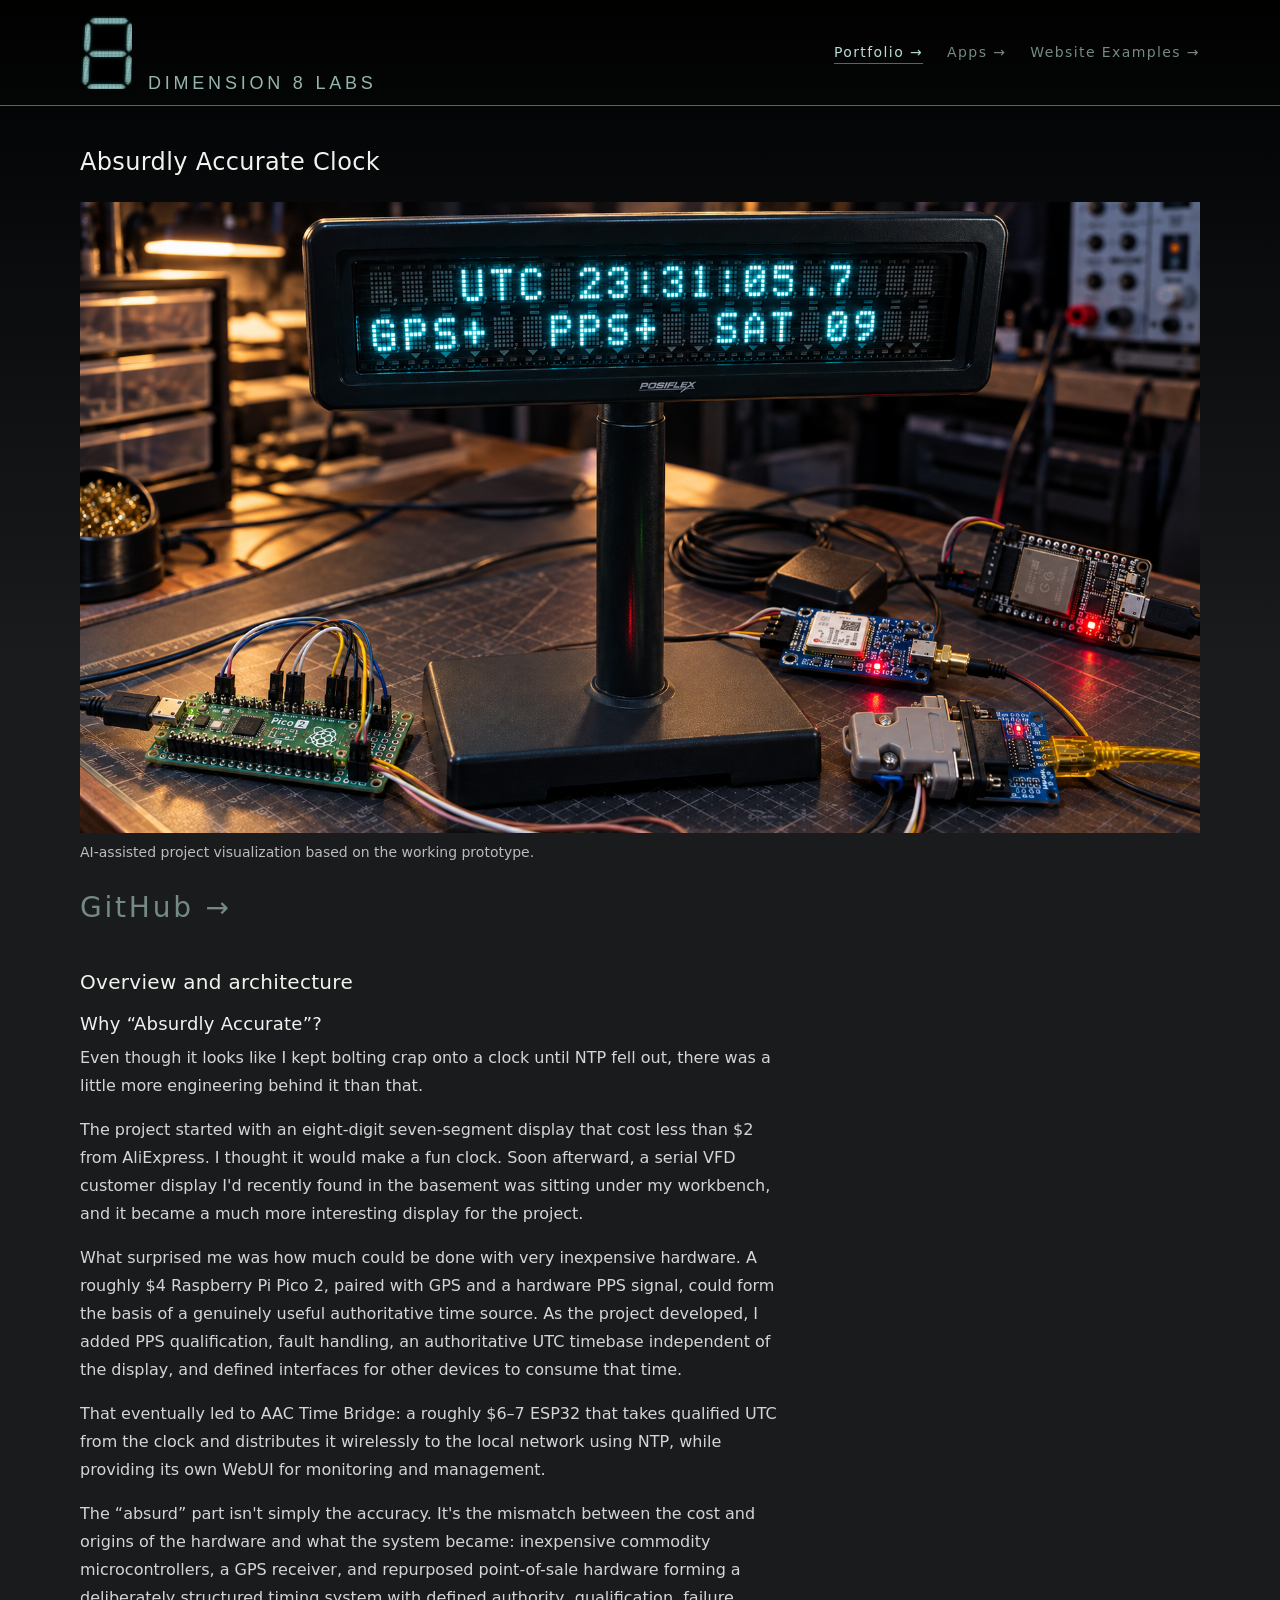
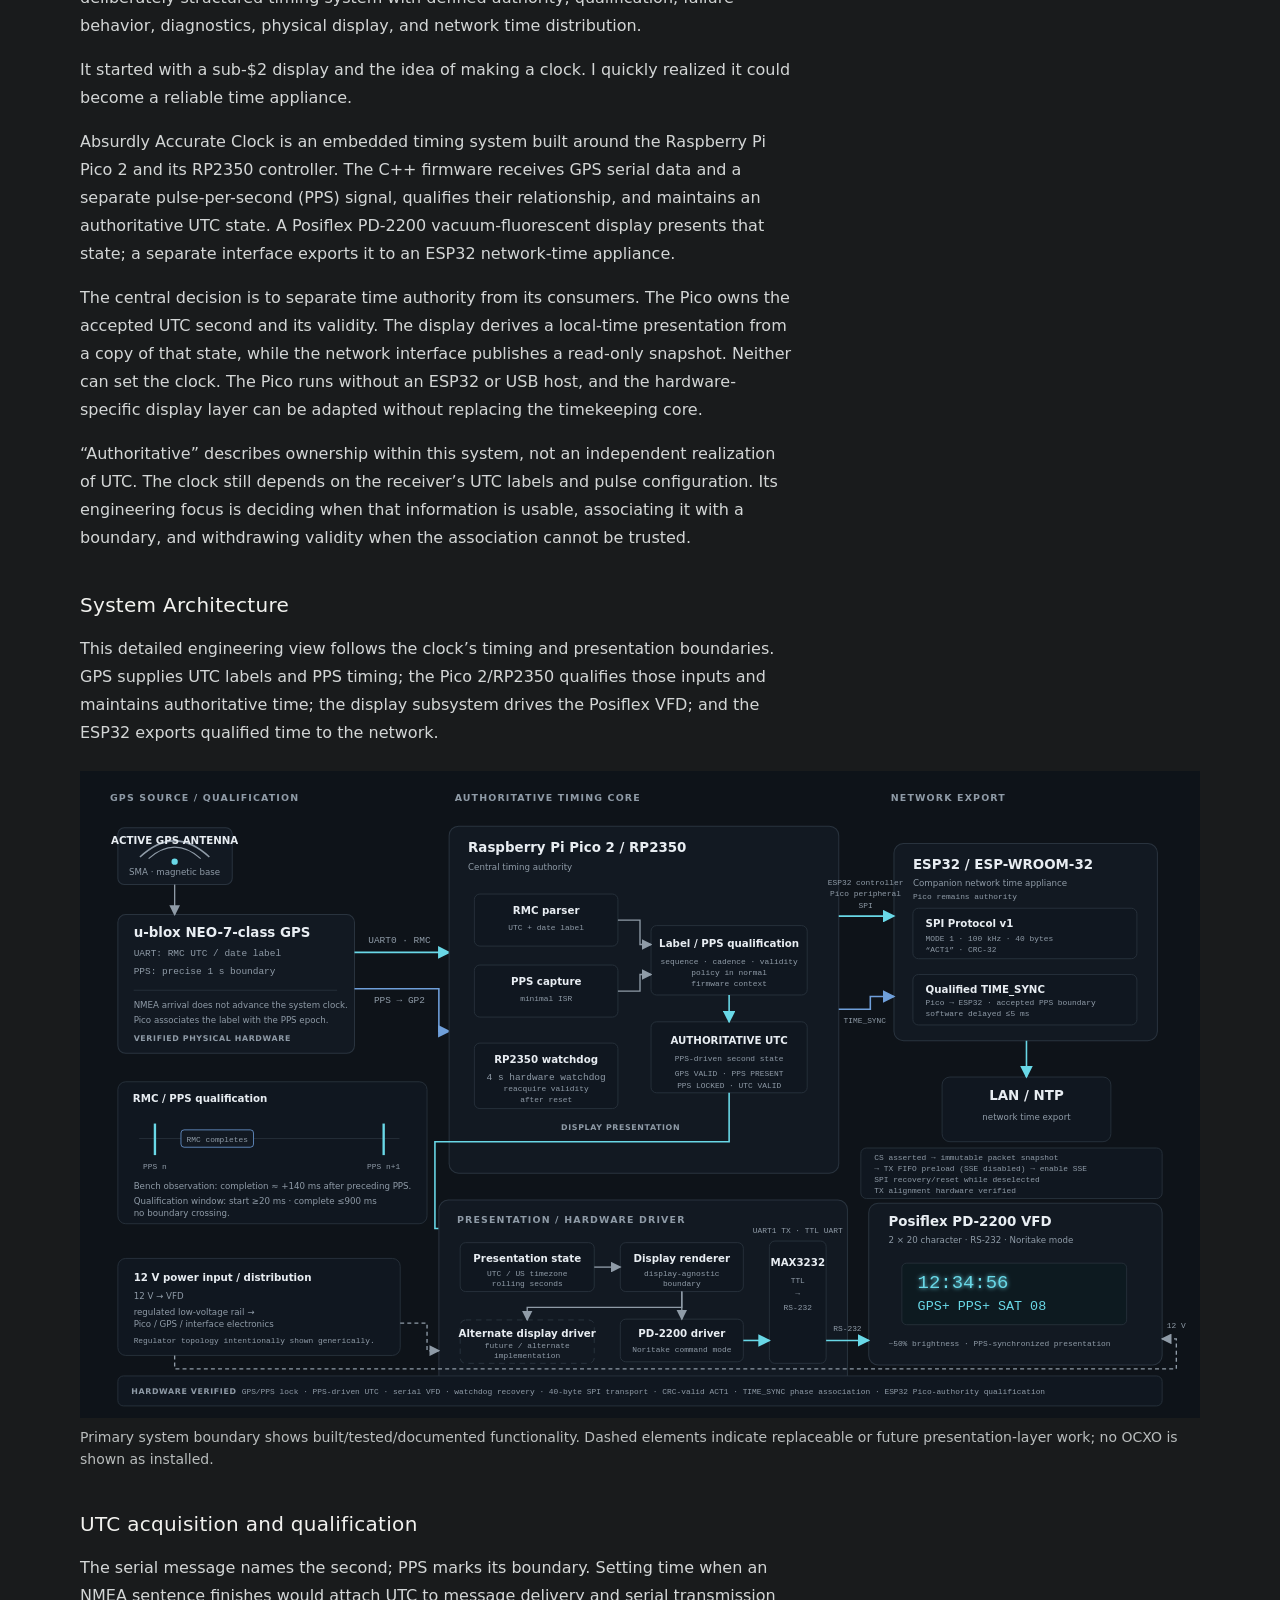
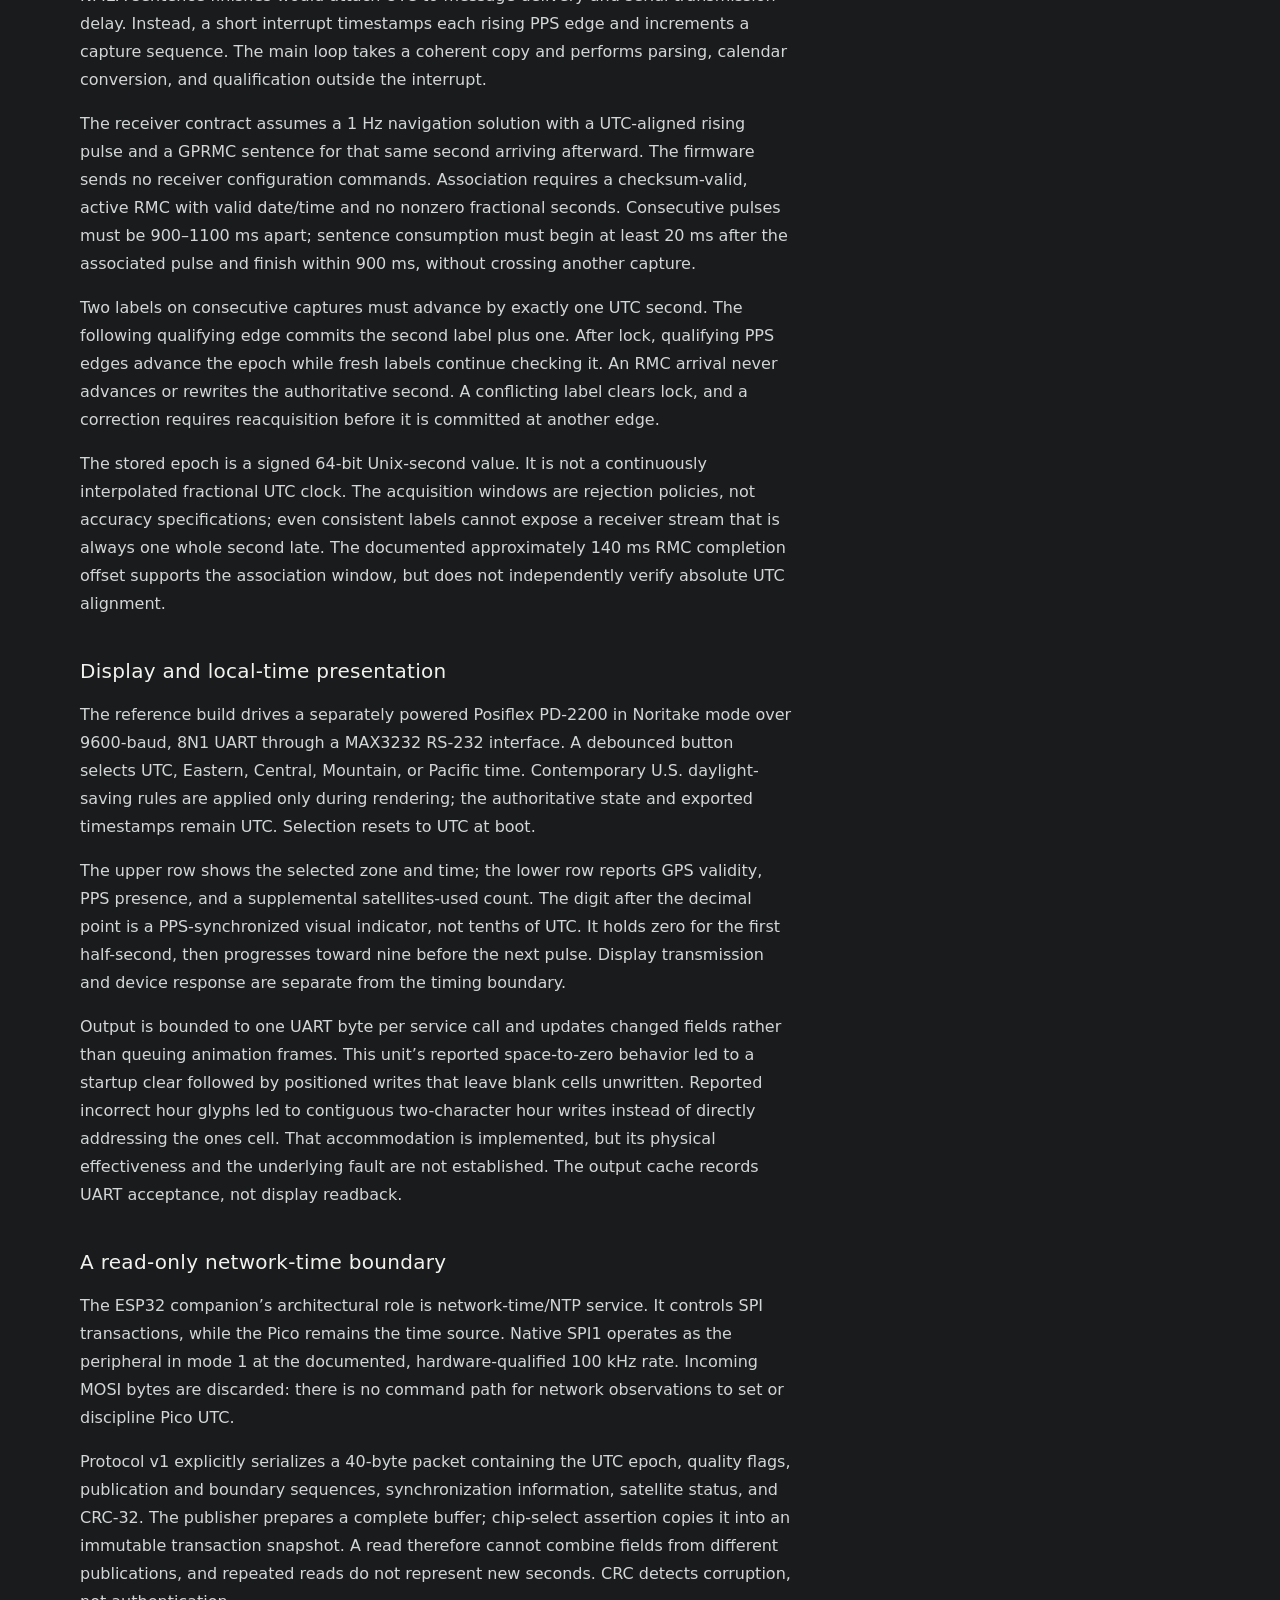
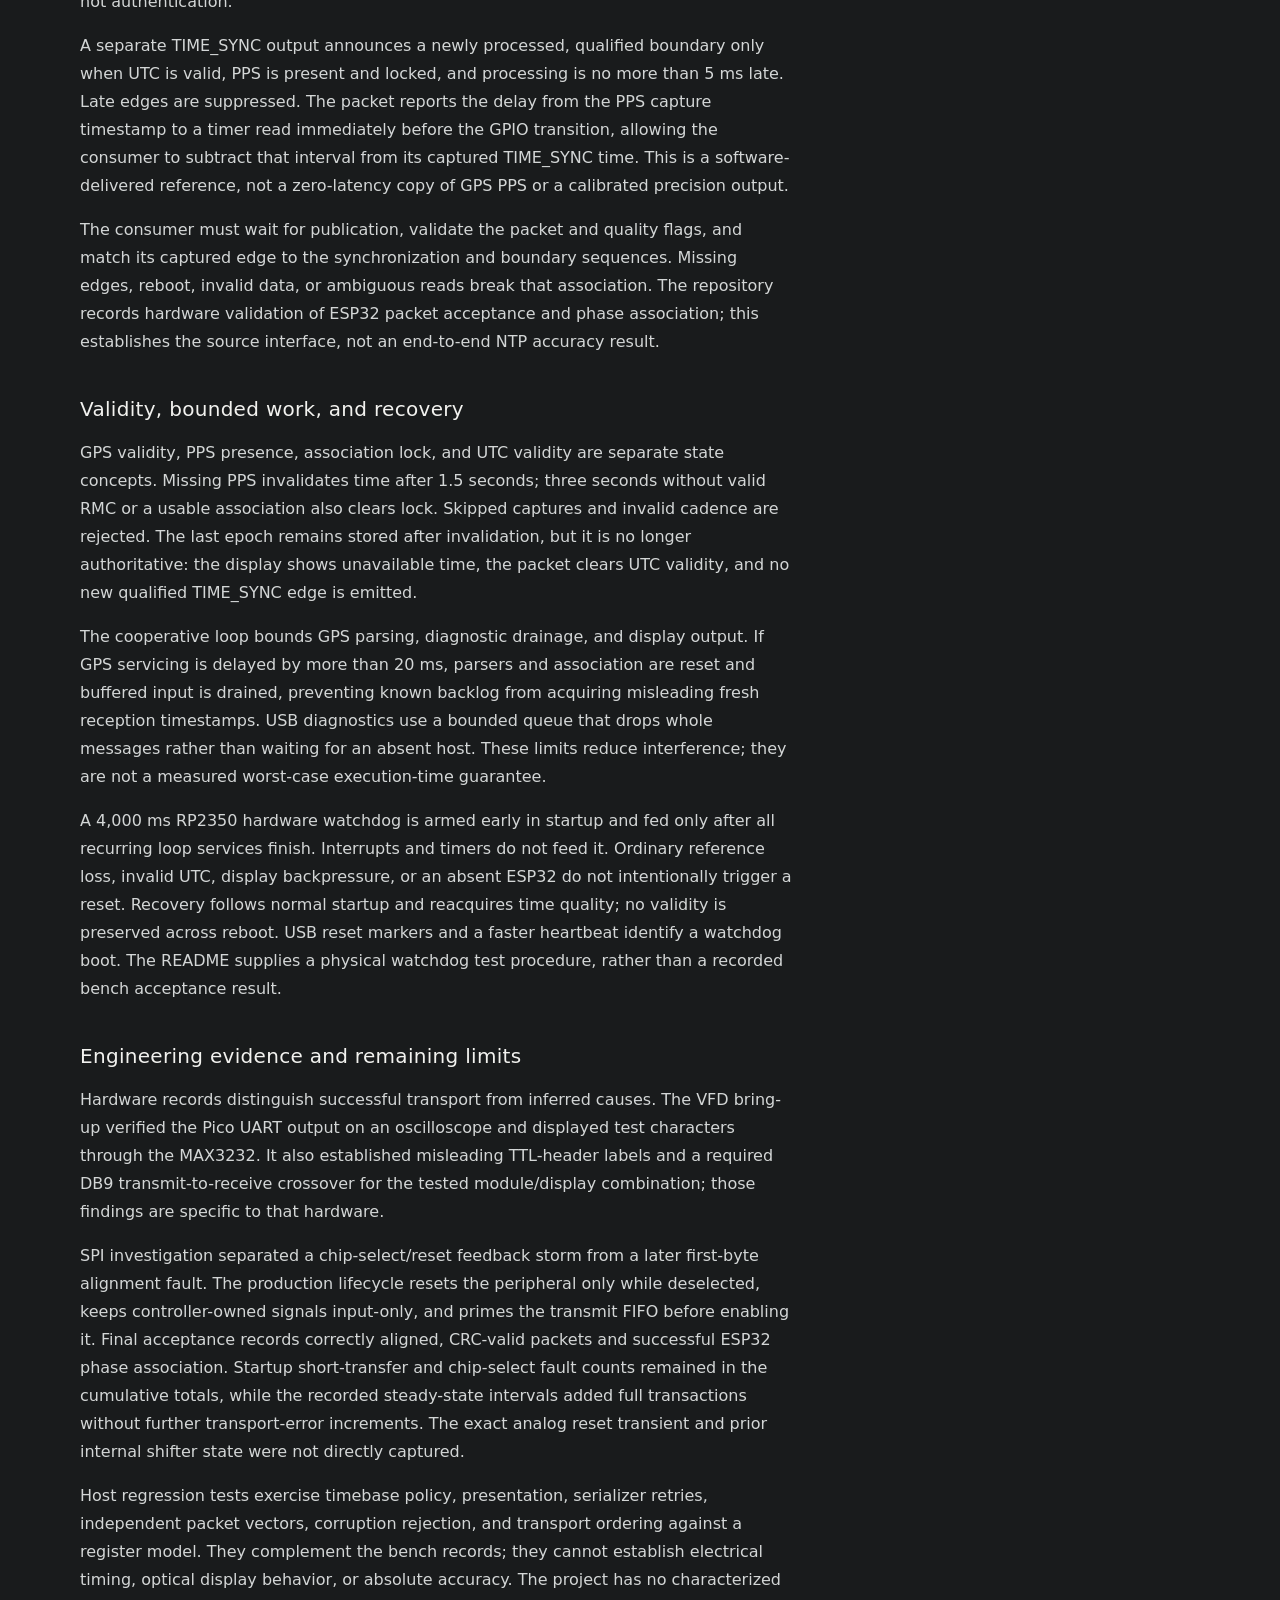
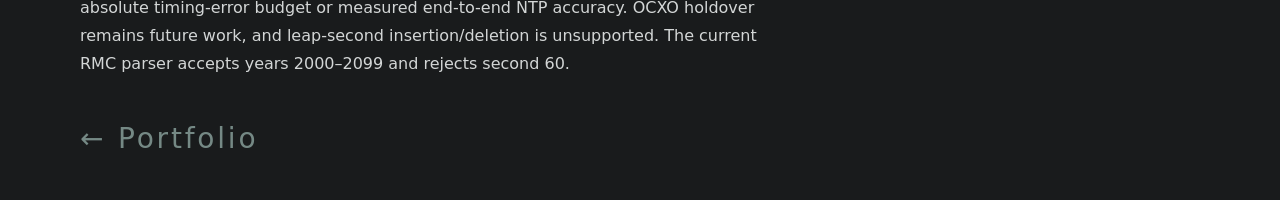
<file: portfolio/projects/absurdly-accurate-clock/index.html>
<!doctype html>
<html lang="en">
  <head>
    <meta charset="utf-8">
    <meta name="viewport" content="width=device-width, initial-scale=1">
    <meta name="description" content="The engineering behind Absurdly Accurate Clock: PPS-qualified UTC on a Raspberry Pi Pico 2, independent VFD presentation, and a read-only network-time interface.">
    <title>Absurdly Accurate Clock — Dimension Eight Labs</title>
    <link rel="icon" type="image/png" sizes="32x32" href="/favicon-32x32.png">
    <link rel="icon" type="image/x-icon" href="/favicon.ico">
    <link rel="apple-touch-icon" sizes="180x180" href="/apple-touch-icon.png">
    <link rel="stylesheet" href="../../../css/main.css?v=interior-content-4">
    <link rel="stylesheet" href="../../../css/interior.css?v=interior-content-5">
    <link rel="stylesheet" href="../../../css/project-detail.css?v=project-navigation-1">
    <link rel="stylesheet" href="../../../css/aac-architecture.css?v=2">
    <script src="../../../js/interior.js?v=interior-content-5" defer></script>
  </head>
  <body class="interior-page">
    <a class="dim8-link skip-link" href="#main-content">Skip to content →</a>
    <dim8-header current-page="portfolio"></dim8-header>
    <main id="main-content" class="interior-main project-detail" tabindex="-1">
      <h1>Absurdly Accurate Clock</h1>
      <figure class="case-study-image">
        <img src="../../../images/AAC-Clock-Project-Page-Image.png" width="1672" height="941" alt="Absurdly Accurate Clock project visualization showing the VFD and prototype electronics on a workbench." decoding="async">
        <figcaption>AI-assisted project visualization based on the working prototype.</figcaption>
      </figure>
      <div class="project-actions">
        <a class="dim8-link" href="https://github.com/rhaag71/absurdly-accurate-clock" target="_blank" rel="noopener noreferrer">GitHub →</a>
      </div>
      <div id="project-detail-content" class="project-detail-content">
        <!-- Technical source baseline: rhaag71/absurdly-accurate-clock
             1ee24d72ed36da66b061a3a4e2f9a9446dfa326c.
             Section sources are relative to that repository. The current protocol
             and final SPI acceptance record supersede older overview transport notes. -->
        <section class="case-study-section" aria-labelledby="overview-heading">
          <!-- Sources: README.md; docs/architectural-docs/overview.md, sections 1–2. -->
          <h2 id="overview-heading">Overview and architecture</h2>
          <h3>Why “Absurdly Accurate”?</h3>
          <p>Even though it looks like I kept bolting crap onto a clock until NTP fell out, there was a little more engineering behind it than that.</p>
          <p>The project started with an eight-digit seven-segment display that cost less than $2 from AliExpress. I thought it would make a fun clock. Soon afterward, a serial VFD customer display I'd recently found in the basement was sitting under my workbench, and it became a much more interesting display for the project.</p>
          <p>What surprised me was how much could be done with very inexpensive hardware. A roughly $4 Raspberry Pi Pico 2, paired with GPS and a hardware PPS signal, could form the basis of a genuinely useful authoritative time source. As the project developed, I added PPS qualification, fault handling, an authoritative UTC timebase independent of the display, and defined interfaces for other devices to consume that time.</p>
          <p>That eventually led to AAC Time Bridge: a roughly $6–7 ESP32 that takes qualified UTC from the clock and distributes it wirelessly to the local network using NTP, while providing its own WebUI for monitoring and management.</p>
          <p>The “absurd” part isn't simply the accuracy. It's the mismatch between the cost and origins of the hardware and what the system became: inexpensive commodity microcontrollers, a GPS receiver, and repurposed point-of-sale hardware forming a deliberately structured timing system with defined authority, qualification, failure behavior, diagnostics, physical display, and network time distribution.</p>
          <p>It started with a sub-$2 display and the idea of making a clock. I quickly realized it could become a reliable time appliance.</p>
          <p>Absurdly Accurate Clock is an embedded timing system built around the Raspberry Pi Pico 2 and its RP2350 controller. The C++ firmware receives GPS serial data and a separate pulse-per-second (PPS) signal, qualifies their relationship, and maintains an authoritative UTC state. A Posiflex PD-2200 vacuum-fluorescent display presents that state; a separate interface exports it to an ESP32 network-time appliance.</p>
          <p>The central decision is to separate time authority from its consumers. The Pico owns the accepted UTC second and its validity. The display derives a local-time presentation from a copy of that state, while the network interface publishes a read-only snapshot. Neither can set the clock. The Pico runs without an ESP32 or USB host, and the hardware-specific display layer can be adapted without replacing the timekeeping core.</p>
          <p>“Authoritative” describes ownership within this system, not an independent realization of UTC. The clock still depends on the receiver’s UTC labels and pulse configuration. Its engineering focus is deciding when that information is usable, associating it with a boundary, and withdrawing validity when the association cannot be trusted.</p>
        </section>

        <section class="case-study-section" aria-labelledby="system-architecture-heading">
          <h2 id="system-architecture-heading">System Architecture</h2>
          <p>This detailed engineering view follows the clock’s timing and presentation boundaries. GPS supplies UTC labels and PPS timing; the Pico 2/RP2350 qualifies those inputs and maintains authoritative time; the display subsystem drives the Posiflex VFD; and the ESP32 exports qualified time to the network.</p>
          <!-- Native SVG reused from images/interactive-diagrams/absurdly-accurate-clock-architecture.html.
               Preserve its viewBox, internal geometry and labels; scope IDs and CSS for page integration. -->
          <figure class="case-study-architecture">
            <svg class="aac-architecture-diagram" xmlns="http://www.w3.org/2000/svg" preserveAspectRatio="xMidYMid meet" viewBox="0 0 1420 820" role="img" aria-label="Technical architecture of the Absurdly Accurate Clock">
            <defs>
             <marker id="aac-architecture-arrow" markerWidth="8" markerHeight="8" refX="7" refY="4" orient="auto"><path d="M0,0 L8,4 L0,8 z" fill="#8f9ba7"/></marker>
             <marker id="aac-architecture-arrow-c" markerWidth="8" markerHeight="8" refX="7" refY="4" orient="auto"><path d="M0,0 L8,4 L0,8 z" fill="#69d8e7"/></marker>
             <marker id="aac-architecture-arrow-b" markerWidth="8" markerHeight="8" refX="7" refY="4" orient="auto"><path d="M0,0 L8,4 L0,8 z" fill="#6f9fda"/></marker>
             <filter id="aac-architecture-glow"><feGaussianBlur stdDeviation="3" result="b"/><feMerge><feMergeNode in="b"/><feMergeNode in="SourceGraphic"/></feMerge></filter>
            </defs>

            <text x="38" y="38" class="section">GPS SOURCE / QUALIFICATION</text>
            <text x="475" y="38" class="section">AUTHORITATIVE TIMING CORE</text>
            <text x="1028" y="38" class="section">NETWORK EXPORT</text>

            <rect x="48" y="72" width="145" height="72" rx="8" class="box"/>
            <path d="M76 109 Q120 68 164 109" fill="none" stroke="#8f9ba7" stroke-width="2"/>
            <path d="M87 111 Q120 82 153 111" fill="none" stroke="#8f9ba7" stroke-width="1.4"/>
            <circle cx="120" cy="115" r="4" fill="#69d8e7"/>
            <text x="120" y="92" text-anchor="middle" class="t2">ACTIVE GPS ANTENNA</text>
            <text x="120" y="132" text-anchor="middle" class="ts">SMA · magnetic base</text>

            <rect x="48" y="182" width="300" height="176" rx="10" class="box"/>
            <text x="68" y="211" class="t1">u-blox NEO-7-class GPS</text>
            <text x="68" y="235" class="tm">UART: RMC UTC / date label</text>
            <text x="68" y="258" class="tm">PPS: precise 1 s boundary</text>
            <line x1="68" y1="278" x2="326" y2="278" stroke="#29333e"/>
            <text x="68" y="300" class="ts">NMEA arrival does not advance the system clock.</text>
            <text x="68" y="320" class="ts">Pico associates the label with the PPS epoch.</text>
            <text x="68" y="342" class="tag">VERIFIED PHYSICAL HARDWARE</text>
            <path d="M120 144 L120 182" class="wire"/>

            <rect x="48" y="394" width="392" height="180" rx="10" class="box2"/>
            <text x="67" y="420" class="t2">RMC / PPS qualification</text>
            <line x1="75" y1="466" x2="405" y2="466" stroke="#29333e"/>
            <line x1="95" y1="447" x2="95" y2="487" stroke="#69d8e7" stroke-width="3"/>
            <line x1="385" y1="447" x2="385" y2="487" stroke="#69d8e7" stroke-width="3"/>
            <rect x="128" y="455" width="92" height="22" rx="4" fill="#121922" stroke="#6f9fda"/>
            <text x="174" y="470" text-anchor="middle" class="tiny">RMC completes</text>
            <text x="95" y="505" text-anchor="middle" class="tiny">PPS n</text>
            <text x="385" y="505" text-anchor="middle" class="tiny">PPS n+1</text>
            <text x="68" y="530" class="ts">Bench observation: completion ≈ +140 ms after preceding PPS.</text>
            <text x="68" y="549" class="ts"><tspan x="68">Qualification window: start ≥20 ms · complete ≤900 ms</tspan><tspan x="68" dy="15">no boundary crossing.</tspan></text>

            <path d="M348 230 H468" class="wire2"/>
            <text x="405" y="218" text-anchor="middle" class="tm">UART0 · RMC</text>
            <path d="M348 276 H455 V330 H468" class="wire3"/>
            <text x="405" y="294" text-anchor="middle" class="tm">PPS → GP2</text>

            <rect x="468" y="70" width="494" height="440" rx="12" class="box"/>
            <text x="492" y="103" class="t1">Raspberry Pi Pico 2 / RP2350</text>
            <text x="492" y="125" class="ts">Central timing authority</text>

            <rect x="500" y="156" width="182" height="66" rx="7" class="box2"/>
            <text x="591" y="181" text-anchor="middle" class="t2">RMC parser</text>
            <text x="591" y="202" text-anchor="middle" class="tiny">UTC + date label</text>
            <rect x="500" y="246" width="182" height="66" rx="7" class="box2"/>
            <text x="591" y="271" text-anchor="middle" class="t2">PPS capture</text>
            <text x="591" y="292" text-anchor="middle" class="tiny">minimal ISR</text>
            <rect x="724" y="196" width="198" height="88" rx="7" class="box2"/>
            <text x="823" y="223" text-anchor="middle" class="t2">Label / PPS qualification</text>
            <text x="823" y="245" text-anchor="middle" class="tiny">sequence · cadence · validity</text>
            <text x="823" y="259" text-anchor="middle" class="tiny"><tspan x="823">policy in normal</tspan><tspan x="823" dy="14">firmware context</tspan></text>
            <rect x="724" y="318" width="198" height="90" rx="7" class="box2"/>
            <text x="823" y="346" text-anchor="middle" class="t2">AUTHORITATIVE UTC</text>
            <text x="823" y="368" text-anchor="middle" class="tiny">PPS-driven second state</text>
            <text x="823" y="387" text-anchor="middle" class="tiny"><tspan x="823">GPS VALID · PPS PRESENT</tspan><tspan x="823" dy="15">PPS LOCKED · UTC VALID</tspan></text>
            <path d="M682 189 H710 V220 H724" class="wire"/>
            <path d="M682 279 H710 V258 H724" class="wire"/>
            <path d="M823 284 V318" class="wire2"/>

            <rect x="500" y="345" width="182" height="83" rx="7" class="box2"/>
            <text x="591" y="370" text-anchor="middle" class="t2">RP2350 watchdog</text>
            <text x="591" y="392" text-anchor="middle" class="tm">4 s hardware watchdog</text>
            <text x="591" y="406" text-anchor="middle" class="tiny"><tspan x="591">reacquire validity</tspan><tspan x="591" dy="14">after reset</tspan></text>

            <path d="M823 408 V470 H450 V580 H567 V598" class="wire2" data-signal="utc-presentation"/>
            <text x="610" y="455" class="tag">DISPLAY PRESENTATION</text>

            <rect x="455" y="544" width="518" height="236" rx="12" class="box"/>
            <text x="478" y="573" class="section">PRESENTATION / HARDWARE DRIVER</text>
            <rect x="482" y="598" width="170" height="62" rx="7" class="box2"/>
            <text x="567" y="622" text-anchor="middle" class="t2">Presentation state</text>
            <text x="567" y="640" text-anchor="middle" class="tiny"><tspan x="567">UTC / US timezone</tspan><tspan x="567" dy="13">rolling seconds</tspan></text>
            <rect x="685" y="598" width="156" height="62" rx="7" class="box2"/>
            <text x="763" y="622" text-anchor="middle" class="t2">Display renderer</text>
            <text x="763" y="640" text-anchor="middle" class="tiny"><tspan x="763">display-agnostic</tspan><tspan x="763" dy="13">boundary</tspan></text>
            <rect x="685" y="695" width="156" height="54" rx="7" class="box2"/>
            <text x="763" y="718" text-anchor="middle" class="t2">PD-2200 driver</text>
            <text x="763" y="737" text-anchor="middle" class="tiny">Noritake command mode</text>
            <rect x="874" y="596" width="72" height="155" rx="7" class="box2"/>
            <text x="910" y="586" text-anchor="middle" class="tiny">UART1 TX · TTL UART</text>
            <text x="910" y="628" text-anchor="middle" class="t2">MAX3232</text>
            <text x="910" y="649" text-anchor="middle" class="tiny">TTL</text>
            <text x="910" y="666" text-anchor="middle" class="tiny">→</text>
            <text x="910" y="683" text-anchor="middle" class="tiny">RS-232</text>
            <path d="M652 629 H685" class="wire"/>
            <path d="M763 660 V695" class="wire"/>
            <path d="M841 722 H874" class="wire2" data-signal="ttl-uart"/>

            <rect x="482" y="696" width="170" height="55" rx="7" class="dash"/>
            <text x="567" y="718" text-anchor="middle" class="t2">Alternate display driver</text>
            <text x="567" y="731" text-anchor="middle" class="tiny"><tspan x="567">future / alternate</tspan><tspan x="567" dy="13">implementation</tspan></text>
            <path d="M763 660 V680 H567 V696" class="wire"/>

            <rect x="1000" y="548" width="372" height="205" rx="12" class="box"/>
            <text x="1025" y="577" class="t1">Posiflex PD-2200 VFD</text>
            <text x="1025" y="599" class="ts">2 × 20 character · RS-232 · Noritake mode</text>
            <rect x="1042" y="624" width="285" height="78" rx="6" fill="#0d1a20" stroke="#29333e"/>
            <text x="1062" y="655" font-family="ui-monospace,SFMono-Regular,Menlo,monospace" font-size="24" fill="#69d8e7" filter="url(#aac-architecture-glow)">12:34:56</text>
            <text x="1062" y="684" font-family="ui-monospace,SFMono-Regular,Menlo,monospace" font-size="17" fill="#69d8e7">GPS+ PPS+ SAT 08</text>
            <text x="1025" y="729" class="tiny">~50% brightness · PPS-synchronized presentation</text>
            <path d="M946 722 H1000" class="wire2" data-signal="rs232"/>
            <text x="973" y="710" text-anchor="middle" class="tiny">RS-232</text>

            <rect x="1032" y="92" width="334" height="250" rx="12" class="box"/>
            <text x="1056" y="124" class="t1">ESP32 / ESP-WROOM-32</text>
            <text x="1056" y="146" class="ts">Companion network time appliance</text>
            <text x="1056" y="162" class="tiny">Pico remains authority</text>
            <rect x="1056" y="174" width="284" height="64" rx="7" class="box2"/>
            <text x="1072" y="198" class="t2">SPI Protocol v1</text>
            <text x="1072" y="215" class="tiny"><tspan x="1072">MODE 1 · 100 kHz · 40 bytes</tspan><tspan x="1072" dy="14">“ACT1” · CRC-32</tspan></text>
            <rect x="1056" y="258" width="284" height="64" rx="7" class="box2"/>
            <text x="1072" y="281" class="t2">Qualified TIME_SYNC</text>
            <text x="1072" y="297" class="tiny"><tspan x="1072">Pico → ESP32 · accepted PPS boundary</tspan><tspan x="1072" dy="13">software delayed ≤5 ms</tspan></text>
            <path d="M962 184 H1032" class="wire2" data-interface="spi"/>
            <text x="996" y="145" text-anchor="middle" class="tiny"><tspan x="996">ESP32 controller</tspan><tspan x="996" dy="14">Pico peripheral</tspan></text>
            <text x="996" y="174" text-anchor="middle" class="tiny">SPI</text>
            <path d="M962 302 H1002 V286 H1032" class="wire3" data-interface="time-sync"/>
            <text x="995" y="319" text-anchor="middle" class="tiny">TIME_SYNC</text>

            <rect x="1093" y="388" width="214" height="82" rx="10" class="box2"/>
            <text x="1200" y="417" text-anchor="middle" class="t1">LAN / NTP</text>
            <text x="1200" y="442" text-anchor="middle" class="ts">network time export</text>
            <path d="M1200 342 V388" class="wire2"/>

            <rect x="990" y="478" width="382" height="64" rx="7" class="box2"/>
            <text x="1007" y="493" class="tiny"><tspan x="1007">CS asserted → immutable packet snapshot</tspan><tspan x="1007" dy="14">→ TX FIFO preload (SSE disabled) → enable SSE</tspan><tspan x="1007" dy="14">SPI recovery/reset while deselected</tspan><tspan x="1007" dy="14">TX alignment hardware verified</tspan></text>

            <rect x="48" y="618" width="358" height="123" rx="10" class="box2"/>
            <text x="68" y="646" class="t2">12 V power input / distribution</text>
            <text x="68" y="670" class="ts">12 V → VFD</text>
            <text x="68" y="690" class="ts"><tspan x="68">regulated low-voltage rail →</tspan><tspan x="68" dy="15">Pico / GPS / interface electronics</tspan></text>
            <text x="68" y="725" class="tiny">Regulator topology intentionally shown generically.</text>
            <path d="M406 700 H440 V735 H455" class="wire power" data-power="regulated-rail"/>
            <path d="M120 741 V758 H1390 V720 H1372" class="wire power" data-power="vfd-12v"/>
            <text x="1390" y="706" text-anchor="middle" class="tiny">12 V</text>

            <rect x="48" y="767" width="1324" height="38" rx="7" class="box2"/>
            <text x="65" y="790" class="tag">HARDWARE VERIFIED</text>
            <text x="205" y="790" class="tiny">GPS/PPS lock · PPS-driven UTC · serial VFD · watchdog recovery · 40-byte SPI transport · CRC-valid ACT1 · TIME_SYNC phase association · ESP32 Pico-authority qualification</text>
            </svg>
            <figcaption>Primary system boundary shows built/tested/documented functionality. Dashed elements indicate replaceable or future presentation-layer work; no OCXO is shown as installed.</figcaption>
          </figure>
        </section>

        <section class="case-study-section" aria-labelledby="timekeeping-heading">
          <!-- Sources: docs/pps-timebase.md, receiver contract and state behavior;
               docs/architectural-docs/overview.md, sections 3–5. -->
          <h2 id="timekeeping-heading">UTC acquisition and qualification</h2>
          <p>The serial message names the second; PPS marks its boundary. Setting time when an NMEA sentence finishes would attach UTC to message delivery and serial transmission delay. Instead, a short interrupt timestamps each rising PPS edge and increments a capture sequence. The main loop takes a coherent copy and performs parsing, calendar conversion, and qualification outside the interrupt.</p>
          <p>The receiver contract assumes a 1 Hz navigation solution with a UTC-aligned rising pulse and a GPRMC sentence for that same second arriving afterward. The firmware sends no receiver configuration commands. Association requires a checksum-valid, active RMC with valid date/time and no nonzero fractional seconds. Consecutive pulses must be 900–1100 ms apart; sentence consumption must begin at least 20 ms after the associated pulse and finish within 900 ms, without crossing another capture.</p>
          <p>Two labels on consecutive captures must advance by exactly one UTC second. The following qualifying edge commits the second label plus one. After lock, qualifying PPS edges advance the epoch while fresh labels continue checking it. An RMC arrival never advances or rewrites the authoritative second. A conflicting label clears lock, and a correction requires reacquisition before it is committed at another edge.</p>
          <p>The stored epoch is a signed 64-bit Unix-second value. It is not a continuously interpolated fractional UTC clock. The acquisition windows are rejection policies, not accuracy specifications; even consistent labels cannot expose a receiver stream that is always one whole second late. The documented approximately 140 ms RMC completion offset supports the association window, but does not independently verify absolute UTC alignment.</p>
        </section>

        <section class="case-study-section" aria-labelledby="display-heading">
          <!-- Sources: README.md, display and verified VFD wiring;
               docs/pps-timebase.md, rolling indicator and blank-cell strategy;
               docs/display-timezone.md; docs/hh-zero-investigation.md, current accommodation. -->
          <h2 id="display-heading">Display and local-time presentation</h2>
          <p>The reference build drives a separately powered Posiflex PD-2200 in Noritake mode over 9600-baud, 8N1 UART through a MAX3232 RS-232 interface. A debounced button selects UTC, Eastern, Central, Mountain, or Pacific time. Contemporary U.S. daylight-saving rules are applied only during rendering; the authoritative state and exported timestamps remain UTC. Selection resets to UTC at boot.</p>
          <p>The upper row shows the selected zone and time; the lower row reports GPS validity, PPS presence, and a supplemental satellites-used count. The digit after the decimal point is a PPS-synchronized visual indicator, not tenths of UTC. It holds zero for the first half-second, then progresses toward nine before the next pulse. Display transmission and device response are separate from the timing boundary.</p>
          <p>Output is bounded to one UART byte per service call and updates changed fields rather than queuing animation frames. This unit’s reported space-to-zero behavior led to a startup clear followed by positioned writes that leave blank cells unwritten. Reported incorrect hour glyphs led to contiguous two-character hour writes instead of directly addressing the ones cell. That accommodation is implemented, but its physical effectiveness and the underlying fault are not established. The output cache records UART acceptance, not display readback.</p>
        </section>

        <section class="case-study-section" aria-labelledby="network-heading">
          <!-- Sources: docs/clock-network-protocol.md (current v1 contract);
               docs/pico-spi-investigation.md, final hardware acceptance; README.md.
               Do not reuse the older overview's pre-acceptance SPI lifecycle or status. -->
          <h2 id="network-heading">A read-only network-time boundary</h2>
          <p>The ESP32 companion’s architectural role is network-time/NTP service. It controls SPI transactions, while the Pico remains the time source. Native SPI1 operates as the peripheral in mode 1 at the documented, hardware-qualified 100 kHz rate. Incoming MOSI bytes are discarded: there is no command path for network observations to set or discipline Pico UTC.</p>
          <p>Protocol v1 explicitly serializes a 40-byte packet containing the UTC epoch, quality flags, publication and boundary sequences, synchronization information, satellite status, and CRC-32. The publisher prepares a complete buffer; chip-select assertion copies it into an immutable transaction snapshot. A read therefore cannot combine fields from different publications, and repeated reads do not represent new seconds. CRC detects corruption, not authentication.</p>
          <p>A separate TIME_SYNC output announces a newly processed, qualified boundary only when UTC is valid, PPS is present and locked, and processing is no more than 5 ms late. Late edges are suppressed. The packet reports the delay from the PPS capture timestamp to a timer read immediately before the GPIO transition, allowing the consumer to subtract that interval from its captured TIME_SYNC time. This is a software-delivered reference, not a zero-latency copy of GPS PPS or a calibrated precision output.</p>
          <p>The consumer must wait for publication, validate the packet and quality flags, and match its captured edge to the synchronization and boundary sequences. Missing edges, reboot, invalid data, or ambiguous reads break that association. The repository records hardware validation of ESP32 packet acceptance and phase association; this establishes the source interface, not an end-to-end NTP accuracy result.</p>
        </section>

        <section class="case-study-section" aria-labelledby="recovery-heading">
          <!-- Sources: docs/pps-timebase.md, state/failure behavior;
               docs/architectural-docs/overview.md, bounded work;
               README.md, unattended recovery and physical watchdog bench procedure. -->
          <h2 id="recovery-heading">Validity, bounded work, and recovery</h2>
          <p>GPS validity, PPS presence, association lock, and UTC validity are separate state concepts. Missing PPS invalidates time after 1.5 seconds; three seconds without valid RMC or a usable association also clears lock. Skipped captures and invalid cadence are rejected. The last epoch remains stored after invalidation, but it is no longer authoritative: the display shows unavailable time, the packet clears UTC validity, and no new qualified TIME_SYNC edge is emitted.</p>
          <p>The cooperative loop bounds GPS parsing, diagnostic drainage, and display output. If GPS servicing is delayed by more than 20 ms, parsers and association are reset and buffered input is drained, preventing known backlog from acquiring misleading fresh reception timestamps. USB diagnostics use a bounded queue that drops whole messages rather than waiting for an absent host. These limits reduce interference; they are not a measured worst-case execution-time guarantee.</p>
          <p>A 4,000 ms RP2350 hardware watchdog is armed early in startup and fed only after all recurring loop services finish. Interrupts and timers do not feed it. Ordinary reference loss, invalid UTC, display backpressure, or an absent ESP32 do not intentionally trigger a reset. Recovery follows normal startup and reacquires time quality; no validity is preserved across reboot. USB reset markers and a faster heartbeat identify a watchdog boot. The README supplies a physical watchdog test procedure, rather than a recorded bench acceptance result.</p>
        </section>

        <section class="case-study-section" aria-labelledby="verification-heading">
          <!-- Sources: README.md, verified VFD wiring;
               docs/pico-spi-investigation.md, production correction and final acceptance;
               docs/clock-network-protocol.md, validation;
               docs/architectural-docs/overview.md, evidence and limitations. -->
          <h2 id="verification-heading">Engineering evidence and remaining limits</h2>
          <p>Hardware records distinguish successful transport from inferred causes. The VFD bring-up verified the Pico UART output on an oscilloscope and displayed test characters through the MAX3232. It also established misleading TTL-header labels and a required DB9 transmit-to-receive crossover for the tested module/display combination; those findings are specific to that hardware.</p>
          <p>SPI investigation separated a chip-select/reset feedback storm from a later first-byte alignment fault. The production lifecycle resets the peripheral only while deselected, keeps controller-owned signals input-only, and primes the transmit FIFO before enabling it. Final acceptance records correctly aligned, CRC-valid packets and successful ESP32 phase association. Startup short-transfer and chip-select fault counts remained in the cumulative totals, while the recorded steady-state intervals added full transactions without further transport-error increments. The exact analog reset transient and prior internal shifter state were not directly captured.</p>
          <p>Host regression tests exercise timebase policy, presentation, serializer retries, independent packet vectors, corruption rejection, and transport ordering against a register model. They complement the bench records; they cannot establish electrical timing, optical display behavior, or absolute accuracy. The project has no characterized absolute timing-error budget or measured end-to-end NTP accuracy. OCXO holdover remains future work, and leap-second insertion/deletion is unsupported. The current RMC parser accepts years 2000–2099 and rejects second 60.</p>
        </section>
      </div>
      <nav class="project-return-nav" aria-label="Project navigation">
        <a class="dim8-link" href="../../">← Portfolio</a>
      </nav>
      <noscript><p class="interior-note">JavaScript is needed for the navigation.</p></noscript>
    </main>
  </body>
</html>
</file>
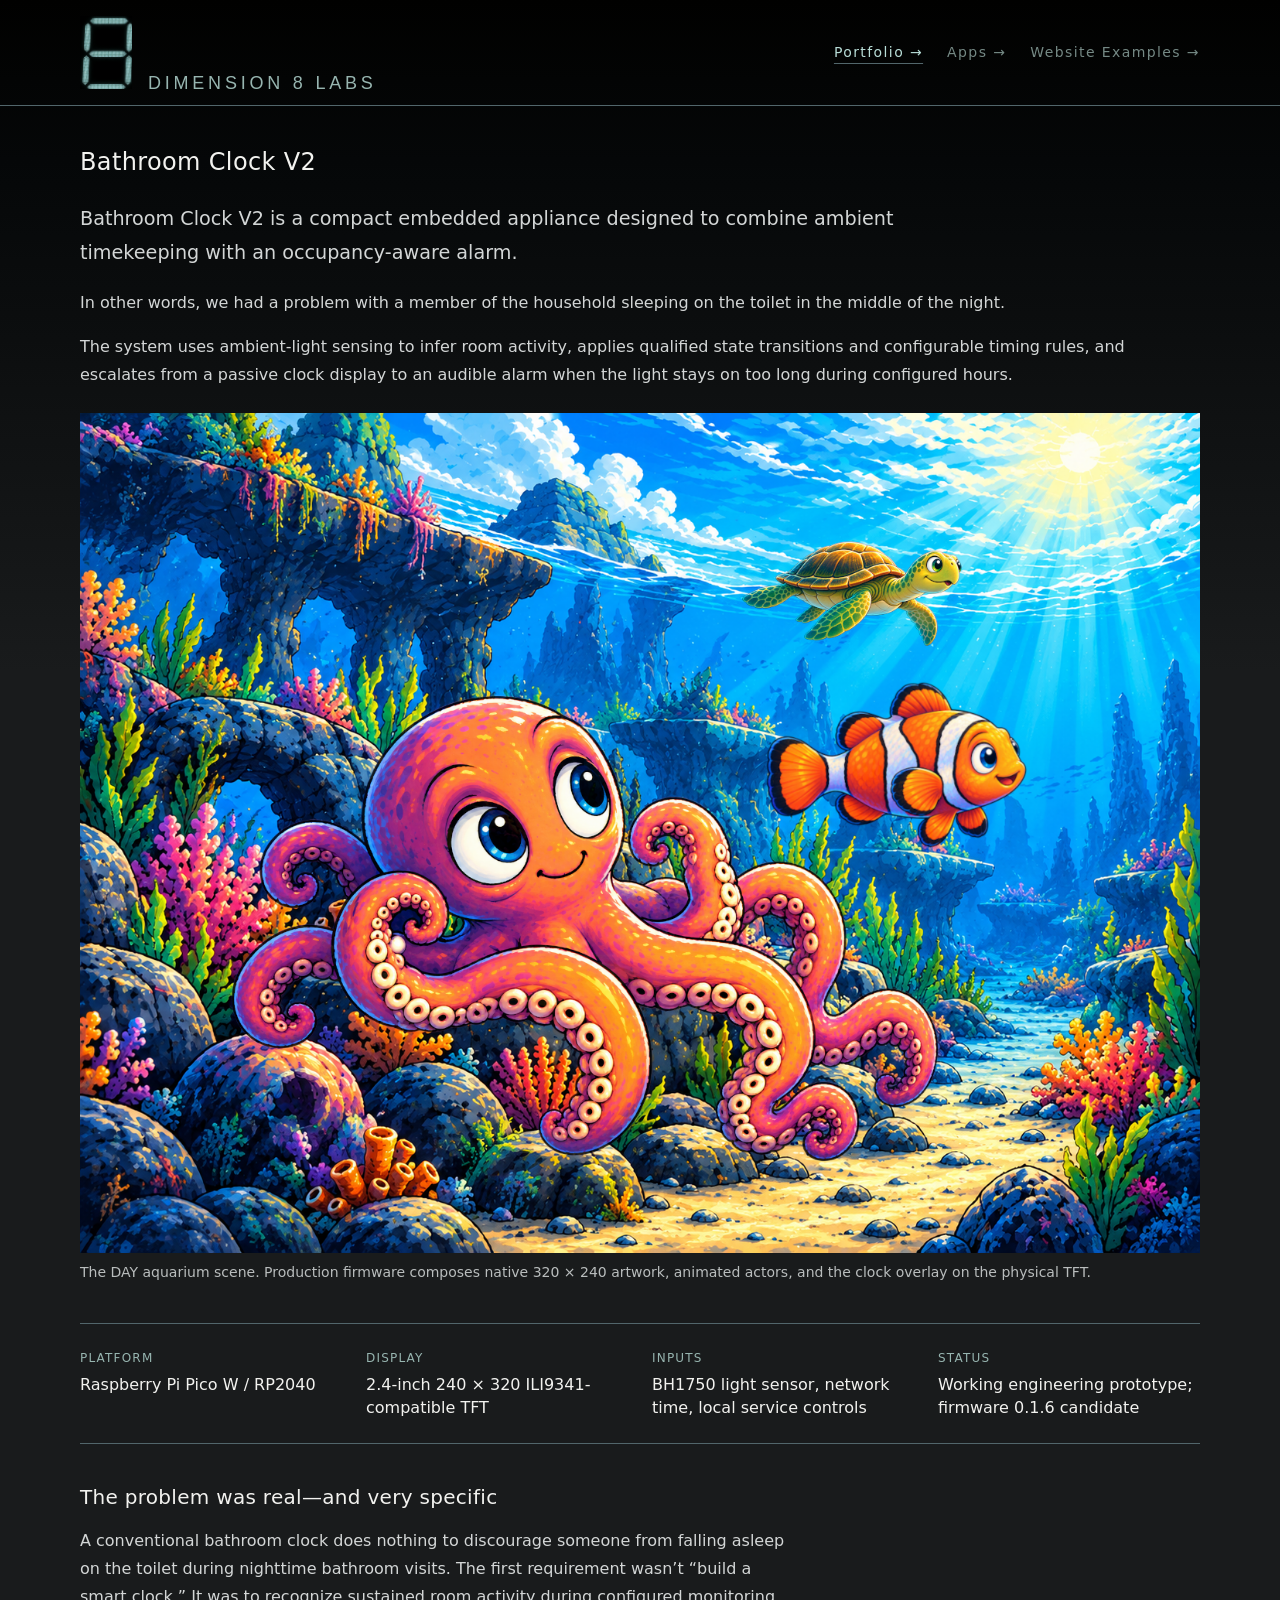
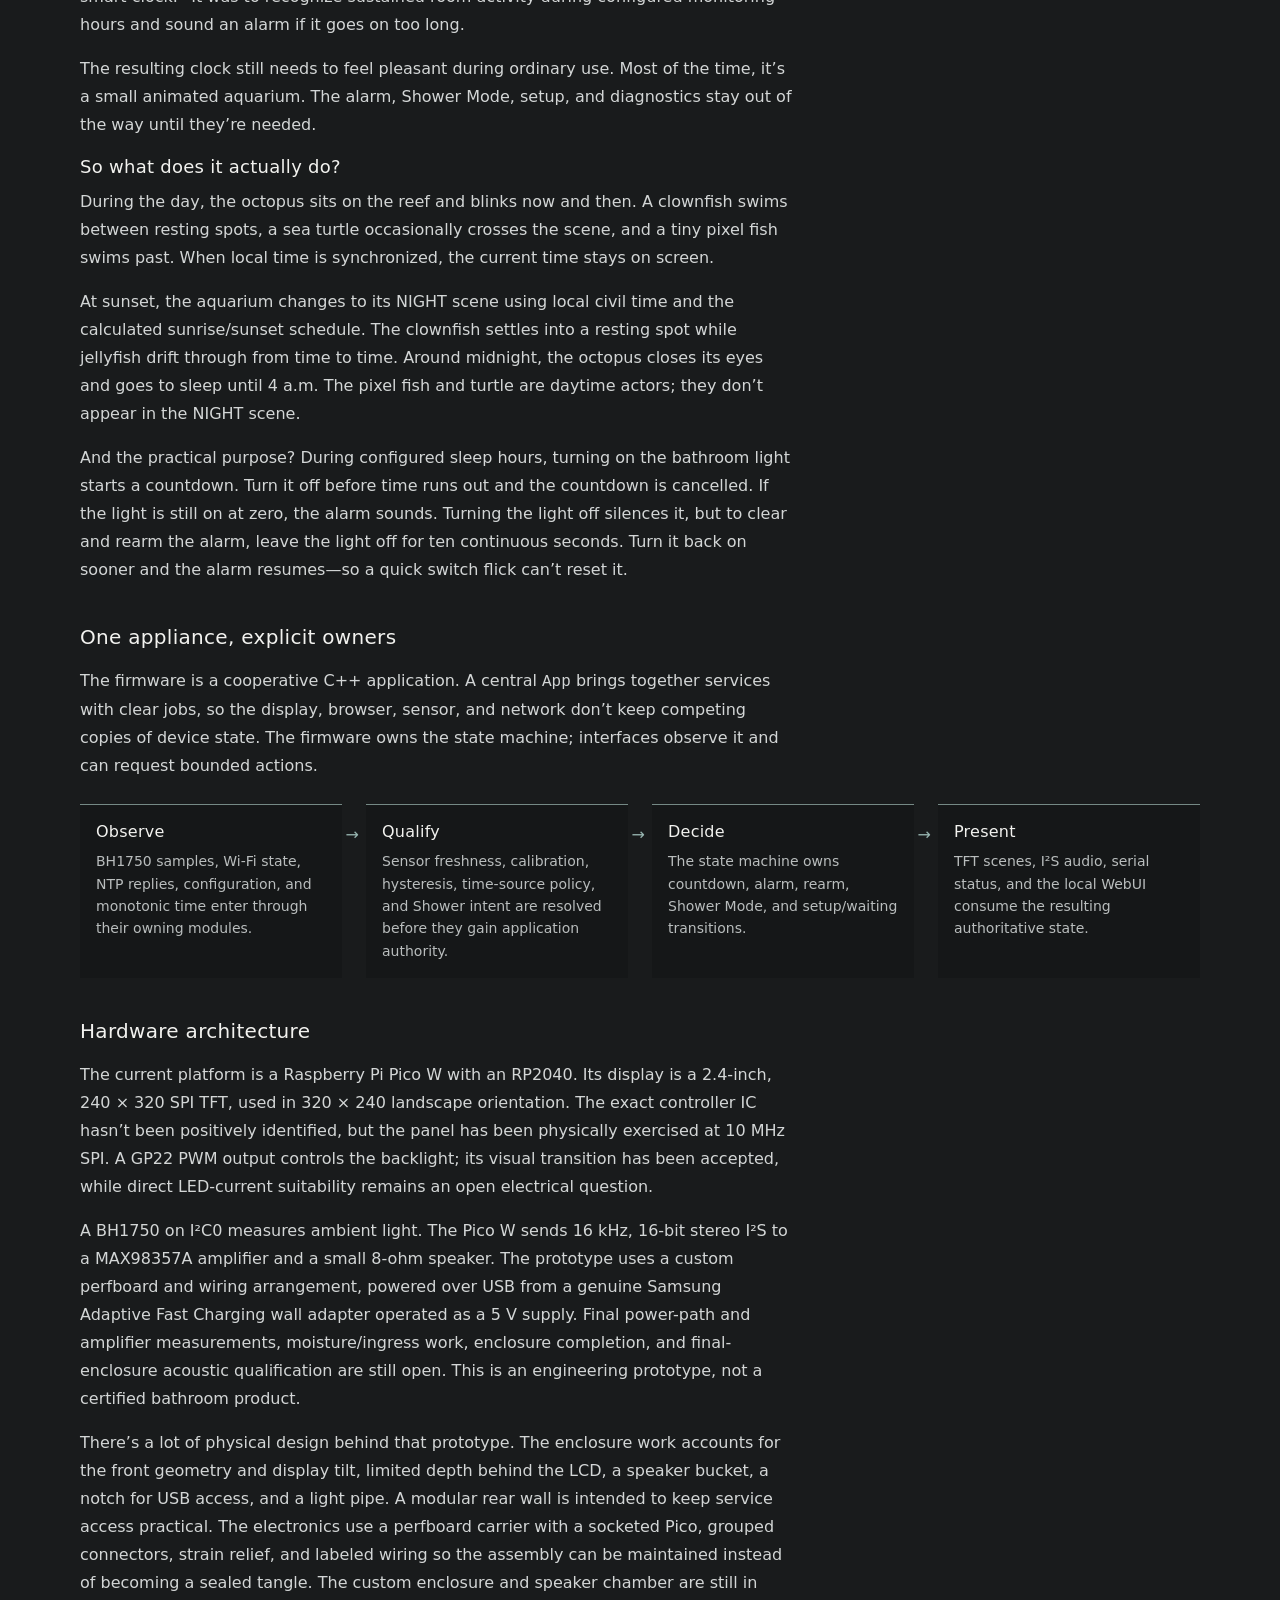
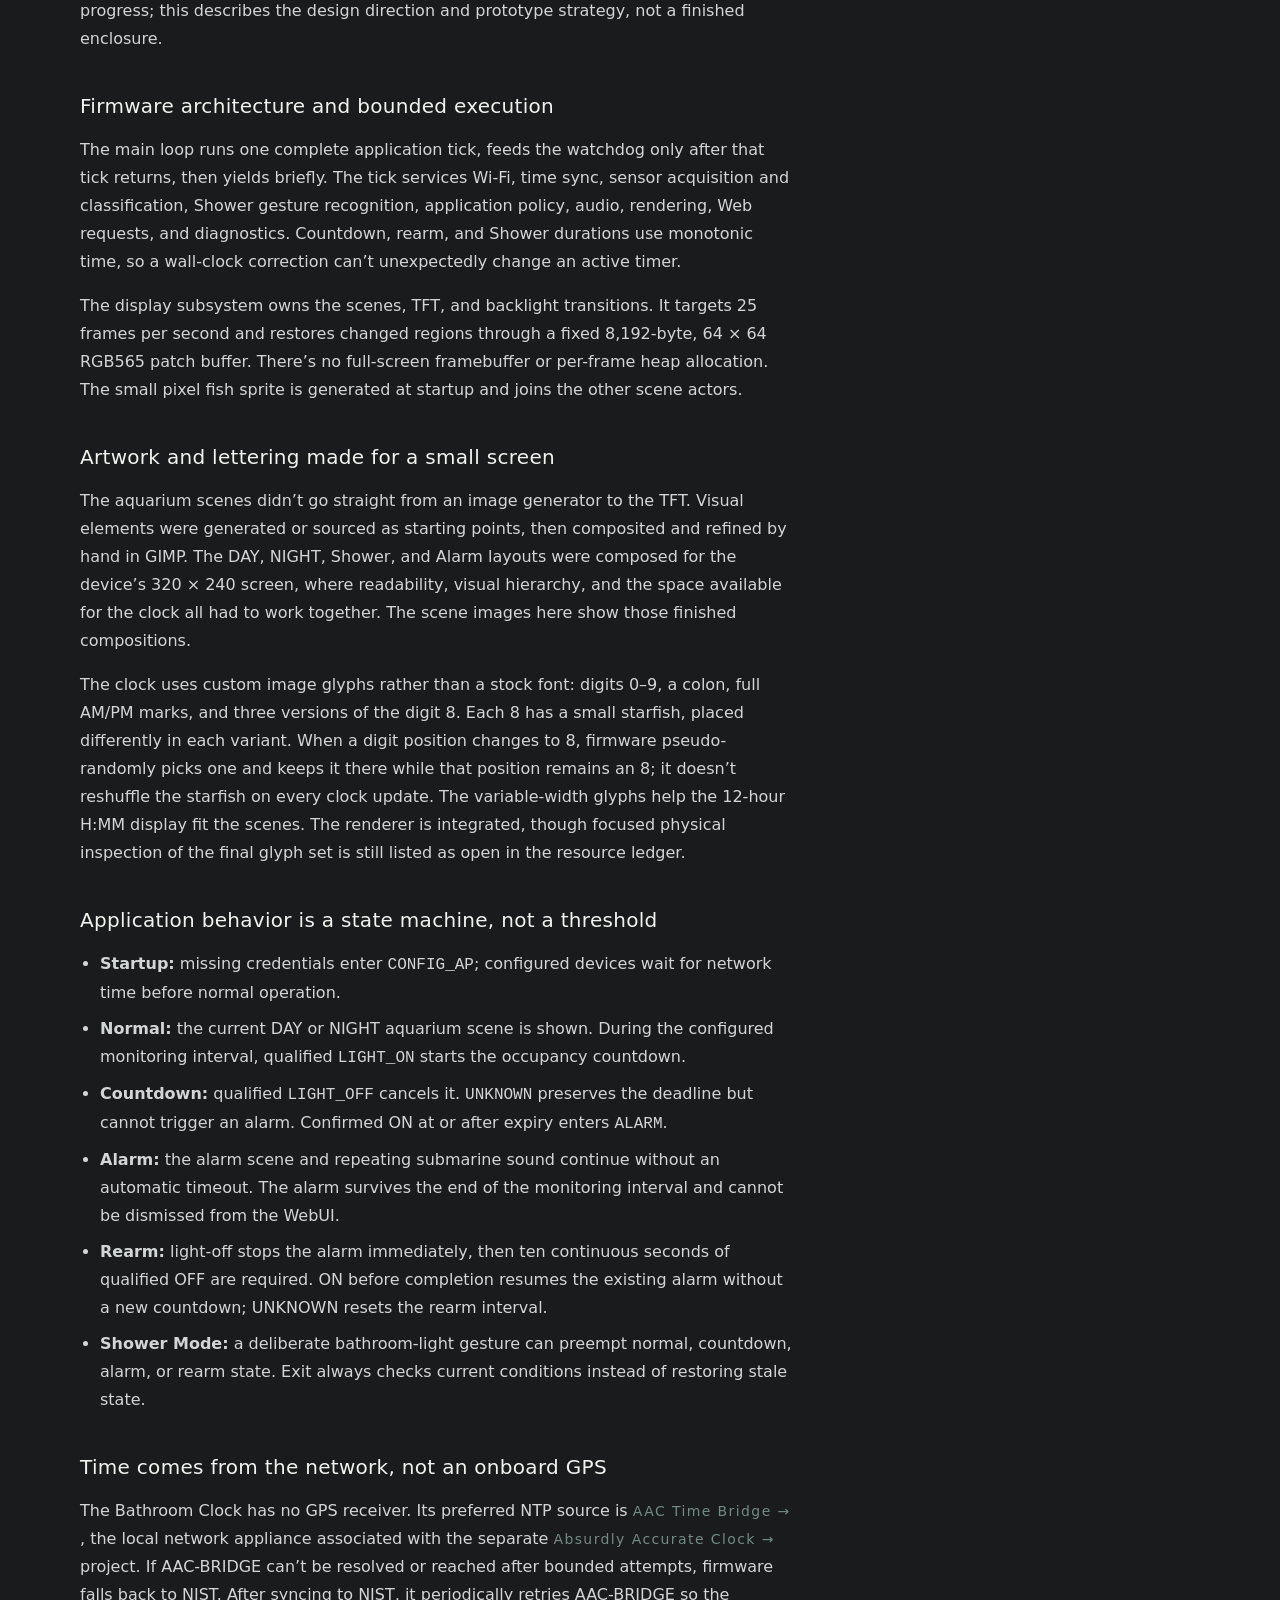
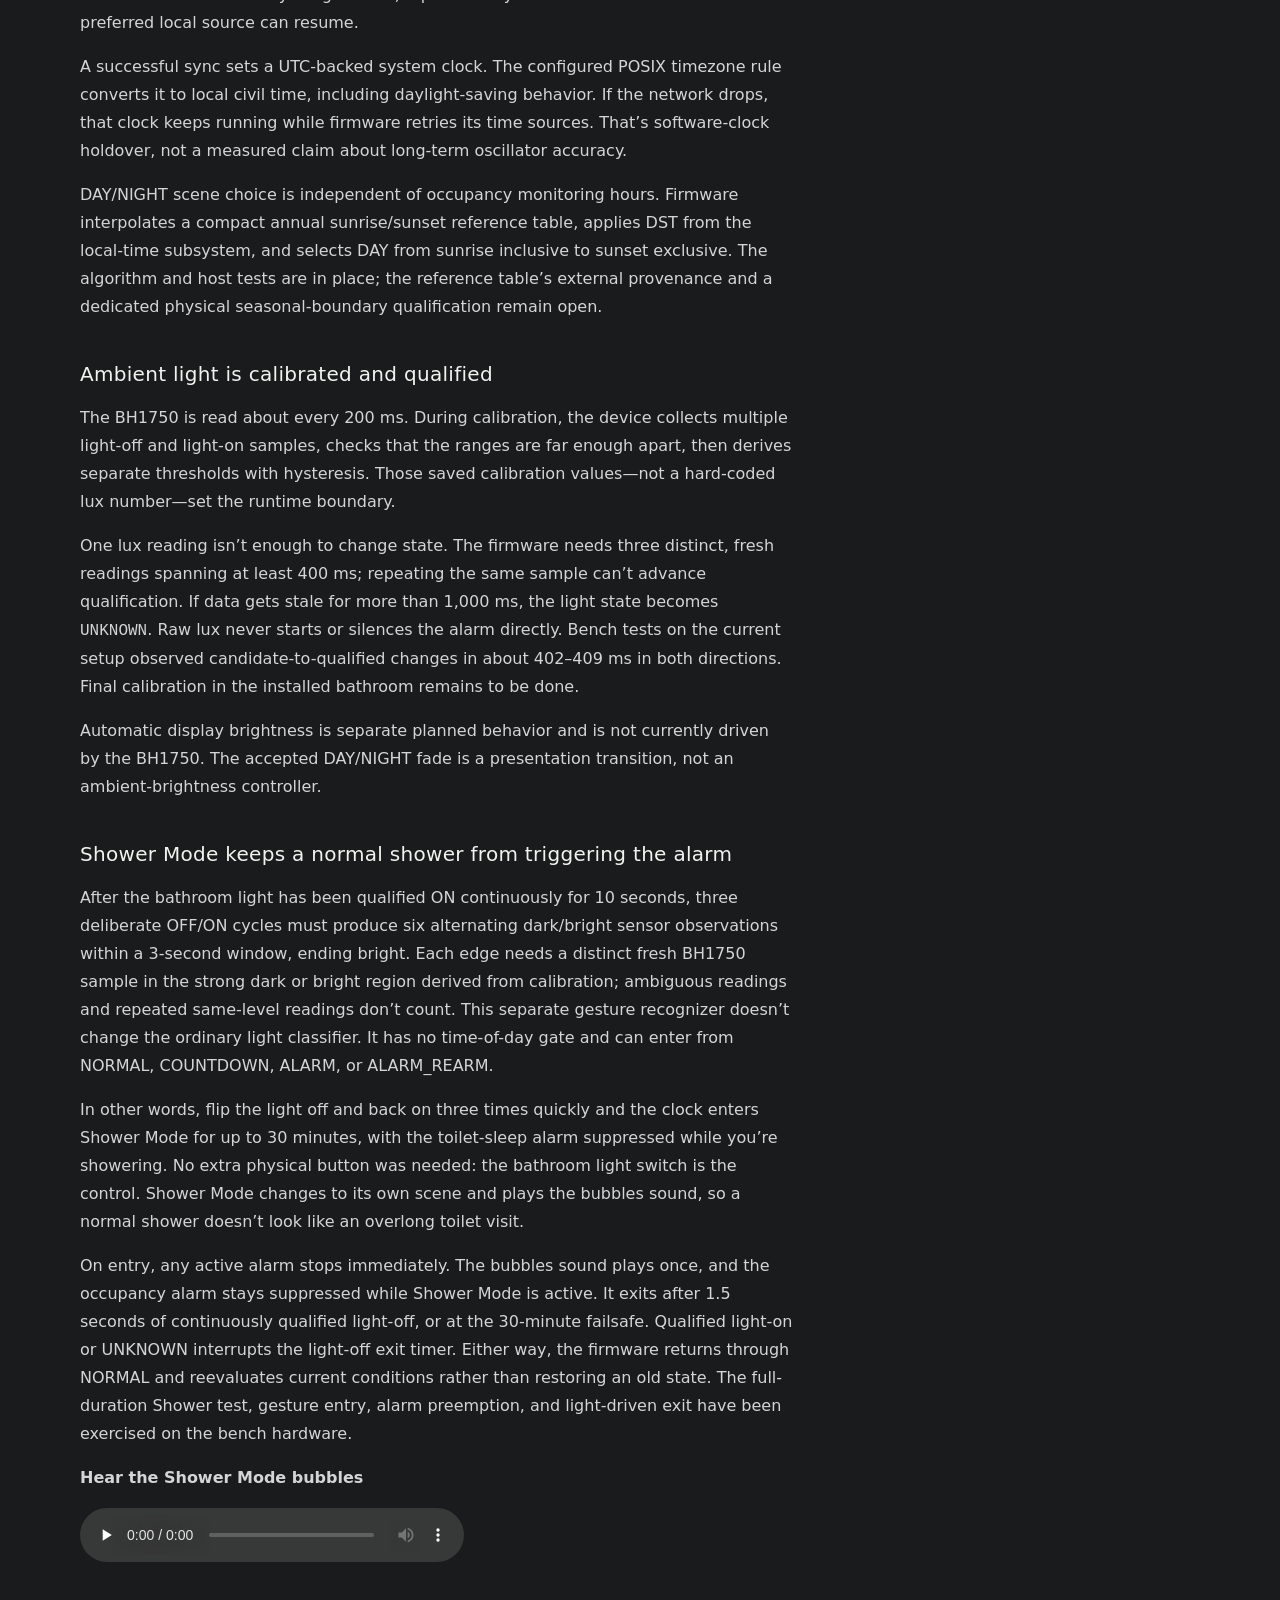
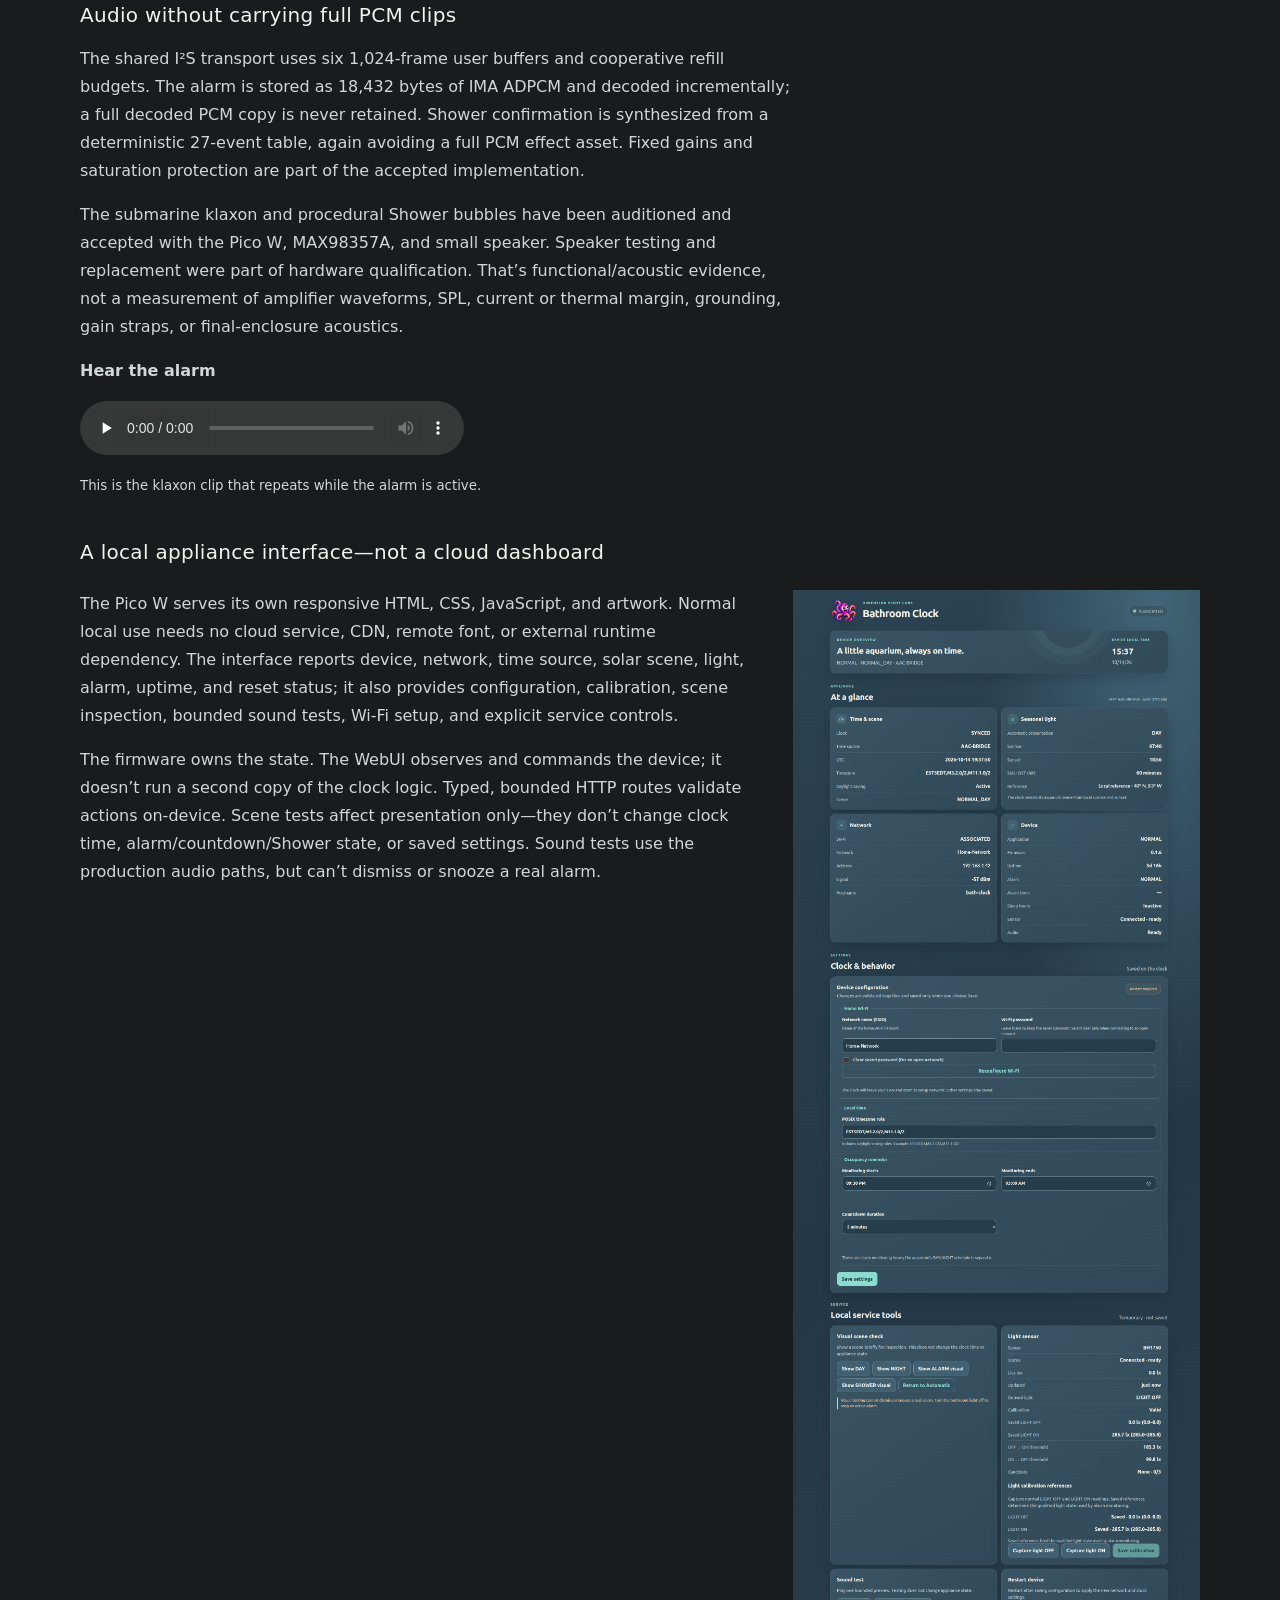
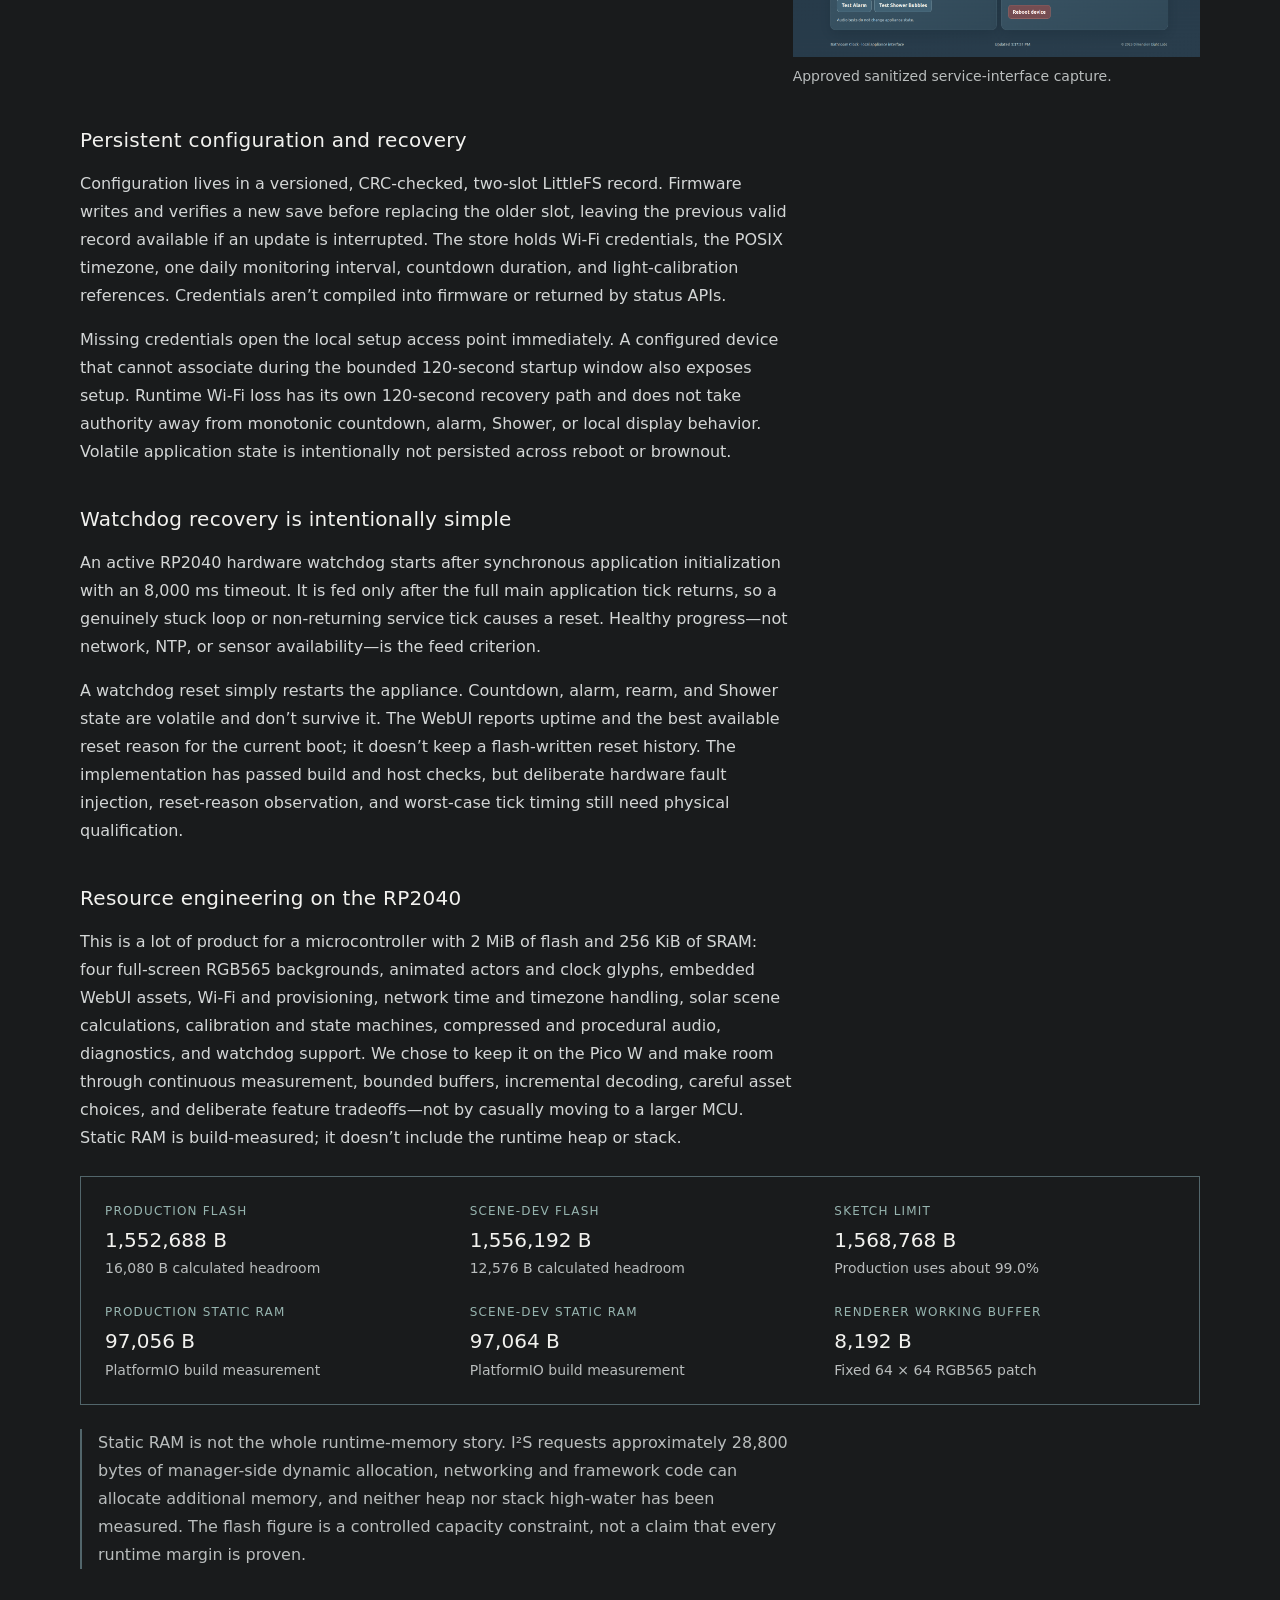
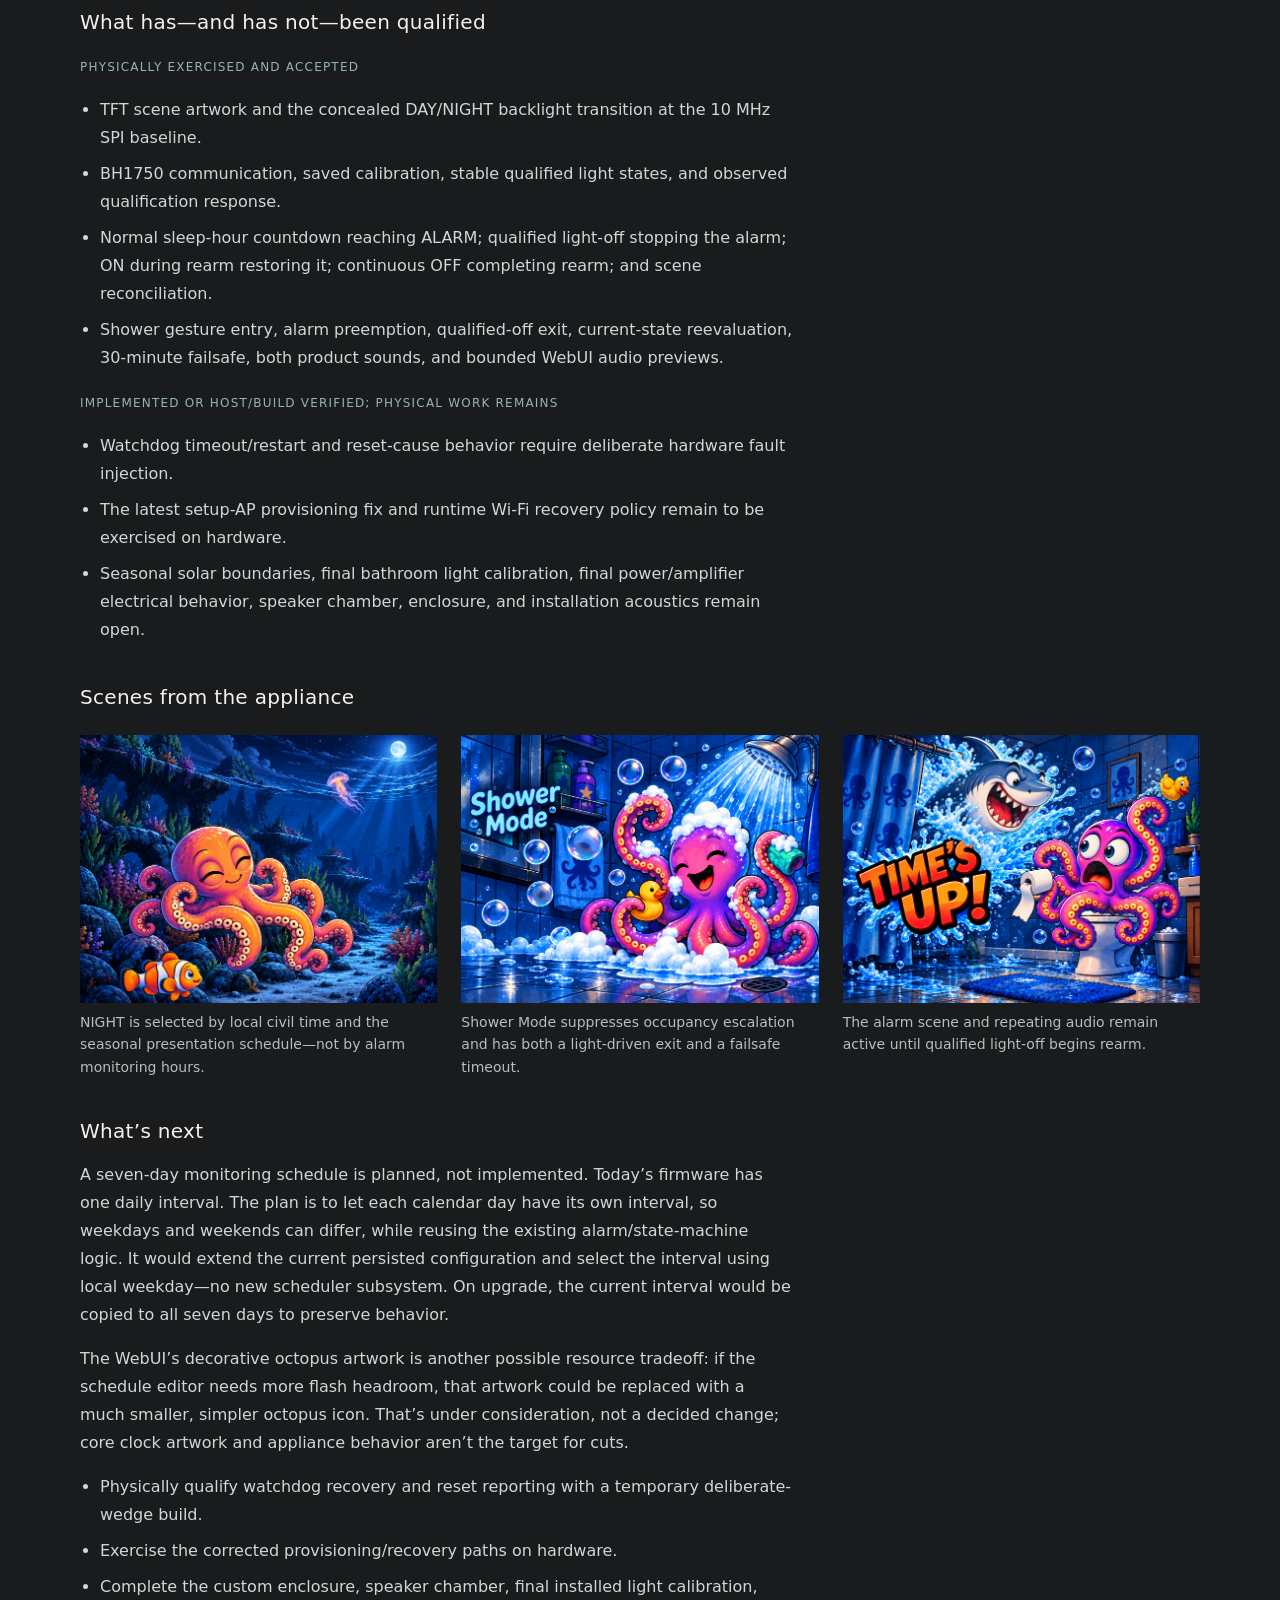
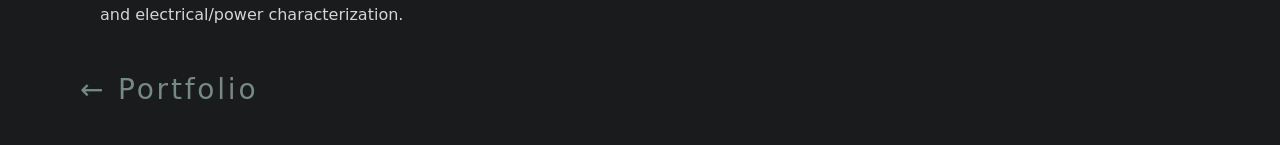
<file: portfolio/projects/bathroom-clock-v2/index.html>
<!doctype html>
<html lang="en">
  <head>
    <meta charset="utf-8">
    <meta name="viewport" content="width=device-width, initial-scale=1">
    <meta name="description" content="Bathroom Clock V2 is a Raspberry Pi Pico W appliance combining an animated aquarium clock, qualified ambient-light sensing, an occupancy alarm, local service tools, and measured RP2040 resource engineering.">
    <title>Bathroom Clock V2 — Dimension Eight Labs</title>
    <link rel="icon" type="image/png" sizes="32x32" href="/favicon-32x32.png">
    <link rel="icon" type="image/x-icon" href="/favicon.ico">
    <link rel="apple-touch-icon" sizes="180x180" href="/apple-touch-icon.png">
    <link rel="stylesheet" href="../../../css/main.css?v=interior-content-4">
    <link rel="stylesheet" href="../../../css/interior.css?v=interior-content-5">
    <link rel="stylesheet" href="../../../css/project-detail.css?v=project-navigation-1">
    <link rel="stylesheet" href="../../../css/bathroom-clock.css?v=1">
    <script src="../../../js/interior.js?v=interior-content-5" defer></script>
  </head>
  <body class="interior-page">
    <a class="dim8-link skip-link" href="#main-content">Skip to content →</a>
    <dim8-header current-page="portfolio"></dim8-header>
    <main id="main-content" class="interior-main project-detail" tabindex="-1">
      <h1>Bathroom Clock V2</h1>
      <p class="bathroom-clock-intro">Bathroom Clock V2 is a compact embedded appliance designed to combine ambient timekeeping with an occupancy-aware alarm.</p>
      <p>In other words, we had a problem with a member of the household sleeping on the toilet in the middle of the night.</p>
      <p>The system uses ambient-light sensing to infer room activity, applies qualified state transitions and configurable timing rules, and escalates from a passive clock display to an audible alarm when the light stays on too long during configured hours.</p>

      <figure class="case-study-image">
        <img src="../../../images/portfolio/bathroom-clock-v2/normal-day-composition.png" width="1448" height="1086" alt="Bathroom Clock V2 daytime aquarium composition with a bright reef, octopus, clownfish, and turtle." decoding="async">
        <figcaption>The DAY aquarium scene. Production firmware composes native 320 × 240 artwork, animated actors, and the clock overlay on the physical TFT.</figcaption>
      </figure>

      <dl class="bathroom-clock-facts" aria-label="Project at a glance">
        <div><dt>Platform</dt><dd>Raspberry Pi Pico W / RP2040</dd></div>
        <div><dt>Display</dt><dd>2.4-inch 240 × 320 ILI9341-compatible TFT</dd></div>
        <div><dt>Inputs</dt><dd>BH1750 light sensor, network time, local service controls</dd></div>
        <div><dt>Status</dt><dd>Working engineering prototype; firmware 0.1.6 candidate</dd></div>
      </dl>

      <div id="project-detail-content" class="project-detail-content">
        <!-- Technical source baseline: private project documentation and implementation,
             reviewed 2026-10-14. No source repository is published from this page. -->
        <section class="case-study-section" aria-labelledby="problem-heading">
          <h2 id="problem-heading">The problem was real—and very specific</h2>
          <p>A conventional bathroom clock does nothing to discourage someone from falling asleep on the toilet during nighttime bathroom visits. The first requirement wasn’t “build a smart clock.” It was to recognize sustained room activity during configured monitoring hours and sound an alarm if it goes on too long.</p>
          <p>The resulting clock still needs to feel pleasant during ordinary use. Most of the time, it’s a small animated aquarium. The alarm, Shower Mode, setup, and diagnostics stay out of the way until they’re needed.</p>
          <h3>So what does it actually do?</h3>
          <p>During the day, the octopus sits on the reef and blinks now and then. A clownfish swims between resting spots, a sea turtle occasionally crosses the scene, and a tiny pixel fish swims past. When local time is synchronized, the current time stays on screen.</p>
          <p>At sunset, the aquarium changes to its NIGHT scene using local civil time and the calculated sunrise/sunset schedule. The clownfish settles into a resting spot while jellyfish drift through from time to time. Around midnight, the octopus closes its eyes and goes to sleep until 4 a.m. The pixel fish and turtle are daytime actors; they don’t appear in the NIGHT scene.</p>
          <p>And the practical purpose? During configured sleep hours, turning on the bathroom light starts a countdown. Turn it off before time runs out and the countdown is cancelled. If the light is still on at zero, the alarm sounds. Turning the light off silences it, but to clear and rearm the alarm, leave the light off for ten continuous seconds. Turn it back on sooner and the alarm resumes—so a quick switch flick can’t reset it.</p>
        </section>

        <section class="case-study-section" aria-labelledby="architecture-heading">
          <h2 id="architecture-heading">One appliance, explicit owners</h2>
          <p>The firmware is a cooperative C++ application. A central <code>App</code> brings together services with clear jobs, so the display, browser, sensor, and network don’t keep competing copies of device state. The firmware owns the state machine; interfaces observe it and can request bounded actions.</p>
          <div class="bathroom-clock-architecture" role="group" aria-label="Bathroom Clock V2 system architecture">
            <section aria-labelledby="architecture-inputs"><h3 id="architecture-inputs">Observe</h3><p>BH1750 samples, Wi-Fi state, NTP replies, configuration, and monotonic time enter through their owning modules.</p></section>
            <section aria-labelledby="architecture-qualify"><h3 id="architecture-qualify">Qualify</h3><p>Sensor freshness, calibration, hysteresis, time-source policy, and Shower intent are resolved before they gain application authority.</p></section>
            <section aria-labelledby="architecture-decide"><h3 id="architecture-decide">Decide</h3><p>The state machine owns countdown, alarm, rearm, Shower Mode, and setup/waiting transitions.</p></section>
            <section aria-labelledby="architecture-present"><h3 id="architecture-present">Present</h3><p>TFT scenes, I²S audio, serial status, and the local WebUI consume the resulting authoritative state.</p></section>
          </div>
        </section>

        <section class="case-study-section" aria-labelledby="hardware-heading">
          <h2 id="hardware-heading">Hardware architecture</h2>
          <p>The current platform is a Raspberry Pi Pico W with an RP2040. Its display is a 2.4-inch, 240 × 320 SPI TFT, used in 320 × 240 landscape orientation. The exact controller IC hasn’t been positively identified, but the panel has been physically exercised at 10 MHz SPI. A GP22 PWM output controls the backlight; its visual transition has been accepted, while direct LED-current suitability remains an open electrical question.</p>
          <p>A BH1750 on I²C0 measures ambient light. The Pico W sends 16 kHz, 16-bit stereo I²S to a MAX98357A amplifier and a small 8-ohm speaker. The prototype uses a custom perfboard and wiring arrangement, powered over USB from a genuine Samsung Adaptive Fast Charging wall adapter operated as a 5 V supply. Final power-path and amplifier measurements, moisture/ingress work, enclosure completion, and final-enclosure acoustic qualification are still open. This is an engineering prototype, not a certified bathroom product.</p>
          <p>There’s a lot of physical design behind that prototype. The enclosure work accounts for the front geometry and display tilt, limited depth behind the LCD, a speaker bucket, a notch for USB access, and a light pipe. A modular rear wall is intended to keep service access practical. The electronics use a perfboard carrier with a socketed Pico, grouped connectors, strain relief, and labeled wiring so the assembly can be maintained instead of becoming a sealed tangle. The custom enclosure and speaker chamber are still in progress; this describes the design direction and prototype strategy, not a finished enclosure.</p>
        </section>

        <section class="case-study-section" aria-labelledby="firmware-heading">
          <h2 id="firmware-heading">Firmware architecture and bounded execution</h2>
          <p>The main loop runs one complete application tick, feeds the watchdog only after that tick returns, then yields briefly. The tick services Wi-Fi, time sync, sensor acquisition and classification, Shower gesture recognition, application policy, audio, rendering, Web requests, and diagnostics. Countdown, rearm, and Shower durations use monotonic time, so a wall-clock correction can’t unexpectedly change an active timer.</p>
          <p>The display subsystem owns the scenes, TFT, and backlight transitions. It targets 25 frames per second and restores changed regions through a fixed 8,192-byte, 64 × 64 RGB565 patch buffer. There’s no full-screen framebuffer or per-frame heap allocation. The small pixel fish sprite is generated at startup and joins the other scene actors.</p>
        </section>

        <section class="case-study-section" aria-labelledby="display-design-heading">
          <h2 id="display-design-heading">Artwork and lettering made for a small screen</h2>
          <p>The aquarium scenes didn’t go straight from an image generator to the TFT. Visual elements were generated or sourced as starting points, then composited and refined by hand in GIMP. The DAY, NIGHT, Shower, and Alarm layouts were composed for the device’s 320 × 240 screen, where readability, visual hierarchy, and the space available for the clock all had to work together. The scene images here show those finished compositions.</p>
          <p>The clock uses custom image glyphs rather than a stock font: digits 0–9, a colon, full AM/PM marks, and three versions of the digit 8. Each 8 has a small starfish, placed differently in each variant. When a digit position changes to 8, firmware pseudo-randomly picks one and keeps it there while that position remains an 8; it doesn’t reshuffle the starfish on every clock update. The variable-width glyphs help the 12-hour H:MM display fit the scenes. The renderer is integrated, though focused physical inspection of the final glyph set is still listed as open in the resource ledger.</p>
        </section>

        <section class="case-study-section" aria-labelledby="behavior-heading">
          <h2 id="behavior-heading">Application behavior is a state machine, not a threshold</h2>
          <ul class="bathroom-clock-state-list">
            <li><strong>Startup:</strong> missing credentials enter <code>CONFIG_AP</code>; configured devices wait for network time before normal operation.</li>
            <li><strong>Normal:</strong> the current DAY or NIGHT aquarium scene is shown. During the configured monitoring interval, qualified <code>LIGHT_ON</code> starts the occupancy countdown.</li>
            <li><strong>Countdown:</strong> qualified <code>LIGHT_OFF</code> cancels it. <code>UNKNOWN</code> preserves the deadline but cannot trigger an alarm. Confirmed ON at or after expiry enters <code>ALARM</code>.</li>
            <li><strong>Alarm:</strong> the alarm scene and repeating submarine sound continue without an automatic timeout. The alarm survives the end of the monitoring interval and cannot be dismissed from the WebUI.</li>
            <li><strong>Rearm:</strong> light-off stops the alarm immediately, then ten continuous seconds of qualified OFF are required. ON before completion resumes the existing alarm without a new countdown; UNKNOWN resets the rearm interval.</li>
            <li><strong>Shower Mode:</strong> a deliberate bathroom-light gesture can preempt normal, countdown, alarm, or rearm state. Exit always checks current conditions instead of restoring stale state.</li>
          </ul>
        </section>

        <section class="case-study-section" aria-labelledby="time-heading">
          <h2 id="time-heading">Time comes from the network, not an onboard GPS</h2>
          <p>The Bathroom Clock has no GPS receiver. Its preferred NTP source is <a class="dim8-link" href="../aac-time-bridge/">AAC Time Bridge →</a>, the local network appliance associated with the separate <a class="dim8-link" href="../absurdly-accurate-clock/">Absurdly Accurate Clock →</a> project. If AAC-BRIDGE can’t be resolved or reached after bounded attempts, firmware falls back to NIST. After syncing to NIST, it periodically retries AAC-BRIDGE so the preferred local source can resume.</p>
          <p>A successful sync sets a UTC-backed system clock. The configured POSIX timezone rule converts it to local civil time, including daylight-saving behavior. If the network drops, that clock keeps running while firmware retries its time sources. That’s software-clock holdover, not a measured claim about long-term oscillator accuracy.</p>
          <p>DAY/NIGHT scene choice is independent of occupancy monitoring hours. Firmware interpolates a compact annual sunrise/sunset reference table, applies DST from the local-time subsystem, and selects DAY from sunrise inclusive to sunset exclusive. The algorithm and host tests are in place; the reference table’s external provenance and a dedicated physical seasonal-boundary qualification remain open.</p>
        </section>

        <section class="case-study-section" aria-labelledby="light-heading">
          <h2 id="light-heading">Ambient light is calibrated and qualified</h2>
          <p>The BH1750 is read about every 200 ms. During calibration, the device collects multiple light-off and light-on samples, checks that the ranges are far enough apart, then derives separate thresholds with hysteresis. Those saved calibration values—not a hard-coded lux number—set the runtime boundary.</p>
          <p>One lux reading isn’t enough to change state. The firmware needs three distinct, fresh readings spanning at least 400 ms; repeating the same sample can’t advance qualification. If data gets stale for more than 1,000 ms, the light state becomes <code>UNKNOWN</code>. Raw lux never starts or silences the alarm directly. Bench tests on the current setup observed candidate-to-qualified changes in about 402–409 ms in both directions. Final calibration in the installed bathroom remains to be done.</p>
          <p>Automatic display brightness is separate planned behavior and is not currently driven by the BH1750. The accepted DAY/NIGHT fade is a presentation transition, not an ambient-brightness controller.</p>
        </section>

        <section class="case-study-section" aria-labelledby="shower-heading">
          <h2 id="shower-heading">Shower Mode keeps a normal shower from triggering the alarm</h2>
          <p>After the bathroom light has been qualified ON continuously for 10 seconds, three deliberate OFF/ON cycles must produce six alternating dark/bright sensor observations within a 3-second window, ending bright. Each edge needs a distinct fresh BH1750 sample in the strong dark or bright region derived from calibration; ambiguous readings and repeated same-level readings don’t count. This separate gesture recognizer doesn’t change the ordinary light classifier. It has no time-of-day gate and can enter from NORMAL, COUNTDOWN, ALARM, or ALARM_REARM.</p>
          <p>In other words, flip the light off and back on three times quickly and the clock enters Shower Mode for up to 30 minutes, with the toilet-sleep alarm suppressed while you’re showering. No extra physical button was needed: the bathroom light switch is the control. Shower Mode changes to its own scene and plays the bubbles sound, so a normal shower doesn’t look like an overlong toilet visit.</p>
          <p>On entry, any active alarm stops immediately. The bubbles sound plays once, and the occupancy alarm stays suppressed while Shower Mode is active. It exits after 1.5 seconds of continuously qualified light-off, or at the 30-minute failsafe. Qualified light-on or UNKNOWN interrupts the light-off exit timer. Either way, the firmware returns through NORMAL and reevaluates current conditions rather than restoring an old state. The full-duration Shower test, gesture entry, alarm preemption, and light-driven exit have been exercised on the bench hardware.</p>
          <p><strong>Hear the Shower Mode bubbles</strong></p>
          <audio class="bathroom-clock-audio" controls preload="none" aria-label="Shower Mode bubbles sound">
            <source src="../../../images/portfolio/bathroom-clock-v2/audio/shower-bubbles.wav" type="audio/wav">
            Your browser doesn’t support the audio player.
          </audio>
        </section>

        <section class="case-study-section" aria-labelledby="audio-heading">
          <h2 id="audio-heading">Audio without carrying full PCM clips</h2>
          <p>The shared I²S transport uses six 1,024-frame user buffers and cooperative refill budgets. The alarm is stored as 18,432 bytes of IMA ADPCM and decoded incrementally; a full decoded PCM copy is never retained. Shower confirmation is synthesized from a deterministic 27-event table, again avoiding a full PCM effect asset. Fixed gains and saturation protection are part of the accepted implementation.</p>
          <p>The submarine klaxon and procedural Shower bubbles have been auditioned and accepted with the Pico W, MAX98357A, and small speaker. Speaker testing and replacement were part of hardware qualification. That’s functional/acoustic evidence, not a measurement of amplifier waveforms, SPL, current or thermal margin, grounding, gain straps, or final-enclosure acoustics.</p>
          <p><strong>Hear the alarm</strong></p>
          <audio class="bathroom-clock-audio" controls preload="none" aria-label="Submarine klaxon alarm sound">
            <source src="../../../images/portfolio/bathroom-clock-v2/audio/alarm.wav" type="audio/wav">
            Your browser doesn’t support the audio player.
          </audio>
          <p><small>This is the klaxon clip that repeats while the alarm is active.</small></p>
        </section>

        <section class="case-study-section" aria-labelledby="webui-heading">
          <h2 id="webui-heading">A local appliance interface—not a cloud dashboard</h2>
          <div class="bathroom-clock-webui">
            <div>
              <p>The Pico W serves its own responsive HTML, CSS, JavaScript, and artwork. Normal local use needs no cloud service, CDN, remote font, or external runtime dependency. The interface reports device, network, time source, solar scene, light, alarm, uptime, and reset status; it also provides configuration, calibration, scene inspection, bounded sound tests, Wi-Fi setup, and explicit service controls.</p>
              <p>The firmware owns the state. The WebUI observes and commands the device; it doesn’t run a second copy of the clock logic. Typed, bounded HTTP routes validate actions on-device. Scene tests affect presentation only—they don’t change clock time, alarm/countdown/Shower state, or saved settings. Sound tests use the production audio paths, but can’t dismiss or snooze a real alarm.</p>
            </div>
            <figure>
              <img src="../../../images/portfolio/bathroom-clock-v2/bathroom-clock-webui-sanitized.png" width="782" height="2047" alt="Sanitized Bathroom Clock local WebUI showing device status, time source, seasonal light information, configuration, calibration, visual scene checks, sound tests, and restart controls." loading="lazy" decoding="async">
              <figcaption>Approved sanitized service-interface capture.</figcaption>
            </figure>
          </div>
        </section>

        <section class="case-study-section" aria-labelledby="persistence-heading">
          <h2 id="persistence-heading">Persistent configuration and recovery</h2>
          <p>Configuration lives in a versioned, CRC-checked, two-slot LittleFS record. Firmware writes and verifies a new save before replacing the older slot, leaving the previous valid record available if an update is interrupted. The store holds Wi-Fi credentials, the POSIX timezone, one daily monitoring interval, countdown duration, and light-calibration references. Credentials aren’t compiled into firmware or returned by status APIs.</p>
          <p>Missing credentials open the local setup access point immediately. A configured device that cannot associate during the bounded 120-second startup window also exposes setup. Runtime Wi-Fi loss has its own 120-second recovery path and does not take authority away from monotonic countdown, alarm, Shower, or local display behavior. Volatile application state is intentionally not persisted across reboot or brownout.</p>
        </section>

        <section class="case-study-section" aria-labelledby="watchdog-heading">
          <h2 id="watchdog-heading">Watchdog recovery is intentionally simple</h2>
          <p>An active RP2040 hardware watchdog starts after synchronous application initialization with an 8,000 ms timeout. It is fed only after the full main application tick returns, so a genuinely stuck loop or non-returning service tick causes a reset. Healthy progress—not network, NTP, or sensor availability—is the feed criterion.</p>
          <p>A watchdog reset simply restarts the appliance. Countdown, alarm, rearm, and Shower state are volatile and don’t survive it. The WebUI reports uptime and the best available reset reason for the current boot; it doesn’t keep a flash-written reset history. The implementation has passed build and host checks, but deliberate hardware fault injection, reset-reason observation, and worst-case tick timing still need physical qualification.</p>
        </section>

        <section class="case-study-section" aria-labelledby="resources-heading">
          <h2 id="resources-heading">Resource engineering on the RP2040</h2>
          <p>This is a lot of product for a microcontroller with 2 MiB of flash and 256 KiB of SRAM: four full-screen RGB565 backgrounds, animated actors and clock glyphs, embedded WebUI assets, Wi-Fi and provisioning, network time and timezone handling, solar scene calculations, calibration and state machines, compressed and procedural audio, diagnostics, and watchdog support. We chose to keep it on the Pico W and make room through continuous measurement, bounded buffers, incremental decoding, careful asset choices, and deliberate feature tradeoffs—not by casually moving to a larger MCU. Static RAM is build-measured; it doesn’t include the runtime heap or stack.</p>
          <dl class="bathroom-clock-resource-grid" aria-label="Current post-watchdog build measurements">
            <div><dt>Production flash</dt><dd><strong>1,552,688 B</strong><span>16,080 B calculated headroom</span></dd></div>
            <div><dt>Scene-dev flash</dt><dd><strong>1,556,192 B</strong><span>12,576 B calculated headroom</span></dd></div>
            <div><dt>Sketch limit</dt><dd><strong>1,568,768 B</strong><span>Production uses about 99.0%</span></dd></div>
            <div><dt>Production static RAM</dt><dd><strong>97,056 B</strong><span>PlatformIO build measurement</span></dd></div>
            <div><dt>Scene-dev static RAM</dt><dd><strong>97,064 B</strong><span>PlatformIO build measurement</span></dd></div>
            <div><dt>Renderer working buffer</dt><dd><strong>8,192 B</strong><span>Fixed 64 × 64 RGB565 patch</span></dd></div>
          </dl>
          <p class="bathroom-clock-note">Static RAM is not the whole runtime-memory story. I²S requests approximately 28,800 bytes of manager-side dynamic allocation, networking and framework code can allocate additional memory, and neither heap nor stack high-water has been measured. The flash figure is a controlled capacity constraint, not a claim that every runtime margin is proven.</p>
        </section>

        <section class="case-study-section" aria-labelledby="qualification-heading">
          <h2 id="qualification-heading">What has—and has not—been qualified</h2>
          <p><span class="bathroom-clock-status">Physically exercised and accepted</span></p>
          <ul class="bathroom-clock-qualification-list">
            <li>TFT scene artwork and the concealed DAY/NIGHT backlight transition at the 10 MHz SPI baseline.</li>
            <li>BH1750 communication, saved calibration, stable qualified light states, and observed qualification response.</li>
            <li>Normal sleep-hour countdown reaching ALARM; qualified light-off stopping the alarm; ON during rearm restoring it; continuous OFF completing rearm; and scene reconciliation.</li>
            <li>Shower gesture entry, alarm preemption, qualified-off exit, current-state reevaluation, 30-minute failsafe, both product sounds, and bounded WebUI audio previews.</li>
          </ul>
          <p><span class="bathroom-clock-status">Implemented or host/build verified; physical work remains</span></p>
          <ul class="bathroom-clock-qualification-list">
            <li>Watchdog timeout/restart and reset-cause behavior require deliberate hardware fault injection.</li>
            <li>The latest setup-AP provisioning fix and runtime Wi-Fi recovery policy remain to be exercised on hardware.</li>
            <li>Seasonal solar boundaries, final bathroom light calibration, final power/amplifier electrical behavior, speaker chamber, enclosure, and installation acoustics remain open.</li>
          </ul>
        </section>

        <section class="case-study-section" aria-labelledby="gallery-heading">
          <h2 id="gallery-heading">Scenes from the appliance</h2>
          <div class="bathroom-clock-gallery">
            <figure><img src="../../../images/portfolio/bathroom-clock-v2/normal-night-composition.png" width="1448" height="1086" alt="Bathroom Clock V2 NIGHT aquarium composition with the octopus resting under moonlit water." loading="lazy" decoding="async"><figcaption>NIGHT is selected by local civil time and the seasonal presentation schedule—not by alarm monitoring hours.</figcaption></figure>
            <figure><img src="../../../images/portfolio/bathroom-clock-v2/shower-mode-scene.png" width="1448" height="1086" alt="Bathroom Clock V2 Shower Mode composition showing the octopus bathing beneath a shower with bubbles." loading="lazy" decoding="async"><figcaption>Shower Mode suppresses occupancy escalation and has both a light-driven exit and a failsafe timeout.</figcaption></figure>
            <figure><img src="../../../images/portfolio/bathroom-clock-v2/alarm-scene.png" width="1448" height="1086" alt="Bathroom Clock V2 alarm composition with an alert octopus, submarine, and approaching shark." loading="lazy" decoding="async"><figcaption>The alarm scene and repeating audio remain active until qualified light-off begins rearm.</figcaption></figure>
          </div>
        </section>

        <section class="case-study-section" aria-labelledby="next-heading">
          <h2 id="next-heading">What’s next</h2>
          <p>A seven-day monitoring schedule is planned, not implemented. Today’s firmware has one daily interval. The plan is to let each calendar day have its own interval, so weekdays and weekends can differ, while reusing the existing alarm/state-machine logic. It would extend the current persisted configuration and select the interval using local weekday—no new scheduler subsystem. On upgrade, the current interval would be copied to all seven days to preserve behavior.</p>
          <p>The WebUI’s decorative octopus artwork is another possible resource tradeoff: if the schedule editor needs more flash headroom, that artwork could be replaced with a much smaller, simpler octopus icon. That’s under consideration, not a decided change; core clock artwork and appliance behavior aren’t the target for cuts.</p>
          <ul class="bathroom-clock-next-list">
            <li>Physically qualify watchdog recovery and reset reporting with a temporary deliberate-wedge build.</li>
            <li>Exercise the corrected provisioning/recovery paths on hardware.</li>
            <li>Complete the custom enclosure, speaker chamber, final installed light calibration, and electrical/power characterization.</li>
          </ul>
        </section>
      </div>

      <nav class="project-return-nav" aria-label="Project navigation">
        <a class="dim8-link" href="../../">← Portfolio</a>
      </nav>
      <noscript><p class="interior-note">JavaScript is needed for the navigation.</p></noscript>
    </main>
  </body>
</html>
</file>
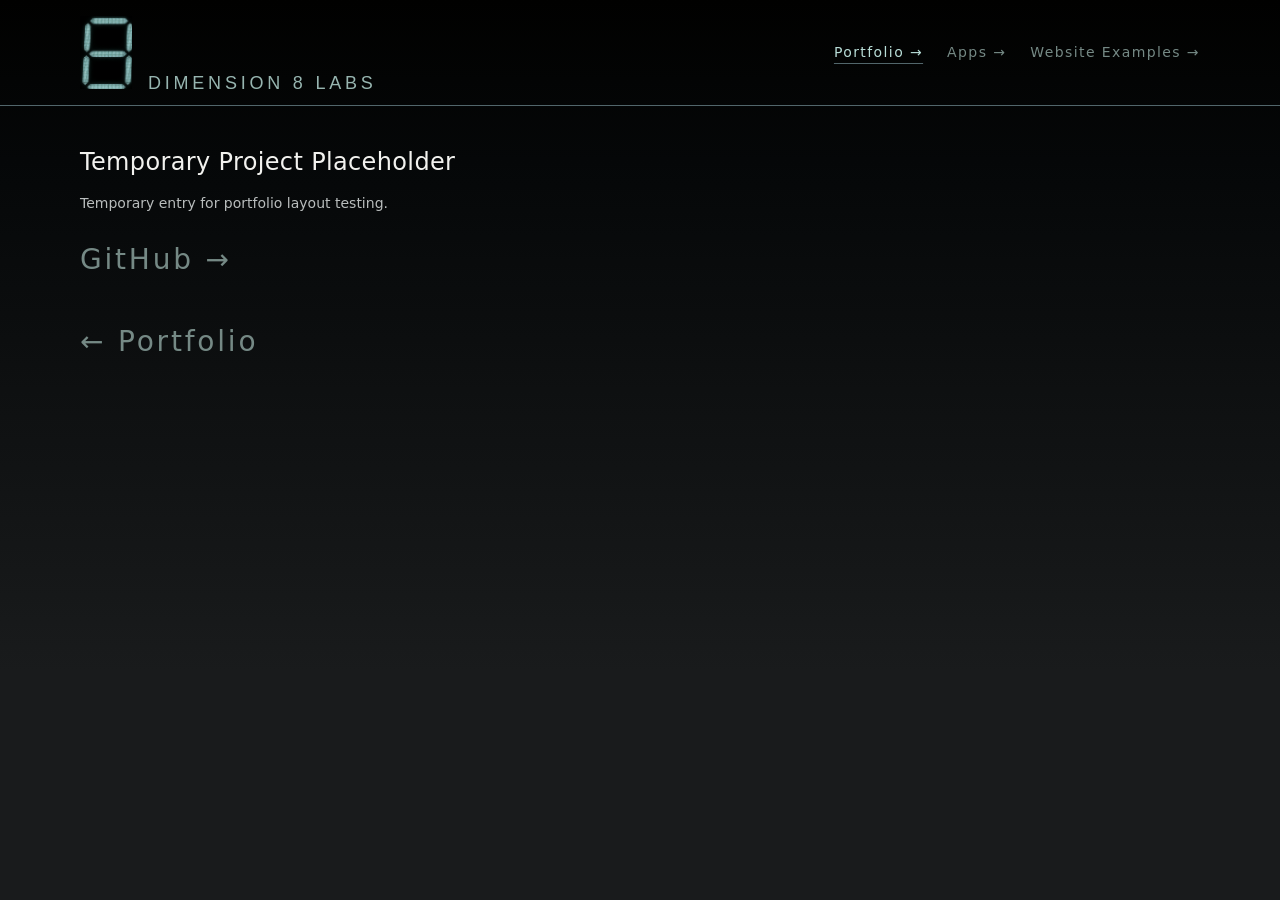
<file: portfolio/projects/placeholder/index.html>
<!doctype html>
<html lang="en">
  <head>
    <meta charset="utf-8">
    <meta name="viewport" content="width=device-width, initial-scale=1">
    <meta name="description" content="Temporary portfolio layout test entry.">
    <title>Temporary Project Placeholder — Dimension Eight Labs</title>
    <link rel="icon" type="image/png" sizes="32x32" href="/favicon-32x32.png">
    <link rel="icon" type="image/x-icon" href="/favicon.ico">
    <link rel="apple-touch-icon" sizes="180x180" href="/apple-touch-icon.png">
    <link rel="stylesheet" href="../../../css/main.css?v=interior-content-4">
    <link rel="stylesheet" href="../../../css/interior.css?v=interior-content-5">
    <link rel="stylesheet" href="../../../css/project-detail.css?v=project-navigation-1">
    <script src="../../../js/interior.js?v=interior-content-5" defer></script>
  </head>
  <body class="interior-page">
    <!-- TEMPORARY: Shared detail destination for layout-testing entries 2–4. Remove after evaluation. -->
    <a class="dim8-link skip-link" href="#main-content">Skip to content →</a>
    <dim8-header current-page="portfolio"></dim8-header>
    <main id="main-content" class="interior-main project-detail" tabindex="-1">
      <h1 data-placeholder-title>Temporary Project Placeholder</h1>
      <p class="interior-note">Temporary entry for portfolio layout testing.</p>
      <div class="project-actions">
        <a class="dim8-link" href="#placeholder-github-todo" aria-describedby="placeholder-github-todo">GitHub →</a>
      </div>
      <p id="placeholder-github-todo" class="interior-note pending-notice" role="status">Temporary layout entry; no GitHub repository is configured.</p>
      <nav class="project-return-nav" aria-label="Project navigation">
        <a class="dim8-link" href="../../">← Portfolio</a>
      </nav>
      <noscript><p class="interior-note">JavaScript is needed for the navigation and numbered placeholder title.</p></noscript>
    </main>
  </body>
</html>
</file>
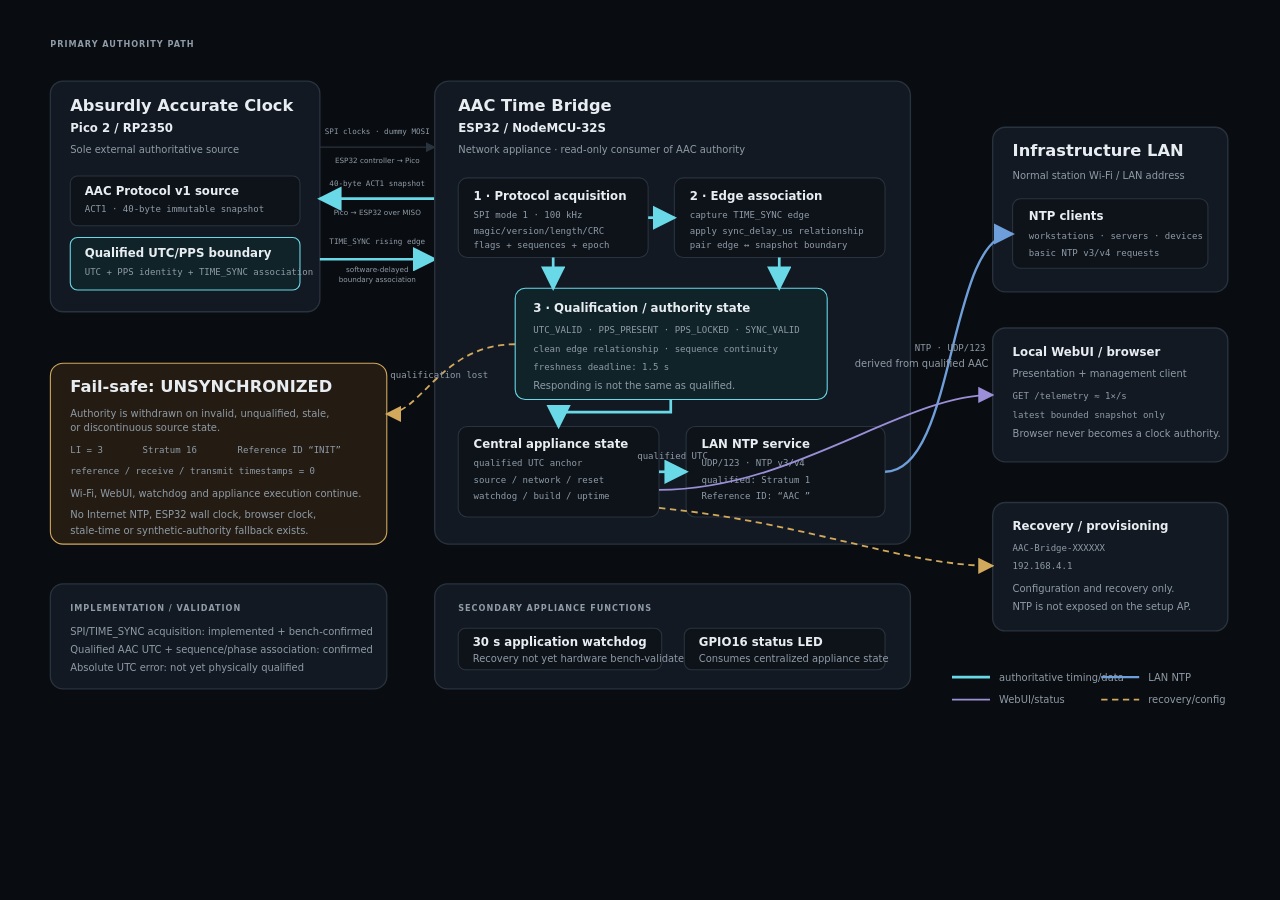
<file: images/interactive-diagrams/AAC-Time-Bridge-Architecture-Final.html>
<!doctype html>
<html lang="en">
<head>
<meta charset="utf-8">
<meta name="viewport" content="width=device-width,initial-scale=1">
<title>AAC Time Bridge Architecture</title>
<link rel="icon" type="image/png" sizes="32x32" href="/favicon-32x32.png">
<link rel="icon" type="image/x-icon" href="/favicon.ico">
<link rel="apple-touch-icon" sizes="180x180" href="/apple-touch-icon.png">
<style>
html,body{margin:0;background:#090c10}
main{max-width:1600px;margin:0 auto;padding:16px}
svg{width:100%;height:auto}
</style>
</head>
<body><main><svg xmlns="http://www.w3.org/2000/svg" viewBox="0 0 1380 790" role="img" aria-label="AAC Time Bridge technical architecture" preserveAspectRatio="xMidYMid meet">
<style>
svg{display:block;width:100%;height:auto;max-width:100%;background:#090c10}
.panel{fill:#121922;stroke:#29333e;stroke-width:1.5}.sub{fill:#0e1319;stroke:#29333e;stroke-width:1.2}
.title{fill:#e8edf2;font:700 18px ui-sans-serif,system-ui,sans-serif}.h2{fill:#e8edf2;font:650 13px ui-sans-serif,system-ui,sans-serif}
.body{fill:#8f9ba7;font:11px ui-sans-serif,system-ui,sans-serif}.mono{fill:#8f9ba7;font:10px ui-monospace,SFMono-Regular,Menlo,monospace}
.gapmono{fill:#8f9ba7;font:8.4px ui-monospace,SFMono-Regular,Menlo,monospace}.gapsmall{fill:#8f9ba7;font:8px ui-sans-serif,system-ui,sans-serif}
.cap{fill:#8f9ba7;font:700 9px ui-sans-serif,system-ui,sans-serif;letter-spacing:.12em}
.auth{stroke:#69d8e7;fill:none;stroke-width:3}.ntp{stroke:#6f9fda;fill:none;stroke-width:2.6}
.ui{stroke:#9b8fd8;fill:none;stroke-width:2}.cfg{stroke:#d2a85d;fill:none;stroke-width:2;stroke-dasharray:7 5}
.mutedline{stroke:#29333e;fill:none;stroke-width:1.4}.good{fill:#102328;stroke:#69d8e7;stroke-width:1.2}
.warn{fill:#241c13;stroke:#d2a85d;stroke-width:1.2}
</style>
<defs>
<marker id="arr-auth-clean" markerWidth="9" markerHeight="9" refX="8" refY="4.5" orient="auto"><path d="M0 0L9 4.5L0 9Z" fill="#69d8e7"/></marker>
<marker id="arr-ntp-clean" markerWidth="9" markerHeight="9" refX="8" refY="4.5" orient="auto"><path d="M0 0L9 4.5L0 9Z" fill="#6f9fda"/></marker>
<marker id="arr-ui-clean" markerWidth="9" markerHeight="9" refX="8" refY="4.5" orient="auto"><path d="M0 0L9 4.5L0 9Z" fill="#9b8fd8"/></marker>
<marker id="arr-cfg-clean" markerWidth="9" markerHeight="9" refX="8" refY="4.5" orient="auto"><path d="M0 0L9 4.5L0 9Z" fill="#d2a85d"/></marker>
<marker id="arr-muted-clean" markerWidth="8" markerHeight="8" refX="7" refY="4" orient="auto"><path d="M0 0L8 4L0 8Z" fill="#29333e"/></marker>
</defs>
<text x="38" y="34" class="cap">PRIMARY AUTHORITY PATH</text>
<rect x="38" y="72" width="298" height="255" rx="14" class="panel"/>
<text x="60" y="105" class="title">Absurdly Accurate Clock</text><text x="60" y="128" class="h2">Pico 2 / RP2350</text><text x="60" y="151" class="body">Sole external authoritative source</text>
<rect x="60" y="177" width="254" height="55" rx="8" class="sub"/><text x="76" y="198" class="h2">AAC Protocol v1 source</text><text x="76" y="217" class="mono">ACT1 · 40-byte immutable snapshot</text>
<rect x="60" y="245" width="254" height="58" rx="8" class="good"/><text x="76" y="267" class="h2">Qualified UTC/PPS boundary</text><text x="76" y="286" class="mono">UTC + PPS identity + TIME_SYNC association</text>
<path d="M336 145 C390 145 410 145 463 145" class="mutedline" marker-end="url(#arr-muted-clean)"/><text x="399.5" y="130" text-anchor="middle" class="gapmono">SPI clocks · dummy MOSI</text><text x="399.5" y="163" text-anchor="middle" class="gapsmall">ESP32 controller → Pico</text>
<path d="M463 202 C410 202 390 202 336 202" class="auth" marker-end="url(#arr-auth-clean)"/><text x="399.5" y="188" text-anchor="middle" class="gapmono">40-byte ACT1 snapshot</text><text x="399.5" y="220" text-anchor="middle" class="gapsmall">Pico → ESP32 over MISO</text>
<path d="M336 269 C390 269 410 269 463 269" class="auth" marker-end="url(#arr-auth-clean)"/><text x="399.5" y="252" text-anchor="middle" class="gapmono">TIME_SYNC rising edge</text><text x="399.5" y="283" text-anchor="middle" class="gapsmall">software-delayed</text><text x="399.5" y="294" text-anchor="middle" class="gapsmall">boundary association</text>
<rect x="463" y="72" width="526" height="512" rx="16" class="panel"/>
<text x="489" y="105" class="title">AAC Time Bridge</text><text x="489" y="128" class="h2">ESP32 / NodeMCU-32S</text><text x="489" y="151" class="body">Network appliance · read-only consumer of AAC authority</text>
<rect x="489" y="179" width="210" height="88" rx="10" class="sub"/><text x="506" y="203" class="h2">1 · Protocol acquisition</text><text x="506" y="223" class="mono">SPI mode 1 · 100 kHz</text><text x="506" y="241" class="mono">magic/version/length/CRC</text><text x="506" y="257" class="mono">flags + sequences + epoch</text>
<rect x="728" y="179" width="233" height="88" rx="10" class="sub"/><text x="745" y="203" class="h2">2 · Edge association</text><text x="745" y="223" class="mono">capture TIME_SYNC edge</text><text x="745" y="241" class="mono">apply sync_delay_us relationship</text><text x="745" y="257" class="mono">pair edge ↔ snapshot boundary</text><path d="M699 223H728" class="auth" marker-end="url(#arr-auth-clean)"/>
<rect x="552" y="301" width="345" height="123" rx="11" class="good"/><text x="572" y="327" class="h2">3 · Qualification / authority state</text><text x="572" y="350" class="mono">UTC_VALID · PPS_PRESENT · PPS_LOCKED · SYNC_VALID</text><text x="572" y="371" class="mono">clean edge relationship · sequence continuity</text><text x="572" y="392" class="mono">freshness deadline: 1.5 s</text><text x="572" y="412" class="body">Responding is not the same as qualified.</text><path d="M594 267V301" class="auth" marker-end="url(#arr-auth-clean)"/><path d="M844 267V301" class="auth" marker-end="url(#arr-auth-clean)"/>
<rect x="489" y="454" width="222" height="100" rx="10" class="sub"/><text x="506" y="478" class="h2">Central appliance state</text><text x="506" y="498" class="mono">qualified UTC anchor</text><text x="506" y="516" class="mono">source / network / reset</text><text x="506" y="534" class="mono">watchdog / build / uptime</text>
<rect x="741" y="454" width="220" height="100" rx="10" class="sub"/><text x="758" y="478" class="h2">LAN NTP service</text><text x="758" y="498" class="mono">UDP/123 · NTP v3/v4</text><text x="758" y="516" class="mono">qualified: Stratum 1</text><text x="758" y="534" class="mono">Reference ID: “AAC ”</text><path d="M724 424V438H600V454" class="auth" marker-end="url(#arr-auth-clean)"/><path d="M711 504H741" class="auth" marker-end="url(#arr-auth-clean)"/><text x="726" y="490" text-anchor="middle" class="mono">qualified UTC</text>
<rect x="1080" y="123" width="260" height="182" rx="14" class="panel"/><text x="1102" y="155" class="title">Infrastructure LAN</text><text x="1102" y="180" class="body">Normal station Wi-Fi / LAN address</text><rect x="1102" y="202" width="216" height="77" rx="9" class="sub"/><text x="1120" y="226" class="h2">NTP clients</text><text x="1120" y="247" class="mono">workstations · servers · devices</text><text x="1120" y="265" class="mono">basic NTP v3/v4 requests</text><path d="M961 504 C1040 504 1030 241 1102 241" class="ntp" marker-end="url(#arr-ntp-clean)"/><text x="1033" y="370" text-anchor="middle" class="mono">NTP · UDP/123</text><text x="1033" y="388" text-anchor="middle" class="body">derived from qualified AAC clock state</text>
<rect x="1080" y="345" width="260" height="148" rx="14" class="panel"/><text x="1102" y="376" class="h2">Local WebUI / browser</text><text x="1102" y="399" class="body">Presentation + management client</text><text x="1102" y="424" class="mono">GET /telemetry ≈ 1×/s</text><text x="1102" y="444" class="mono">latest bounded snapshot only</text><text x="1102" y="466" class="body">Browser never becomes a clock authority.</text><path d="M711 524 C860 524 980 419 1080 419" class="ui" marker-end="url(#arr-ui-clean)"/>
<rect x="38" y="384" width="372" height="200" rx="14" class="warn"/><text x="60" y="416" class="title">Fail-safe: UNSYNCHRONIZED</text><text x="60" y="443" class="body">Authority is withdrawn on invalid, unqualified, stale,</text><text x="60" y="459" class="body">or discontinuous source state.</text><text x="60" y="483" class="mono">LI = 3</text><text x="140" y="483" class="mono">Stratum 16</text><text x="245" y="483" class="mono">Reference ID “INIT”</text><text x="60" y="507" class="mono">reference / receive / transmit timestamps = 0</text><text x="60" y="532" class="body">Wi-Fi, WebUI, watchdog and appliance execution continue.</text><text x="60" y="555" class="body">No Internet NTP, ESP32 wall clock, browser clock,</text><text x="60" y="573" class="body">stale-time or synthetic-authority fallback exists.</text><path d="M552 363 C470 363 448 440 410 440" class="cfg" marker-end="url(#arr-cfg-clean)"/><text x="468" y="400" text-anchor="middle" class="mono">qualification lost</text>
<rect x="1080" y="538" width="260" height="142" rx="14" class="panel"/><text x="1102" y="568" class="h2">Recovery / provisioning</text><text x="1102" y="592" class="mono">AAC-Bridge-XXXXXX</text><text x="1102" y="612" class="mono">192.168.4.1</text><text x="1102" y="637" class="body">Configuration and recovery only.</text><text x="1102" y="657" class="body">NTP is not exposed on the setup AP.</text><path d="M711 544 C875 560 982 608 1080 608" class="cfg" marker-end="url(#arr-cfg-clean)"/>
<rect x="463" y="628" width="526" height="116" rx="14" class="panel"/><text x="489" y="658" class="cap">SECONDARY APPLIANCE FUNCTIONS</text><rect x="489" y="677" width="225" height="46" rx="8" class="sub"/><text x="505" y="697" class="h2">30 s application watchdog</text><text x="505" y="714" class="body">Recovery not yet hardware bench-validated</text><rect x="739" y="677" width="222" height="46" rx="8" class="sub"/><text x="755" y="697" class="h2">GPIO16 status LED</text><text x="755" y="714" class="body">Consumes centralized appliance state</text>
<rect x="38" y="628" width="372" height="116" rx="14" class="panel"/><text x="60" y="658" class="cap">IMPLEMENTATION / VALIDATION</text><text x="60" y="684" class="body">SPI/TIME_SYNC acquisition: implemented + bench-confirmed</text><text x="60" y="704" class="body">Qualified AAC UTC + sequence/phase association: confirmed</text><text x="60" y="724" class="body">Absolute UTC error: not yet physically qualified</text>
<line x1="1035" y1="731" x2="1077" y2="731" class="auth"/><text x="1087" y="735" class="body">authoritative timing/data</text><line x1="1200" y1="731" x2="1242" y2="731" class="ntp"/><text x="1252" y="735" class="body">LAN NTP</text><line x1="1035" y1="756" x2="1077" y2="756" class="ui"/><text x="1087" y="760" class="body">WebUI/status</text><line x1="1200" y1="756" x2="1242" y2="756" class="cfg"/><text x="1252" y="760" class="body">recovery/config</text>
</svg></main></body>
</html>
</file>
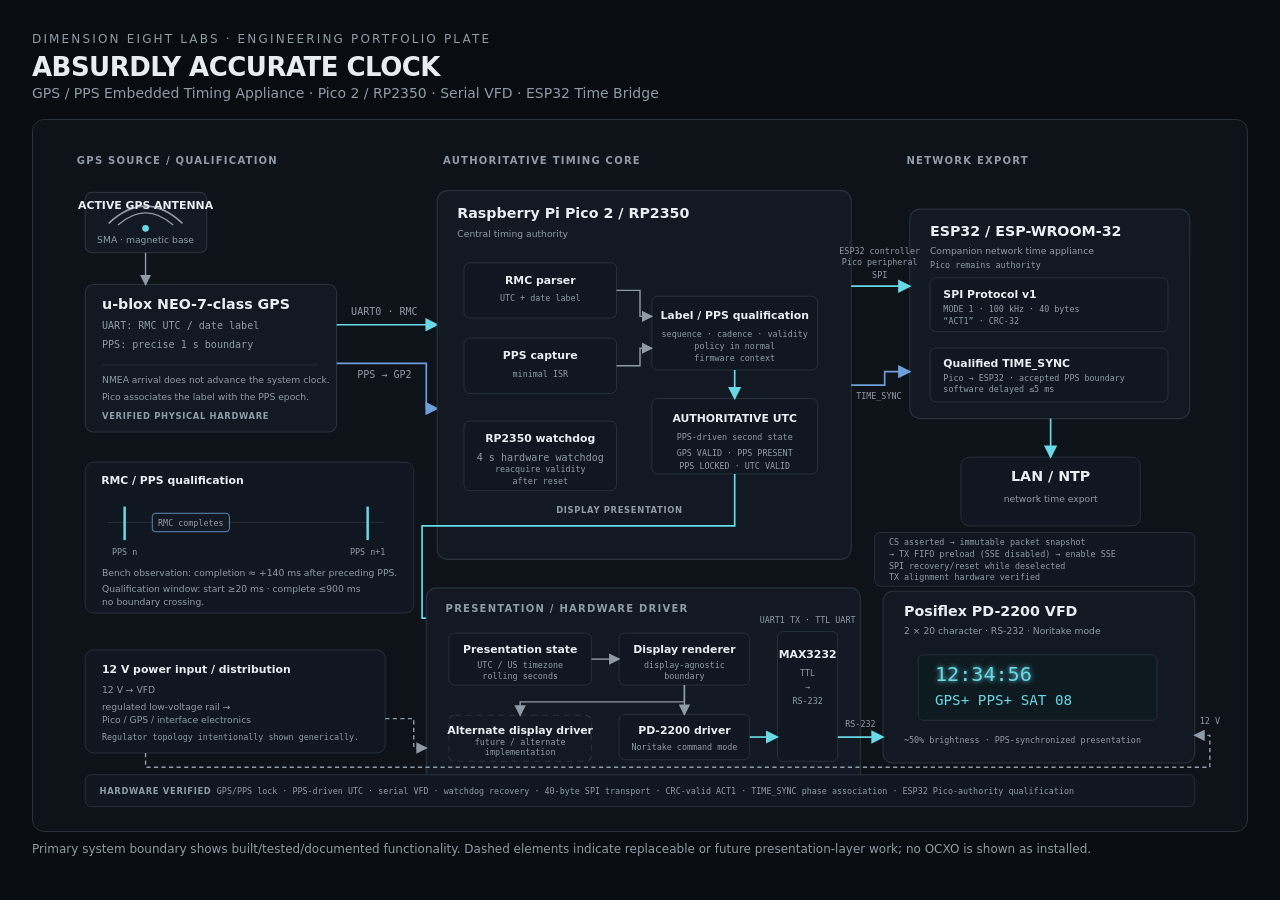
<file: images/interactive-diagrams/absurdly-accurate-clock-architecture.html>
<!doctype html>
<html lang="en">
<head>
<meta charset="utf-8">
<meta name="viewport" content="width=device-width,initial-scale=1">
<title>Absurdly Accurate Clock — Technical Architecture</title>
<link rel="icon" type="image/png" sizes="32x32" href="/favicon-32x32.png">
<link rel="icon" type="image/x-icon" href="/favicon.ico">
<link rel="apple-touch-icon" sizes="180x180" href="/apple-touch-icon.png">
<style>
:root{
  --bg:#090c10; --panel:#0e1319; --card:#121922; --text:#e8edf2;
  --muted:#8f9ba7; --border:#29333e; --cyan:#69d8e7; --blue:#6f9fda;
}
*{box-sizing:border-box}
html,body{margin:0;background:var(--bg);color:var(--text);font-family:Inter,ui-sans-serif,system-ui,-apple-system,BlinkMacSystemFont,"Segoe UI",sans-serif}
body{padding:32px}
.wrap{max-width:1500px;margin:auto}
.eyebrow{font-size:12px;letter-spacing:.18em;text-transform:uppercase;color:var(--muted)}
h1{font-size:26px;margin:6px 0 3px;letter-spacing:-.02em}
.subtitle,.note{color:var(--muted)}
.subtitle{font-size:14px;margin-bottom:18px}
.frame{overflow-x:auto;border:1px solid var(--border);border-radius:12px;background:var(--panel);padding:12px}
svg{display:block;width:100%;min-width:980px;height:auto}
.note{font-size:12px;margin-top:10px}
.box{fill:var(--card);stroke:var(--border);stroke-width:1.3}
.box2{fill:#101720;stroke:var(--border);stroke-width:1.1}
.dash{fill:transparent;stroke:var(--border);stroke-width:1.2;stroke-dasharray:7 6}
.wire{fill:none;stroke:var(--muted);stroke-width:1.7;marker-end:url(#arrow)}
.wire2{fill:none;stroke:var(--cyan);stroke-width:2;marker-end:url(#arrowC)}
.wire3{fill:none;stroke:var(--blue);stroke-width:2;marker-end:url(#arrowB)}
.power{stroke-dasharray:5 4}
.t1{font:600 17px ui-sans-serif,system-ui;fill:var(--text)}
.t2{font:600 13px ui-sans-serif,system-ui;fill:var(--text)}
.tm{font:12px ui-monospace,SFMono-Regular,Menlo,monospace;fill:var(--muted)}
.ts{font:11px ui-sans-serif,system-ui;fill:var(--muted)}
.tiny{font:10px ui-monospace,SFMono-Regular,Menlo,monospace;fill:var(--muted)}
.tag{font:600 10px ui-sans-serif,system-ui;letter-spacing:.08em;fill:var(--muted)}
.section{font:600 12px ui-sans-serif,system-ui;letter-spacing:.12em;fill:var(--muted)}
@media(max-width:700px){body{padding:14px}.frame{padding:6px}h1{font-size:21px}}
</style>
</head>
<body>
<div class="wrap">
<div class="eyebrow">Dimension Eight Labs · Engineering Portfolio Plate</div>
<h1>ABSURDLY ACCURATE CLOCK</h1>
<div class="subtitle">GPS / PPS Embedded Timing Appliance · Pico 2 / RP2350 · Serial VFD · ESP32 Time Bridge</div>
<div class="frame">
<svg viewBox="0 0 1420 820" role="img" aria-label="Technical architecture of the Absurdly Accurate Clock">
<defs>
 <marker id="arrow" markerWidth="8" markerHeight="8" refX="7" refY="4" orient="auto"><path d="M0,0 L8,4 L0,8 z" fill="#8f9ba7"/></marker>
 <marker id="arrowC" markerWidth="8" markerHeight="8" refX="7" refY="4" orient="auto"><path d="M0,0 L8,4 L0,8 z" fill="#69d8e7"/></marker>
 <marker id="arrowB" markerWidth="8" markerHeight="8" refX="7" refY="4" orient="auto"><path d="M0,0 L8,4 L0,8 z" fill="#6f9fda"/></marker>
 <filter id="glow"><feGaussianBlur stdDeviation="3" result="b"/><feMerge><feMergeNode in="b"/><feMergeNode in="SourceGraphic"/></feMerge></filter>
</defs>

<text x="38" y="38" class="section">GPS SOURCE / QUALIFICATION</text>
<text x="475" y="38" class="section">AUTHORITATIVE TIMING CORE</text>
<text x="1028" y="38" class="section">NETWORK EXPORT</text>

<rect x="48" y="72" width="145" height="72" rx="8" class="box"/>
<path d="M76 109 Q120 68 164 109" fill="none" stroke="#8f9ba7" stroke-width="2"/>
<path d="M87 111 Q120 82 153 111" fill="none" stroke="#8f9ba7" stroke-width="1.4"/>
<circle cx="120" cy="115" r="4" fill="#69d8e7"/>
<text x="120" y="92" text-anchor="middle" class="t2">ACTIVE GPS ANTENNA</text>
<text x="120" y="132" text-anchor="middle" class="ts">SMA · magnetic base</text>

<rect x="48" y="182" width="300" height="176" rx="10" class="box"/>
<text x="68" y="211" class="t1">u-blox NEO-7-class GPS</text>
<text x="68" y="235" class="tm">UART: RMC UTC / date label</text>
<text x="68" y="258" class="tm">PPS: precise 1 s boundary</text>
<line x1="68" y1="278" x2="326" y2="278" stroke="#29333e"/>
<text x="68" y="300" class="ts">NMEA arrival does not advance the system clock.</text>
<text x="68" y="320" class="ts">Pico associates the label with the PPS epoch.</text>
<text x="68" y="342" class="tag">VERIFIED PHYSICAL HARDWARE</text>
<path d="M120 144 L120 182" class="wire"/>

<rect x="48" y="394" width="392" height="180" rx="10" class="box2"/>
<text x="67" y="420" class="t2">RMC / PPS qualification</text>
<line x1="75" y1="466" x2="405" y2="466" stroke="#29333e"/>
<line x1="95" y1="447" x2="95" y2="487" stroke="#69d8e7" stroke-width="3"/>
<line x1="385" y1="447" x2="385" y2="487" stroke="#69d8e7" stroke-width="3"/>
<rect x="128" y="455" width="92" height="22" rx="4" fill="#121922" stroke="#6f9fda"/>
<text x="174" y="470" text-anchor="middle" class="tiny">RMC completes</text>
<text x="95" y="505" text-anchor="middle" class="tiny">PPS n</text>
<text x="385" y="505" text-anchor="middle" class="tiny">PPS n+1</text>
<text x="68" y="530" class="ts">Bench observation: completion ≈ +140 ms after preceding PPS.</text>
<text x="68" y="549" class="ts"><tspan x="68">Qualification window: start ≥20 ms · complete ≤900 ms</tspan><tspan x="68" dy="15">no boundary crossing.</tspan></text>

<path d="M348 230 H468" class="wire2"/>
<text x="405" y="218" text-anchor="middle" class="tm">UART0 · RMC</text>
<path d="M348 276 H455 V330 H468" class="wire3"/>
<text x="405" y="294" text-anchor="middle" class="tm">PPS → GP2</text>

<rect x="468" y="70" width="494" height="440" rx="12" class="box"/>
<text x="492" y="103" class="t1">Raspberry Pi Pico 2 / RP2350</text>
<text x="492" y="125" class="ts">Central timing authority</text>

<rect x="500" y="156" width="182" height="66" rx="7" class="box2"/>
<text x="591" y="181" text-anchor="middle" class="t2">RMC parser</text>
<text x="591" y="202" text-anchor="middle" class="tiny">UTC + date label</text>
<rect x="500" y="246" width="182" height="66" rx="7" class="box2"/>
<text x="591" y="271" text-anchor="middle" class="t2">PPS capture</text>
<text x="591" y="292" text-anchor="middle" class="tiny">minimal ISR</text>
<rect x="724" y="196" width="198" height="88" rx="7" class="box2"/>
<text x="823" y="223" text-anchor="middle" class="t2">Label / PPS qualification</text>
<text x="823" y="245" text-anchor="middle" class="tiny">sequence · cadence · validity</text>
<text x="823" y="259" text-anchor="middle" class="tiny"><tspan x="823">policy in normal</tspan><tspan x="823" dy="14">firmware context</tspan></text>
<rect x="724" y="318" width="198" height="90" rx="7" class="box2"/>
<text x="823" y="346" text-anchor="middle" class="t2">AUTHORITATIVE UTC</text>
<text x="823" y="368" text-anchor="middle" class="tiny">PPS-driven second state</text>
<text x="823" y="387" text-anchor="middle" class="tiny"><tspan x="823">GPS VALID · PPS PRESENT</tspan><tspan x="823" dy="15">PPS LOCKED · UTC VALID</tspan></text>
<path d="M682 189 H710 V220 H724" class="wire"/>
<path d="M682 279 H710 V258 H724" class="wire"/>
<path d="M823 284 V318" class="wire2"/>

<rect x="500" y="345" width="182" height="83" rx="7" class="box2"/>
<text x="591" y="370" text-anchor="middle" class="t2">RP2350 watchdog</text>
<text x="591" y="392" text-anchor="middle" class="tm">4 s hardware watchdog</text>
<text x="591" y="406" text-anchor="middle" class="tiny"><tspan x="591">reacquire validity</tspan><tspan x="591" dy="14">after reset</tspan></text>

<path d="M823 408 V470 H450 V580 H567 V598" class="wire2" data-signal="utc-presentation"/>
<text x="610" y="455" class="tag">DISPLAY PRESENTATION</text>

<rect x="455" y="544" width="518" height="236" rx="12" class="box"/>
<text x="478" y="573" class="section">PRESENTATION / HARDWARE DRIVER</text>
<rect x="482" y="598" width="170" height="62" rx="7" class="box2"/>
<text x="567" y="622" text-anchor="middle" class="t2">Presentation state</text>
<text x="567" y="640" text-anchor="middle" class="tiny"><tspan x="567">UTC / US timezone</tspan><tspan x="567" dy="13">rolling seconds</tspan></text>
<rect x="685" y="598" width="156" height="62" rx="7" class="box2"/>
<text x="763" y="622" text-anchor="middle" class="t2">Display renderer</text>
<text x="763" y="640" text-anchor="middle" class="tiny"><tspan x="763">display-agnostic</tspan><tspan x="763" dy="13">boundary</tspan></text>
<rect x="685" y="695" width="156" height="54" rx="7" class="box2"/>
<text x="763" y="718" text-anchor="middle" class="t2">PD-2200 driver</text>
<text x="763" y="737" text-anchor="middle" class="tiny">Noritake command mode</text>
<rect x="874" y="596" width="72" height="155" rx="7" class="box2"/>
<text x="910" y="586" text-anchor="middle" class="tiny">UART1 TX · TTL UART</text>
<text x="910" y="628" text-anchor="middle" class="t2">MAX3232</text>
<text x="910" y="649" text-anchor="middle" class="tiny">TTL</text>
<text x="910" y="666" text-anchor="middle" class="tiny">→</text>
<text x="910" y="683" text-anchor="middle" class="tiny">RS-232</text>
<path d="M652 629 H685" class="wire"/>
<path d="M763 660 V695" class="wire"/>
<path d="M841 722 H874" class="wire2" data-signal="ttl-uart"/>

<rect x="482" y="696" width="170" height="55" rx="7" class="dash"/>
<text x="567" y="718" text-anchor="middle" class="t2">Alternate display driver</text>
<text x="567" y="731" text-anchor="middle" class="tiny"><tspan x="567">future / alternate</tspan><tspan x="567" dy="13">implementation</tspan></text>
<path d="M763 660 V680 H567 V696" class="wire"/>

<rect x="1000" y="548" width="372" height="205" rx="12" class="box"/>
<text x="1025" y="577" class="t1">Posiflex PD-2200 VFD</text>
<text x="1025" y="599" class="ts">2 × 20 character · RS-232 · Noritake mode</text>
<rect x="1042" y="624" width="285" height="78" rx="6" fill="#0d1a20" stroke="#29333e"/>
<text x="1062" y="655" font-family="ui-monospace,SFMono-Regular,Menlo,monospace" font-size="24" fill="#69d8e7" filter="url(#glow)">12:34:56</text>
<text x="1062" y="684" font-family="ui-monospace,SFMono-Regular,Menlo,monospace" font-size="17" fill="#69d8e7">GPS+ PPS+ SAT 08</text>
<text x="1025" y="729" class="tiny">~50% brightness · PPS-synchronized presentation</text>
<path d="M946 722 H1000" class="wire2" data-signal="rs232"/>
<text x="973" y="710" text-anchor="middle" class="tiny">RS-232</text>

<rect x="1032" y="92" width="334" height="250" rx="12" class="box"/>
<text x="1056" y="124" class="t1">ESP32 / ESP-WROOM-32</text>
<text x="1056" y="146" class="ts">Companion network time appliance</text>
<text x="1056" y="162" class="tiny">Pico remains authority</text>
<rect x="1056" y="174" width="284" height="64" rx="7" class="box2"/>
<text x="1072" y="198" class="t2">SPI Protocol v1</text>
<text x="1072" y="215" class="tiny"><tspan x="1072">MODE 1 · 100 kHz · 40 bytes</tspan><tspan x="1072" dy="14">“ACT1” · CRC-32</tspan></text>
<rect x="1056" y="258" width="284" height="64" rx="7" class="box2"/>
<text x="1072" y="281" class="t2">Qualified TIME_SYNC</text>
<text x="1072" y="297" class="tiny"><tspan x="1072">Pico → ESP32 · accepted PPS boundary</tspan><tspan x="1072" dy="13">software delayed ≤5 ms</tspan></text>
<path d="M962 184 H1032" class="wire2" data-interface="spi"/>
<text x="996" y="145" text-anchor="middle" class="tiny"><tspan x="996">ESP32 controller</tspan><tspan x="996" dy="14">Pico peripheral</tspan></text>
<text x="996" y="174" text-anchor="middle" class="tiny">SPI</text>
<path d="M962 302 H1002 V286 H1032" class="wire3" data-interface="time-sync"/>
<text x="995" y="319" text-anchor="middle" class="tiny">TIME_SYNC</text>

<rect x="1093" y="388" width="214" height="82" rx="10" class="box2"/>
<text x="1200" y="417" text-anchor="middle" class="t1">LAN / NTP</text>
<text x="1200" y="442" text-anchor="middle" class="ts">network time export</text>
<path d="M1200 342 V388" class="wire2"/>

<rect x="990" y="478" width="382" height="64" rx="7" class="box2"/>
<text x="1007" y="493" class="tiny"><tspan x="1007">CS asserted → immutable packet snapshot</tspan><tspan x="1007" dy="14">→ TX FIFO preload (SSE disabled) → enable SSE</tspan><tspan x="1007" dy="14">SPI recovery/reset while deselected</tspan><tspan x="1007" dy="14">TX alignment hardware verified</tspan></text>

<rect x="48" y="618" width="358" height="123" rx="10" class="box2"/>
<text x="68" y="646" class="t2">12 V power input / distribution</text>
<text x="68" y="670" class="ts">12 V → VFD</text>
<text x="68" y="690" class="ts"><tspan x="68">regulated low-voltage rail →</tspan><tspan x="68" dy="15">Pico / GPS / interface electronics</tspan></text>
<text x="68" y="725" class="tiny">Regulator topology intentionally shown generically.</text>
<path d="M406 700 H440 V735 H455" class="wire power" data-power="regulated-rail"/>
<path d="M120 741 V758 H1390 V720 H1372" class="wire power" data-power="vfd-12v"/>
<text x="1390" y="706" text-anchor="middle" class="tiny">12 V</text>

<rect x="48" y="767" width="1324" height="38" rx="7" class="box2"/>
<text x="65" y="790" class="tag">HARDWARE VERIFIED</text>
<text x="205" y="790" class="tiny">GPS/PPS lock · PPS-driven UTC · serial VFD · watchdog recovery · 40-byte SPI transport · CRC-valid ACT1 · TIME_SYNC phase association · ESP32 Pico-authority qualification</text>
</svg>
</div>
<div class="note">Primary system boundary shows built/tested/documented functionality. Dashed elements indicate replaceable or future presentation-layer work; no OCXO is shown as installed.</div>
</div>
</body>
</html>
</file>
<file: css/main.css>
:root {
  color-scheme: dark;
  --color-background: #010100;
  --color-text: #b8ddd7;
  --color-caption: #97b5b0;
  --color-muted: #758985;
  --space-xs: 0.5rem;
  --space-sm: 1rem;
  --space-md: 1.5rem;
  --space-lg: 2.5rem;
  --transition-speed: 160ms;
}

* {
  box-sizing: border-box;
}

html {
  min-height: 100%;
  background: var(--color-background);
}

html.vfd-intro-pending main {
  visibility: hidden;
}

body {
  min-height: 100vh;
  min-height: 100svh;
  margin: 0;
  display: grid;
  place-items: center;
  padding: var(--space-md);
  background: var(--color-background);
  color: var(--color-text);
  font-family: system-ui, -apple-system, BlinkMacSystemFont, "Segoe UI", sans-serif;
  line-height: 1.5;
}

main {
  width: 100%;
  text-align: center;
  transform: translateY(-3vh);
}

h1 {
  margin: 0;
  font-family: "Avenir Next", "Segoe UI", Helvetica, Arial, sans-serif;
  font-size: clamp(1.25rem, 4vw, 1.5rem);
  font-weight: 300;
  letter-spacing: 0.21em;
  color: var(--color-caption);
}

.logo-frame {
  width: min(540px, 92vw, 100%);
  aspect-ratio: 25 / 18;
  margin: 0 auto 1.2rem;
  overflow: hidden;
}

.logo {
  display: block;
  width: 100%;
  height: auto;
  transform: translateY(-14%);
}

.tagline {
  margin: 0 auto 1.35rem;
  color: var(--color-muted);
  font-size: clamp(0.875rem, 2.5vw, 1rem);
  font-weight: 300;
  letter-spacing: 0.04em;
  line-height: 1.65;
}

.landing-nav {
  /* Retired from the root splash. Keep legacy/cached markup from exposing
     the old destination menu while clients transition to the new page. */
  display: none;
}

/* Shared textual link language; retain the landing page's original class as an alias. */
.github-link,
.dim8-link,
.dim8-link:link,
.dim8-link:visited {
  display: inline-block;
  color: var(--color-muted);
  font-size: 0.875rem;
  font-weight: 400;
  letter-spacing: 0.1em;
  text-decoration: none;
  transition: color var(--transition-speed) ease;
}

.github-link:hover,
.dim8-link:hover {
  color: var(--color-text);
}

.github-link:focus-visible,
.dim8-link:focus-visible {
  outline: 2px solid var(--color-text);
  outline-offset: 4px;
}

/* Contact opens a dialog, but its trigger uses the same textual link treatment. */
button.dim8-link {
  appearance: none;
  -webkit-appearance: none;
  margin: 0;
  padding: 0;
  border: 0;
  border-radius: 0;
  background: transparent;
  box-shadow: none;
  text-shadow: none;
  text-align: inherit;
  font-family: inherit;
  line-height: inherit;
  cursor: pointer;
}

.vfd-startup {
  position: fixed;
  inset: 0;
  z-index: 10;
  background: var(--color-background);
  opacity: 0;
  pointer-events: none;
}

html.vfd-intro-pending .vfd-startup {
  opacity: 1;
  pointer-events: auto;
}

html.vfd-intro-pending .vfd-startup__display {
  visibility: hidden;
}

.vfd-startup[hidden] {
  display: none;
}

.vfd-startup.is-active {
  opacity: 1;
  pointer-events: auto;
}

.vfd-startup.is-finishing {
  opacity: 0;
  pointer-events: none;
  transition: opacity 950ms ease-out;
}

.vfd-startup__display {
  position: absolute;
  top: var(--startup-logo-top, 50%);
  left: var(--startup-logo-left, 50%);
  width: var(--startup-logo-width, min(540px, 92vw));
  height: var(--startup-logo-height, auto);
  transform: var(--startup-logo-fallback, translate(-50%, -50%));
}

.vfd-startup__frame {
  position: relative;
  width: 100%;
  height: 100%;
  margin: 0;
}

.vfd-startup__logo {
  position: absolute;
  inset: 0;
  opacity: 0;
  filter: brightness(0.1) contrast(1.15) saturate(0.35);
}

.vfd-startup__logo--off {
  opacity: 0.16;
  filter: brightness(0.22) contrast(1.45) saturate(0.12) blur(0.25px);
  clip-path: inset(0 0 26% 0);
}

.vfd-startup__logo--partial-a {
  clip-path: inset(29% 4% 35% 3%);
}

.vfd-startup__logo--partial-b {
  clip-path: inset(5% 0 54% 0);
}

.vfd-startup__logo--mark {
  clip-path: inset(0 0 26% 0);
}

.vfd-startup__logo--text {
  clip-path: inset(74% calc(100% - var(--text-reveal-edge, 24%)) 19% 24%);
}

.vfd-startup__logo--lit {
  clip-path: inset(0 0 26% 0);
}

.vfd-startup__cursor {
  position: absolute;
  top: 84.2%;
  left: calc(var(--cursor-edge, 25%) + 0.35%);
  width: 1.25%;
  height: 6.2%;
  background: #9cc8c2;
  opacity: 0;
  filter: blur(0.25px);
}

.vfd-startup__heaters {
  position: absolute;
  inset: 15% 6% 20%;
  opacity: 0;
}

.vfd-startup__heaters span {
  position: absolute;
  left: 3%;
  width: 94%;
  border-top: 1px solid #657b7f;
  opacity: 0.22;
}

.vfd-startup__heaters span:nth-child(1) {
  top: 29%;
}

.vfd-startup__heaters span:nth-child(2) {
  top: 51%;
}

.vfd-startup__heaters span:nth-child(3) {
  top: 72%;
}

.vfd-startup__skip {
  position: absolute;
  z-index: 2;
  right: clamp(1rem, 3vw, 2rem);
  bottom: clamp(1rem, 3vw, 2rem);
  padding: 0.8rem 1.25rem;
  border: 1px solid var(--color-caption);
  border-radius: 999px;
  background: rgb(1 1 0 / 82%);
  color: var(--color-text);
  font: inherit;
  font-size: 1.03125rem;
  letter-spacing: 0.1em;
  text-decoration: none;
  cursor: pointer;
}

.vfd-startup__skip:hover {
  color: var(--color-text);
  border-color: var(--color-text);
  background: rgb(184 221 215 / 6%);
}

.vfd-startup__skip:focus-visible {
  outline: 1px solid var(--color-text);
  outline-offset: 4px;
}

.vfd-startup.state-off .vfd-startup__logo--off {
  opacity: 0.18;
}

.vfd-startup.state-black-hold .vfd-startup__logo,
.vfd-startup.state-black-hold .vfd-startup__heaters,
.vfd-startup.state-black-hold .vfd-startup__cursor {
  opacity: 0;
}

.vfd-startup.state-heater .vfd-startup__heaters {
  opacity: 0.78;
}

.vfd-startup.state-faint-ghost .vfd-startup__logo--lit {
  opacity: 0.22;
  filter: brightness(0.42) contrast(1.4) saturate(0.45) blur(0.65px);
}

.vfd-startup.state-strike-1 .vfd-startup__logo--lit {
  opacity: 0.52;
  filter: brightness(0.78) contrast(1.25) saturate(0.72) blur(0.35px);
}

.vfd-startup.state-dropout .vfd-startup__logo--off,
.vfd-startup.state-short-dropout .vfd-startup__logo--off {
  opacity: 0.035;
  filter: brightness(0.08) contrast(1.25) saturate(0);
}

.vfd-startup.state-strike-2 .vfd-startup__logo--partial-a {
  opacity: 0.72;
  filter: brightness(0.95) contrast(1.2) saturate(0.9) blur(0.2px);
}

.vfd-startup.state-partial .vfd-startup__logo--partial-a {
  opacity: 1;
  filter: brightness(1.12) contrast(1.15) saturate(1.05);
}

.vfd-startup.state-partial .vfd-startup__logo--partial-b {
  opacity: 0.38;
  filter: brightness(0.58) contrast(1.25) saturate(0.6) blur(0.4px);
}

.vfd-startup.state-ignite .vfd-startup__logo--lit {
  opacity: 1;
  filter: none;
}

.vfd-startup.state-flutter .vfd-startup__logo--lit {
  opacity: 0.9;
  filter: brightness(0.95);
}

.vfd-startup.state-stable .vfd-startup__logo--lit {
  opacity: 0;
}

.vfd-startup.state-stable .vfd-startup__logo--off,
.vfd-startup.is-text-phase .vfd-startup__logo--off,
.vfd-startup.is-text-phase .vfd-startup__logo--partial-a,
.vfd-startup.is-text-phase .vfd-startup__logo--partial-b,
.vfd-startup.is-text-phase .vfd-startup__logo--lit {
  opacity: 0;
}

.vfd-startup.state-stable .vfd-startup__logo--mark,
.vfd-startup.is-text-phase .vfd-startup__logo--mark,
.vfd-startup.is-text-phase .vfd-startup__logo--text {
  opacity: 1;
  filter: none;
}

.vfd-startup.is-text-phase .vfd-startup__cursor.is-visible {
  opacity: 0.88;
}

.vfd-startup.state-power-pop .vfd-startup__logo--lit {
  opacity: 0.3;
  filter: none;
}

.vfd-startup.state-blackout .vfd-startup__logo--off {
  opacity: 0.02;
  filter: brightness(0.04) saturate(0);
}

.vfd-startup.state-blackout .vfd-startup__logo--lit,
.vfd-startup.state-blackout .vfd-startup__logo--partial-a,
.vfd-startup.state-blackout .vfd-startup__logo--partial-b,
.vfd-startup.state-blackout .vfd-startup__logo--mark,
.vfd-startup.state-blackout .vfd-startup__logo--text,
.vfd-startup.state-blackout .vfd-startup__heaters {
  opacity: 0;
}

.vfd-startup.state-partial-2 .vfd-startup__logo--partial-a {
  opacity: 0.82;
  filter: brightness(1.02) contrast(1.18) saturate(0.9);
}

.vfd-startup.state-partial-2 .vfd-startup__logo--partial-b {
  opacity: 0.58;
  filter: brightness(0.72) contrast(1.2) saturate(0.7);
}

.vfd-startup.state-collapse-line .vfd-startup__display {
  transform: scaleY(0.006);
  transform-origin: center;
  transition: transform 135ms cubic-bezier(0.55, 0, 1, 0.55);
}

.vfd-startup.state-collapse-dot .vfd-startup__display,
.vfd-startup.state-dot-hold .vfd-startup__display,
.vfd-startup.state-dot-out .vfd-startup__display {
  transform: scale(0.008, 0.006);
  transform-origin: center;
}

.vfd-startup.state-collapse-dot .vfd-startup__display {
  transition: transform 105ms ease-in;
}

.vfd-startup.state-dot-out .vfd-startup__display {
  opacity: 0;
  transition: opacity 90ms ease-out;
}

.vfd-startup.state-shutdown-black .vfd-startup__display {
  opacity: 0;
}
</file>
<file: css/interior.css>
/* Cyan belongs to site chrome; readable interior content uses neutral off-whites. */
body.interior-page {
  display: block;
  place-items: normal;
  padding: 0;
  color: var(--content-text);
  /* Keep the top near-black, easing into a dark, neutral charcoal surface. */
  background-color: #191b1c;
  background-image: linear-gradient(to bottom, var(--color-background) 0, #050708 10rem, #191b1c 42rem);
  background-repeat: no-repeat;
}

.interior-page {
  --interior-width: 70rem;
  --interior-rule: #52666b;
  --content-heading: #f2f2ef;
  --content-text: #d3d6d6;
  --content-secondary: #b9bdbd;
}

dim8-header {
  display: block;
}

.site-header {
  border-bottom: 1px solid var(--interior-rule);
}

.site-header__inner,
.interior-main {
  width: min(100% - 3rem, var(--interior-width));
  margin-inline: auto;
}

.site-header__inner {
  display: flex;
  align-items: center;
  justify-content: space-between;
  flex-wrap: wrap;
  gap: var(--space-sm) var(--space-lg);
  padding-block: var(--space-sm);
}

.site-brand {
  display: inline-flex;
  align-items: flex-end;
  gap: var(--space-sm);
  color: var(--color-caption);
  text-decoration: none;
}

/* Crop the existing PNG to its seven-segment mark. No new artwork or animation. */
.site-brand__mark {
  position: relative;
  display: block;
  flex: 0 0 52px;
  width: 52px;
  height: 72.8px;
  overflow: hidden;
}

.site-brand__mark img {
  position: absolute;
  width: 145.6px;
  height: 145.6px;
  max-width: none;
  left: -44.2px;
  top: -26px;
}

.site-brand__text {
  font-family: "Avenir Next", "Segoe UI", Helvetica, Arial, sans-serif;
  font-size: 1.125rem;
  font-weight: 300;
  letter-spacing: 0.21em;
  /* Align the visible lettering with the mark's lower edge above the header rule. */
  line-height: 1;
  transform: translateY(0.15em);
}

.site-nav {
  display: flex;
  align-items: center;
  flex-wrap: wrap;
  gap: var(--space-sm) var(--space-md);
}

.site-nav .dim8-link[aria-current="page"] {
  color: var(--color-text);
  text-decoration: underline;
  text-decoration-color: var(--interior-rule);
  text-decoration-thickness: 1px;
  text-underline-offset: 0.45em;
}

.modal-control {
  display: inline-flex;
  align-items: center;
  gap: var(--space-xs);
  padding: 0.5rem 0;
  border: 0;
  border-radius: 0;
  background: transparent;
  color: var(--color-muted);
  font: inherit;
  font-size: 0.875rem;
  font-weight: 400;
  letter-spacing: 0.1em;
  text-decoration: none;
  cursor: pointer;
  transition: color var(--transition-speed) ease;
}

.modal-control:hover,
.site-brand:hover {
  color: var(--color-text);
}

.interior-page :focus-visible {
  outline: 2px solid var(--color-text);
  outline-offset: 4px;
}

.interior-main {
  text-align: left;
  transform: none;
  color: var(--content-text);
  font-size: 1rem;
  line-height: 1.75;
  letter-spacing: normal;
}

.interior-main :where(h1, h2, h3, h4, h5, h6) {
  margin: 0;
  color: var(--content-heading);
  font-family: inherit;
  font-weight: 500;
  letter-spacing: 0.015em;
  line-height: 1.35;
}

.interior-main :where(h1) {
  font-size: 1.5rem;
}

.interior-main :where(h2) {
  font-size: 1.25rem;
}

.interior-main :where(h3, h4, h5, h6) {
  font-size: 1.125rem;
}

.interior-main :where(figcaption, .content-caption) {
  color: var(--content-secondary);
  font-size: 0.875rem;
  line-height: 1.6;
  letter-spacing: normal;
}

/* Preserve the landing link's rhythm inside longer-reading content regions. */
.interior-page .dim8-link {
  line-height: 1.5;
}

.contact-dialog h2 {
  font-family: "Avenir Next", "Segoe UI", Helvetica, Arial, sans-serif;
  font-size: 1.125rem;
  font-weight: 300;
  letter-spacing: 0.21em;
  color: var(--color-caption);
  margin: 0;
}

.identity-strip {
  display: flex;
  align-items: flex-start;
  justify-content: space-between;
  flex-wrap: wrap;
  gap: var(--space-sm) var(--space-lg);
  padding-block: 2rem;
  border-bottom: 1px solid var(--interior-rule);
}

.identity-strip h1 {
  color: var(--content-heading);
  font-size: 1.25rem;
  font-weight: 500;
  letter-spacing: 0.025em;
  line-height: 1.4;
}

.identity-group {
  display: grid;
  grid-template-rows: 1.75rem minmax(2.375rem, auto);
  align-items: center;
  justify-items: start;
  row-gap: var(--space-xs);
}

.identity-group--details {
  justify-items: end;
  text-align: right;
}

.resume-link {
  white-space: nowrap;
}

.pdf-document {
  display: inline-block;
  width: 2rem;
  height: 2.375rem;
  margin-right: var(--space-xs);
  vertical-align: middle;
  color: var(--color-caption);
}

.location,
.interior-note,
.resume-notice,
.pending-notice {
  color: var(--content-secondary);
  font-size: 0.875rem;
  font-weight: 400;
  letter-spacing: normal;
  line-height: 1.65;
}

.resume-notice,
.pending-notice {
  display: none;
  flex-basis: 100%;
  margin: 0;
}

.resume-notice:target,
.pending-notice:target {
  display: block;
}

.portfolio-projects,
.examples-placeholder {
  padding-block: var(--space-lg);
}

/* Each entry keeps image-first source order. Only the desktop grid alternates. */
.portfolio-projects {
  display: grid;
  row-gap: clamp(4rem, 8vw, 7rem);
}

.portfolio-replay {
  padding-bottom: var(--space-lg);
  text-align: right;
}

.portfolio-replay .dim8-link {
  color: var(--content-secondary);
  font-size: 0.75rem;
  opacity: 0.68;
}

.portfolio-replay .dim8-link:hover,
.portfolio-replay .dim8-link:focus-visible {
  opacity: 1;
}

.project-entry {
  display: grid;
  grid-template-columns: repeat(2, minmax(0, 1fr));
  grid-template-areas: "media copy";
  align-items: start;
  gap: clamp(1.5rem, 4vw, 3rem);
}

.project-entry:nth-child(even) {
  grid-template-areas: "copy media";
}

.project-media {
  grid-area: media;
  position: relative;
  display: grid;
  /* This default sizes placeholders; set --project-image-ratio for actual artwork. */
  aspect-ratio: var(--project-image-ratio, 4 / 3);
  color: var(--content-secondary);
  text-decoration: none;
}

.project-media img {
  position: absolute;
  inset: 0;
  display: block;
  width: 100%;
  height: 100%;
  object-fit: contain;
}

.project-image-placeholder {
  display: grid;
  place-items: center;
  padding: var(--space-sm);
  border: 1px solid var(--color-muted);
  background: rgb(151 181 176 / 4%);
  font-size: 0.875rem;
  font-weight: 300;
  letter-spacing: 0.04em;
}

.project-copy {
  grid-area: copy;
  min-width: 0;
}

.project-title {
  margin: 0;
  font-size: clamp(1.125rem, 2.5vw, 1.5rem);
}

.project-summary {
  margin-block: var(--space-sm) var(--space-md);
  color: var(--content-text);
  font-size: 1rem;
  font-weight: 400;
  letter-spacing: normal;
  line-height: 1.75;
}

.project-actions {
  display: flex;
  flex-wrap: wrap;
  gap: var(--space-sm) var(--space-md);
}

.project-detail {
  padding-block: var(--space-lg);
}

.project-detail .project-actions {
  margin-top: var(--space-md);
}

.project-detail-content {
  margin-top: var(--space-lg);
}

.project-detail-content :where(p, ul, ol, blockquote) {
  max-width: 70ch;
}

.skip-link {
  position: absolute;
  top: var(--space-xs);
  left: var(--space-md);
  z-index: 1;
  padding: var(--space-xs);
  background: var(--color-background);
  transform: translateY(-200%);
}

.skip-link:focus {
  transform: none;
}

.contact-dialog {
  width: min(32rem, calc(100% - 2rem));
  max-height: calc(100svh - 2rem);
  overflow-y: auto;
  padding: var(--space-md);
  border: 1px solid var(--color-muted);
  background: var(--color-background);
  color: var(--color-text);
}

.contact-dialog::backdrop {
  background: rgb(1 1 0 / 85%);
}

.contact-heading {
  display: flex;
  align-items: center;
  justify-content: space-between;
  gap: var(--space-sm);
  margin-bottom: var(--space-sm);
}

.contact-form {
  display: grid;
  gap: var(--space-xs);
}

.contact-form label {
  margin-top: var(--space-xs);
  color: var(--color-caption);
  font-size: 0.875rem;
  letter-spacing: 0.04em;
}

.contact-form input,
.contact-form textarea {
  width: 100%;
  min-width: 0;
  padding: 0.625rem;
  border: 1px solid var(--color-muted);
  border-radius: 0;
  background: var(--color-background);
  color: var(--color-text);
  font: inherit;
  font-size: 1rem;
}

.contact-form textarea {
  resize: vertical;
}

.contact-form .interior-note {
  margin-block: var(--space-xs);
}

#contact-turnstile {
  min-height: 65px;
  margin-block: var(--space-xs);
}

.form-submit {
  justify-self: start;
  padding: 0.625rem var(--space-sm);
  border: 1px solid var(--color-muted);
  border-radius: 0;
  background: transparent;
  color: var(--color-text);
  font: inherit;
  font-size: 0.875rem;
  letter-spacing: 0.1em;
  cursor: pointer;
}

.form-submit:hover {
  border-color: var(--color-text);
}

@media (max-width: 40rem) {
  .site-header__inner,
  .interior-main {
    width: calc(100% - 2rem);
  }

  .site-nav {
    flex-basis: 100%;
  }

  .identity-strip {
    column-gap: var(--space-md);
  }

  .project-entry,
  .project-entry:nth-child(even) {
    grid-template-columns: minmax(0, 1fr);
    grid-template-areas: "media" "copy";
  }
}

@media (max-width: 24rem) {
  .identity-group--details {
    flex-basis: 100%;
    justify-items: start;
    text-align: left;
  }
}
</file>
<file: css/apps.css>
/* App pages extend the shared portfolio vocabulary without changing engineering pages. */
.apps-index {
  padding-block: var(--space-lg);
}

.apps-introduction {
  max-width: 48rem;
  margin-bottom: var(--space-lg);
}

.apps-introduction p,
.app-lede {
  margin: var(--space-xs) 0 0;
  color: var(--content-secondary);
}

.apps-list {
  padding-block: 0;
  row-gap: 0;
}

/* App rows remain artwork-left so adjacent products read consistently. This
   intentionally overrides the alternating engineering-portfolio layout. */
.apps-list .app-entry {
  grid-template-areas: "media copy";
}

/* Separate adjacent apps without adding decorative markup to every entry. */
.apps-list .app-entry + .app-entry {
  position: relative;
  margin-top: clamp(2rem, 4vw, 3.5rem);
  padding-top: clamp(2rem, 4vw, 3.5rem);
}

.apps-list .app-entry + .app-entry::before {
  position: absolute;
  inset: 0 0 auto;
  height: 1px;
  background: linear-gradient(
    90deg,
    rgb(151 181 176 / 78%) 0 12%,
    rgb(82 102 107 / 68%) 12% 100%
  );
  box-shadow: 0 0 8px rgb(151 181 176 / 12%);
  content: "";
}

/* Phone screenshots keep their natural tall proportions without dominating a row. */
.app-entry__media {
  width: min(100%, 21rem);
  justify-self: center;
}

.app-entry__media--themes,
.app-entry__media--screenshots {
  width: min(100%, 31.5rem);
}

.app-entry__media img,
.app-gallery img {
  border: 1px solid var(--interior-rule);
  background: #080b0c;
}

.app-entry__media--themes .app-entry__theme-shot {
  inset: 0 auto auto 14%;
  width: 48%;
  height: 72.4638%;
  object-fit: contain;
  z-index: 2;
}

.app-entry__media--themes .app-entry__theme-shot--dark {
  inset: 27.5362% auto auto 38%;
  z-index: 1;
}

.app-entry__media--themes .app-entry__theme-shot--classic {
  z-index: 2;
}

/* Reusable two-screen stack. Background and foreground classes make the
   intended reading order independent of the images' source order. */
.app-entry__media--screenshots .app-entry__screenshot {
  inset: 0 auto auto 14%;
  width: 48%;
  height: 72.4638%;
  object-fit: contain;
}

.app-entry__media--screenshots .app-entry__screenshot--background {
  inset: 27.5362% auto auto 38%;
  z-index: 1;
}

.app-entry__media--screenshots .app-entry__screenshot--foreground {
  z-index: 2;
}

.app-entry {
  align-items: end;
}

.app-eyebrow {
  margin: 0 0 var(--space-xs);
  color: var(--color-caption);
  font-size: 0.75rem;
  font-weight: 500;
  letter-spacing: 0.14em;
  line-height: 1.5;
  text-transform: uppercase;
}

.app-platforms {
  display: grid;
  gap: 0.4rem;
  max-width: 30rem;
  margin: 0 0 var(--space-md);
  padding: 0;
  list-style: none;
}

.app-platforms li {
  display: flex;
  justify-content: space-between;
  gap: var(--space-sm);
  padding-bottom: 0.4rem;
  border-bottom: 1px solid rgb(82 102 107 / 55%);
}

.app-platforms strong {
  color: var(--content-secondary);
  font-size: 0.875rem;
  font-weight: 400;
  white-space: nowrap;
}

.app-detail__actions {
  align-items: center;
}

.project-detail .project-actions .app-action--primary {
  padding: 0.25rem 0.65rem;
  border: 1px solid var(--color-caption);
  color: var(--color-text);
}

.project-detail .project-actions .app-action--primary:hover {
  border-color: var(--color-text);
}

.app-detail__content {
  display: grid;
  gap: var(--space-lg);
}

.app-detail__content .case-study-section + .case-study-section {
  margin-top: 0;
}

.app-platforms--detail {
  margin-top: var(--space-sm);
}

.app-feature-list {
  margin-bottom: 0;
  padding-left: 1.25rem;
}

.app-screenshots,
.app-screenshots > h2 {
  max-width: none;
}

.app-gallery {
  display: grid;
  grid-template-columns: repeat(2, minmax(0, 1fr));
  align-items: start;
  gap: clamp(1rem, 4vw, 3rem);
  margin-top: var(--space-sm);
}

.app-gallery figure {
  min-width: 0;
  margin: 0;
}

.app-gallery img {
  display: block;
  width: 100%;
  height: auto;
}

.app-gallery figcaption {
  margin-top: var(--space-xs);
}

.app-install__intro {
  margin-bottom: var(--space-sm);
}

.app-install__tabset {
  max-width: 44rem;
}

.app-install__tabs {
  display: grid;
  grid-template-columns: repeat(2, minmax(0, 1fr));
  width: min(100%, 28rem);
  border: 1px solid var(--interior-rule);
}

.app-install__tab {
  min-width: 0;
  padding: 0.65rem var(--space-sm);
  border: 0;
  border-radius: 0;
  background: transparent;
  color: var(--content-secondary);
  font: inherit;
  font-size: 0.875rem;
  cursor: pointer;
}

.app-install__tab + .app-install__tab {
  border-left: 1px solid var(--interior-rule);
}

.app-install__tab[aria-selected="true"] {
  background: rgb(151 181 176 / 12%);
  color: var(--color-text);
}

.app-install__tab:hover {
  color: var(--color-text);
}

.app-install__panel {
  max-width: 44rem;
  padding: var(--space-md) 0 0;
}

.app-install__panel[hidden] {
  display: none;
}

.app-install__panel h3 {
  margin-bottom: var(--space-xs);
}

.app-install__panel ol {
  margin: 0 0 var(--space-sm);
  padding-left: 1.35rem;
}

.app-install__panel li + li {
  margin-top: 0.3rem;
}

.app-install__panel a {
  color: var(--color-text);
  overflow-wrap: anywhere;
  text-underline-offset: 0.2em;
}

.app-install__panel p,
.app-install__offline-note {
  margin-bottom: 0;
  color: var(--content-secondary);
}

.app-install__offline-note {
  margin-top: var(--space-md);
}

@media (max-width: 40rem) {
  .apps-list .app-entry {
    grid-template-areas: "media" "copy";
  }

  .app-entry__media {
    width: min(100%, 18rem);
  }

  .app-gallery {
    grid-template-columns: minmax(0, 1fr);
    justify-items: center;
  }

  .app-gallery figure {
    width: min(100%, 24rem);
  }
}

@media (max-width: 24rem) {
  .app-platforms li {
    display: grid;
    gap: 0;
  }

  .app-install__tab {
    padding-inline: var(--space-xs);
    font-size: 0.8125rem;
  }
}
</file>
<file: css/website-examples.css>
.website-examples {
  padding-block: var(--space-lg);
}

.website-examples > h1 {
  margin-bottom: var(--space-lg);
}

.website-examples__list {
  display: grid;
  row-gap: clamp(4rem, 8vw, 7rem);
}

.website-example {
  position: relative;
  isolation: isolate;
  min-width: 0;
  margin: 0;
}

.website-example__image-link {
  display: block;
  line-height: 0;
}

.website-example img {
  display: block;
  width: 100%;
  height: auto;
  filter: brightness(0.85);
  transition: filter 180ms ease;
}

.website-example__image-link:hover img,
.website-example__image-link:focus-visible img {
  filter: brightness(1);
}

.website-example__info {
  position: absolute;
  z-index: 2;
  right: -1rem;
  bottom: -1.25rem;
  width: min(35%, 26rem);
  padding: 1.25rem 1.5rem 1.35rem;
  background: var(--color-caption);
  clip-path: polygon(1.5rem 0, 100% 0, 100% 100%, 0 100%, 0 1.5rem);
  filter: drop-shadow(0 0.65rem 1rem rgb(0 0 0 / 28%));
  color: var(--content-text);
}

.website-example__info::before {
  position: absolute;
  z-index: -1;
  inset: 1px;
  background: #111718;
  clip-path: polygon(calc(1.5rem - 1px) 0, 100% 0, 100% 100%, 0 100%, 0 calc(1.5rem - 1px));
  content: "";
}

.website-example__info h2 {
  font-size: 1.125rem;
}

.website-example__info > * {
  position: relative;
}

.website-example__info p {
  margin: 0.375rem 0 0.625rem;
  color: var(--content-text);
  font-size: 0.875rem;
  line-height: 1.5;
}

@media (max-width: 58rem) {
  .website-examples__list {
    row-gap: var(--space-lg);
  }

  .website-example__info {
    position: relative;
    right: auto;
    bottom: auto;
    width: calc(100% - 1rem);
    max-width: 34rem;
    margin: var(--space-sm) 0 0 auto;
    padding: 1rem 1.125rem 1.125rem;
    clip-path: polygon(1.125rem 0, 100% 0, 100% 100%, 0 100%, 0 1.125rem);
  }

  .website-example__info::before {
    clip-path: polygon(calc(1.125rem - 1px) 0, 100% 0, 100% 100%, 0 100%, 0 calc(1.125rem - 1px));
  }
}
</file>
<file: css/project-detail.css>
/* Case-study flow only. Colors, typography, links, width and shell stay shared. */
.case-study-image,
.case-study-architecture {
  width: 100%;
  color: var(--content-secondary);
  text-align: center;
}

.case-study-image {
  margin: var(--space-md) 0 0;
  text-align: left;
}

.case-study-image img {
  display: block;
  width: 100%;
  height: auto;
}

.case-study-image figcaption,
.case-study-architecture figcaption {
  margin-top: var(--space-xs);
}

.case-study-architecture {
  margin: var(--space-md) 0 0;
  text-align: left;
}

.case-study-section + .case-study-section {
  margin-top: var(--space-lg);
}

.case-study-section h2 {
  margin-bottom: var(--space-sm);
}

.case-study-section h3 {
  margin-bottom: var(--space-xs);
}

.case-study-section p {
  margin-block: 0 var(--space-sm);
}

.case-study-section p:last-child {
  margin-bottom: 0;
}

.project-detail .project-actions .dim8-link,
.project-detail .project-return-nav .dim8-link {
  font-size: 1.75rem;
}

.project-return-nav {
  margin-top: var(--space-lg);
}
</file>
<file: css/aac-architecture.css>
/* SVG artwork styles extracted from the standalone architecture source.
   Keep every selector and palette variable scoped to this diagram. */
.aac-architecture-diagram {
  --aac-arch-bg:#090c10; --aac-arch-panel:#0e1319; --aac-arch-card:#121922; --aac-arch-text:#e8edf2;
  --aac-arch-muted:#8f9ba7; --aac-arch-border:#29333e; --aac-arch-cyan:#69d8e7; --aac-arch-blue:#6f9fda;

  display: block;
  width: 100%;
  max-width: 100%;
  min-width: 0;
  height: auto;
  background: var(--aac-arch-panel);
}

.aac-architecture-diagram .box{fill:var(--aac-arch-card);stroke:var(--aac-arch-border);stroke-width:1.3}
.aac-architecture-diagram .box2{fill:#101720;stroke:var(--aac-arch-border);stroke-width:1.1}
.aac-architecture-diagram .dash{fill:transparent;stroke:var(--aac-arch-border);stroke-width:1.2;stroke-dasharray:7 6}
.aac-architecture-diagram .wire{fill:none;stroke:var(--aac-arch-muted);stroke-width:1.7;marker-end:url(#aac-architecture-arrow)}
.aac-architecture-diagram .wire2{fill:none;stroke:var(--aac-arch-cyan);stroke-width:2;marker-end:url(#aac-architecture-arrow-c)}
.aac-architecture-diagram .wire3{fill:none;stroke:var(--aac-arch-blue);stroke-width:2;marker-end:url(#aac-architecture-arrow-b)}
.aac-architecture-diagram .power{stroke-dasharray:5 4}
.aac-architecture-diagram .t1{font:600 17px ui-sans-serif,system-ui;fill:var(--aac-arch-text)}
.aac-architecture-diagram .t2{font:600 13px ui-sans-serif,system-ui;fill:var(--aac-arch-text)}
.aac-architecture-diagram .tm{font:12px ui-monospace,SFMono-Regular,Menlo,monospace;fill:var(--aac-arch-muted)}
.aac-architecture-diagram .ts{font:11px ui-sans-serif,system-ui;fill:var(--aac-arch-muted)}
.aac-architecture-diagram .tiny{font:10px ui-monospace,SFMono-Regular,Menlo,monospace;fill:var(--aac-arch-muted)}
.aac-architecture-diagram .tag{font:600 10px ui-sans-serif,system-ui;letter-spacing:.08em;fill:var(--aac-arch-muted)}
.aac-architecture-diagram .section{font:600 12px ui-sans-serif,system-ui;letter-spacing:.12em;fill:var(--aac-arch-muted)}
</file>
<file: css/bathroom-clock.css>
.bathroom-clock-intro {
  max-width: 72ch;
  margin-top: var(--space-md);
  color: var(--content-text);
  font-size: clamp(1.05rem, 2vw, 1.2rem);
}

.bathroom-clock-facts,
.bathroom-clock-resource-grid,
.bathroom-clock-architecture,
.bathroom-clock-gallery {
  display: grid;
  gap: var(--space-md);
}

.bathroom-clock-facts {
  grid-template-columns: repeat(4, minmax(0, 1fr));
  margin: var(--space-lg) 0 0;
  padding: var(--space-md) 0;
  border-block: 1px solid var(--interior-rule);
}

.bathroom-clock-facts div,
.bathroom-clock-resource-grid div {
  min-width: 0;
}

.bathroom-clock-facts dt,
.bathroom-clock-resource-grid dt,
.bathroom-clock-status {
  color: var(--color-caption);
  font-size: 0.75rem;
  font-weight: 500;
  letter-spacing: 0.1em;
  text-transform: uppercase;
}

.bathroom-clock-facts dd,
.bathroom-clock-resource-grid dd {
  margin: 0.25rem 0 0;
  color: var(--content-heading);
  line-height: 1.45;
}

.bathroom-clock-architecture {
  grid-template-columns: repeat(4, minmax(0, 1fr));
  align-items: stretch;
  margin-top: var(--space-md);
}

.bathroom-clock-architecture section {
  position: relative;
  padding: var(--space-sm);
  border-top: 1px solid var(--color-muted);
  background: rgb(1 1 0 / 16%);
}

.bathroom-clock-architecture section:not(:last-child)::after {
  content: "→";
  position: absolute;
  top: 1rem;
  right: calc(var(--space-md) * -0.7);
  z-index: 1;
  color: var(--color-caption);
}

.bathroom-clock-architecture h3 {
  font-size: 1rem;
}

.bathroom-clock-architecture p {
  margin-top: var(--space-xs);
  color: var(--content-secondary);
  font-size: 0.875rem;
  line-height: 1.6;
}

.bathroom-clock-state-list,
.bathroom-clock-qualification-list,
.bathroom-clock-next-list {
  max-width: 70ch;
  padding-left: 1.25rem;
}

.bathroom-clock-state-list li + li,
.bathroom-clock-qualification-list li + li,
.bathroom-clock-next-list li + li {
  margin-top: var(--space-xs);
}

.bathroom-clock-resource-grid {
  grid-template-columns: repeat(3, minmax(0, 1fr));
  margin: var(--space-md) 0;
  padding: var(--space-md);
  border: 1px solid var(--interior-rule);
}

.bathroom-clock-resource-grid dd strong {
  display: block;
  font-size: 1.25rem;
  font-weight: 500;
}

.bathroom-clock-resource-grid dd span {
  display: block;
  margin-top: 0.2rem;
  color: var(--content-secondary);
  font-size: 0.875rem;
}

.bathroom-clock-webui {
  display: grid;
  grid-template-columns: minmax(0, 0.62fr) minmax(0, 0.38fr);
  align-items: start;
  gap: clamp(1.5rem, 4vw, 3rem);
  margin-top: var(--space-md);
}

.bathroom-clock-webui figure,
.bathroom-clock-gallery figure {
  margin: 0;
}

.bathroom-clock-webui img,
.bathroom-clock-gallery img {
  display: block;
  width: 100%;
  height: auto;
}

.bathroom-clock-audio {
  display: block;
  width: min(100%, 24rem);
  margin-block: var(--space-sm);
}

.bathroom-clock-webui figure {
  max-width: 30rem;
  justify-self: center;
}

.bathroom-clock-webui figcaption,
.bathroom-clock-gallery figcaption {
  margin-top: var(--space-xs);
}

.bathroom-clock-gallery {
  grid-template-columns: repeat(3, minmax(0, 1fr));
  margin-top: var(--space-md);
}

.bathroom-clock-gallery figure {
  min-width: 0;
}

.bathroom-clock-note {
  padding-left: var(--space-sm);
  border-left: 2px solid var(--interior-rule);
  color: var(--content-secondary);
}

@media (max-width: 56rem) {
  .bathroom-clock-facts,
  .bathroom-clock-architecture {
    grid-template-columns: repeat(2, minmax(0, 1fr));
  }

  .bathroom-clock-architecture section:nth-child(2)::after {
    content: "";
  }

  .bathroom-clock-webui {
    grid-template-columns: minmax(0, 1fr);
  }

  .bathroom-clock-webui figure {
    justify-self: start;
  }
}

@media (max-width: 40rem) {
  .bathroom-clock-facts,
  .bathroom-clock-resource-grid,
  .bathroom-clock-architecture,
  .bathroom-clock-gallery {
    grid-template-columns: minmax(0, 1fr);
  }

  .bathroom-clock-architecture section::after {
    content: "" !important;
  }
}
</file>
